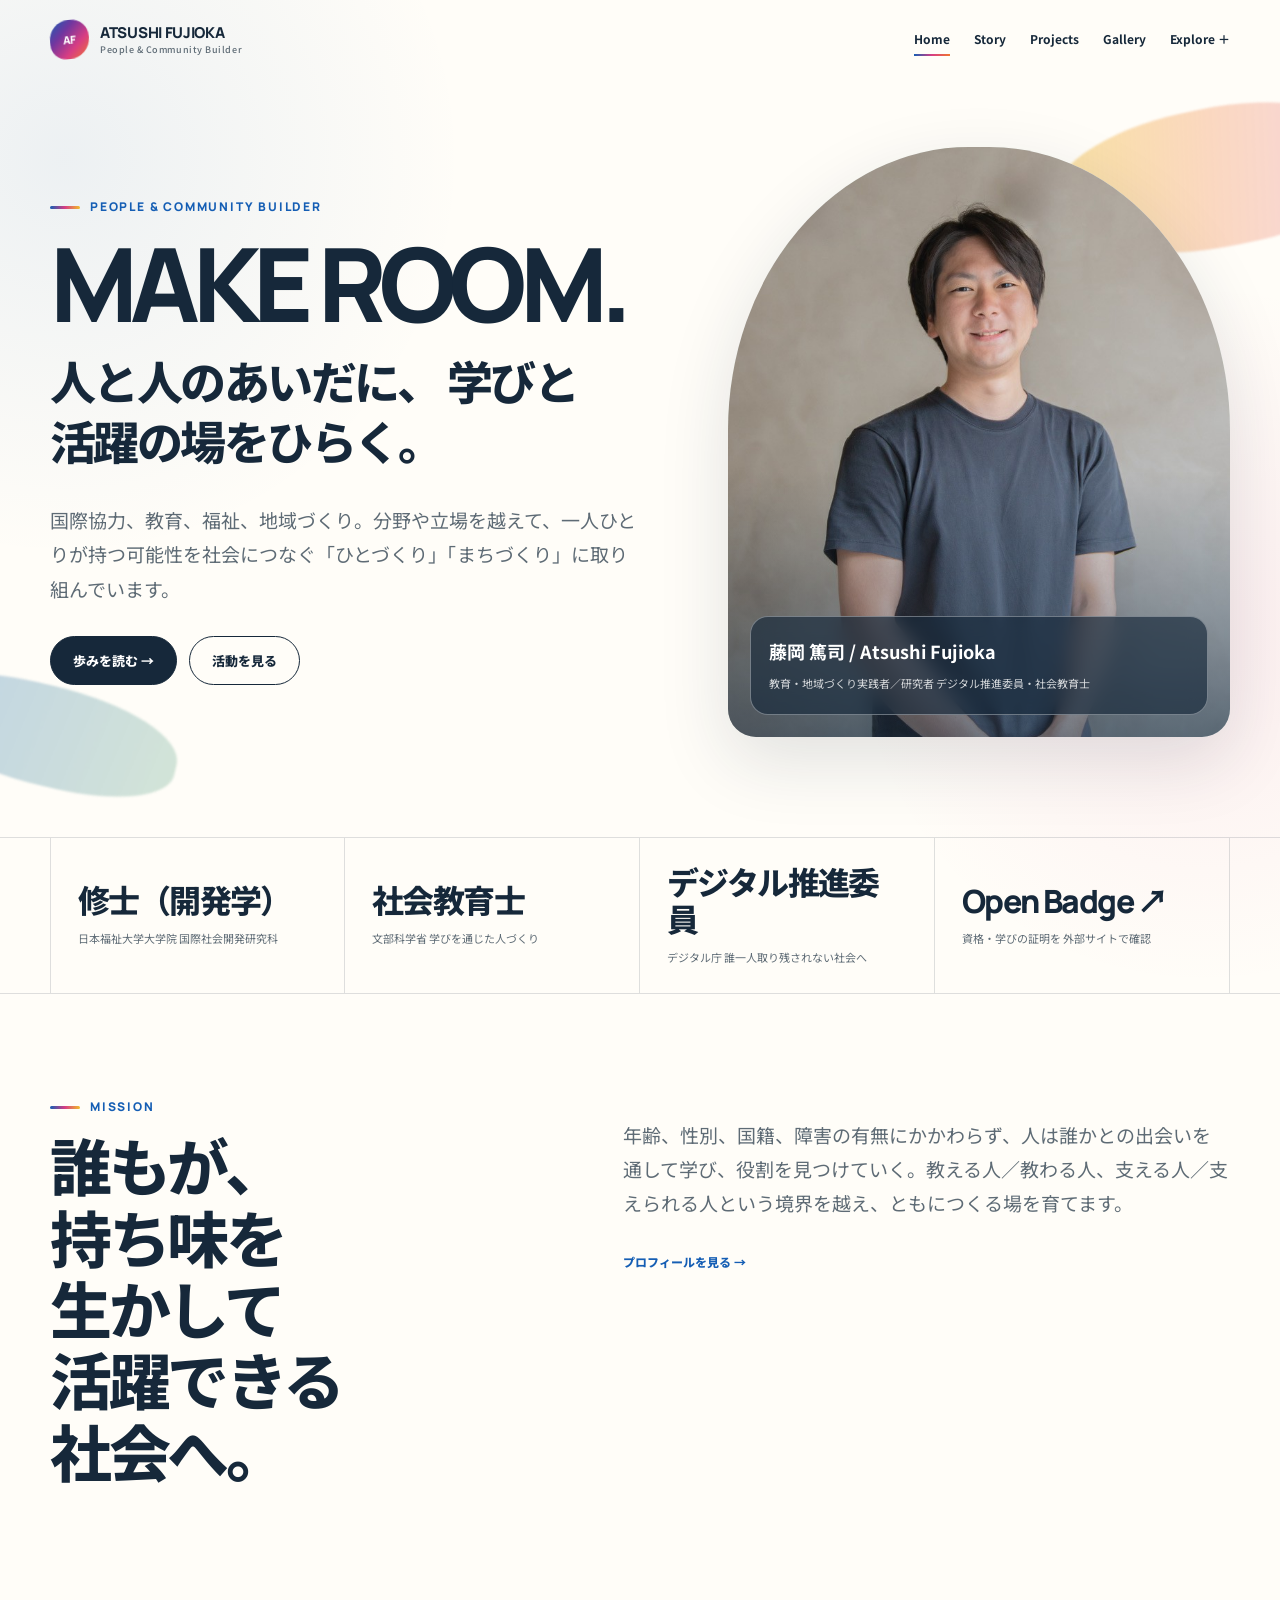
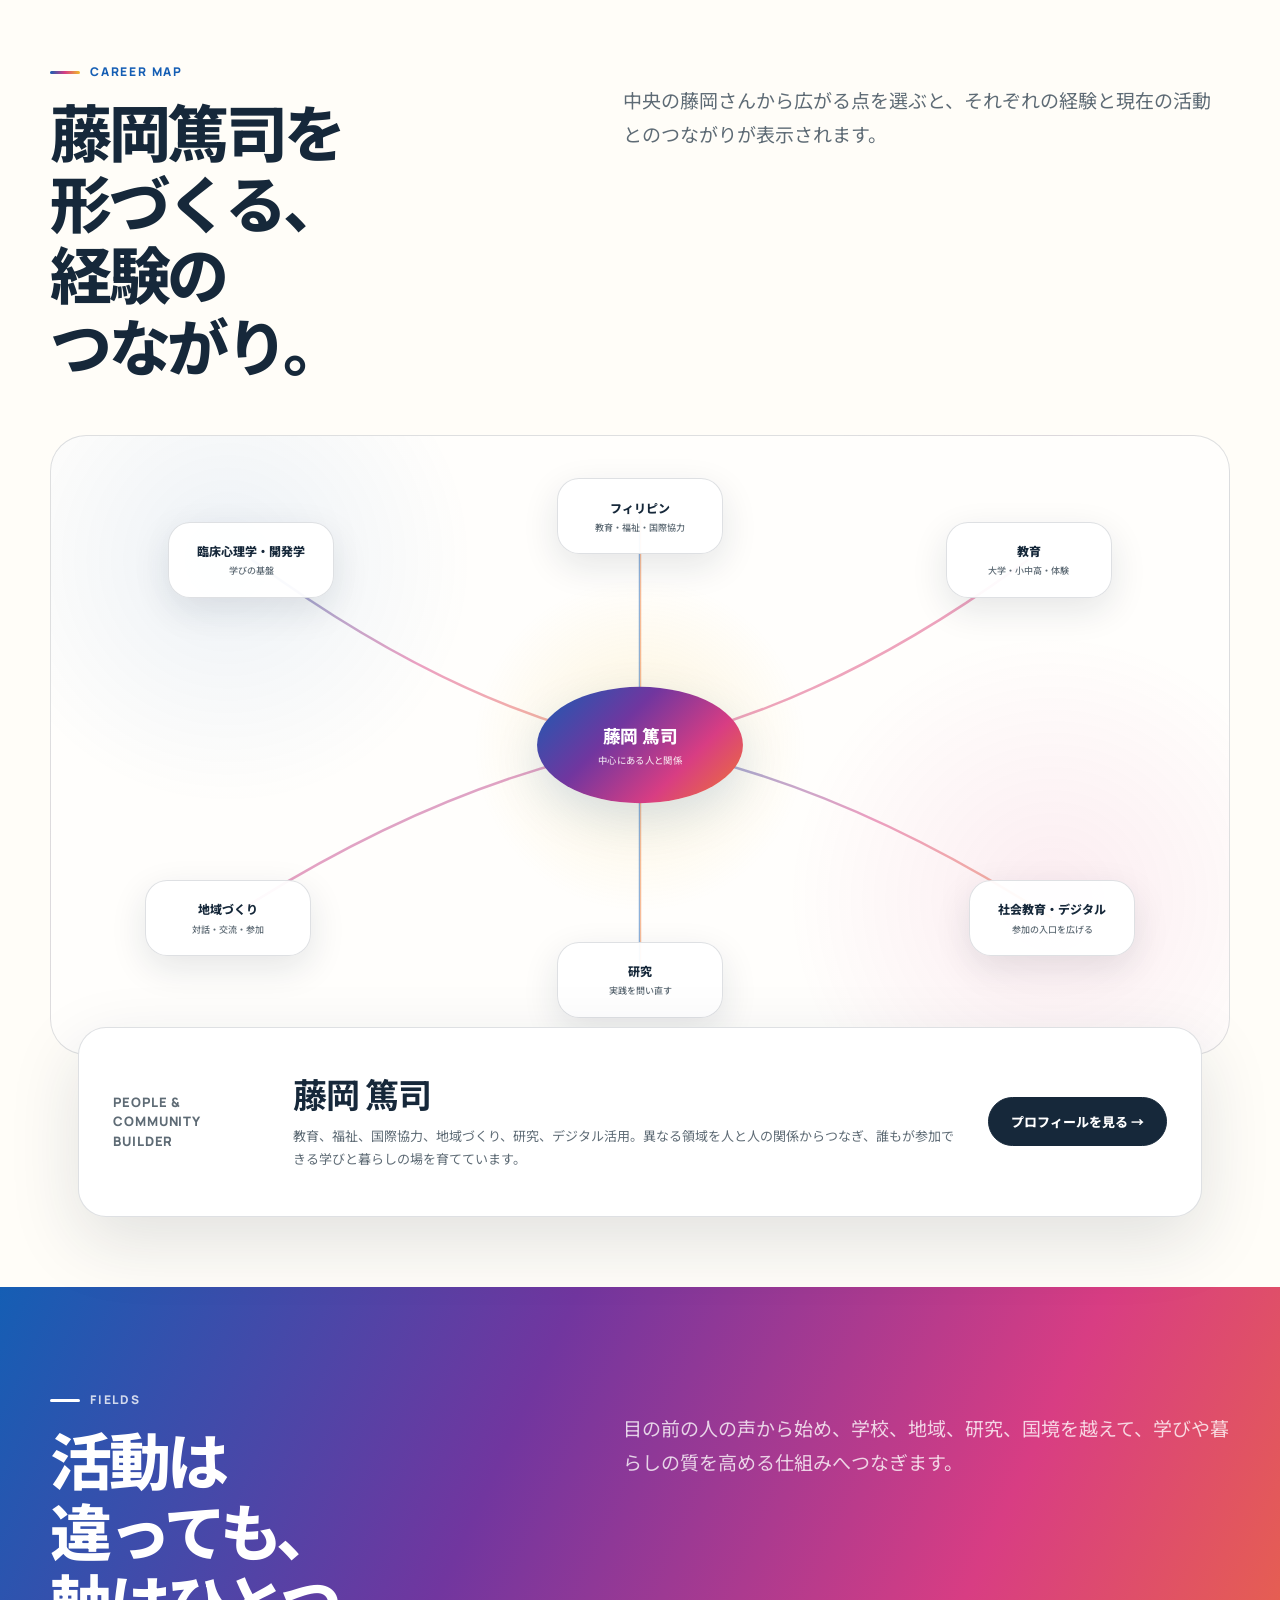
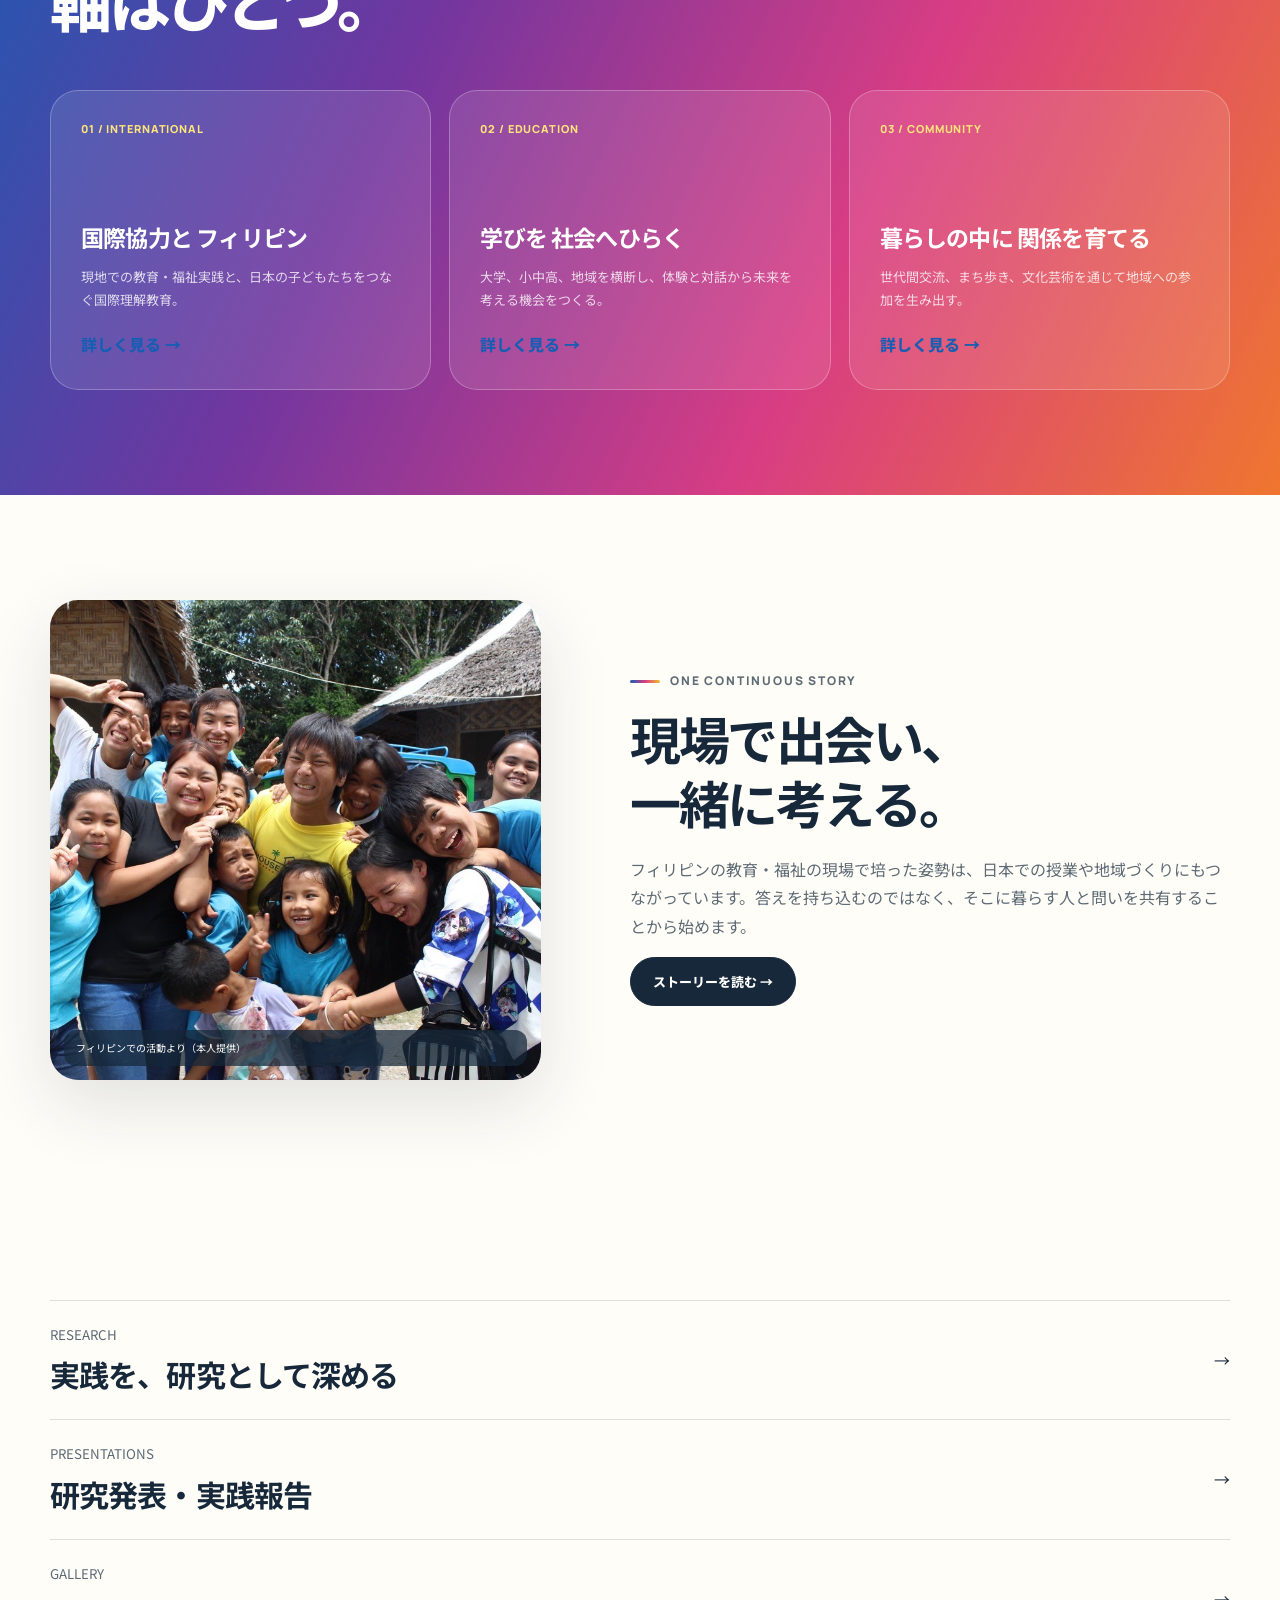
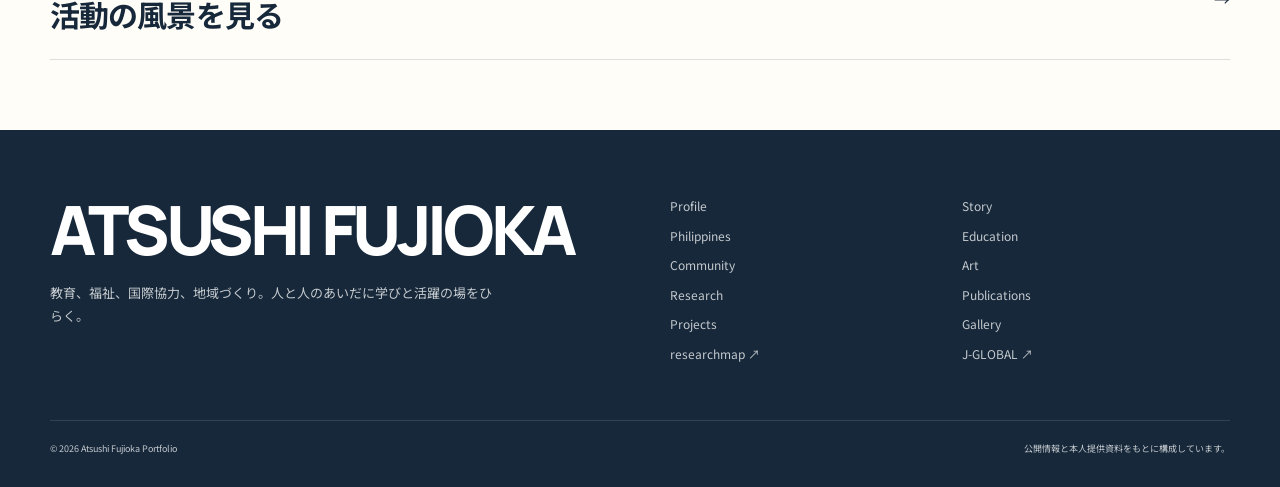
<file: index.html>
<!doctype html>
<html lang="ja">
<head>
  <meta charset="utf-8"><meta name="viewport" content="width=device-width,initial-scale=1">
  <meta name="description" content="藤岡篤司の公式ポートフォリオ。国際協力、教育、福祉、地域づくりを横断し、誰もが活躍できる学びと暮らしを育てる実践を紹介します。">
  <meta property="og:title" content="藤岡篤司 | ひとづくり・まちづくり"><meta property="og:description" content="人と人のあいだに、学びと活躍の場をひらく。"><meta property="og:type" content="website"><meta property="og:image" content="assets/images/profile-full.jpg">
  <title>藤岡篤司 | ひとづくり・まちづくり</title>
  <link rel="preconnect" href="https://fonts.googleapis.com"><link rel="preconnect" href="https://fonts.gstatic.com" crossorigin>
  <link href="https://fonts.googleapis.com/css2?family=Manrope:wght@500;700;800&family=Noto+Sans+JP:wght@400;500;700;900&display=swap" rel="stylesheet">
  <link rel="stylesheet" href="styles.css"><script src="script.js" defer></script>
</head>
<body>
  <div data-site-header></div>
  <main id="main">
    <section class="hero"><div class="container hero-grid">
      <div class="hero-copy reveal">
        <p class="eyebrow">People & Community Builder</p>
        <h1 class="display">MAKE ROOM.<span class="jp">人と人のあいだに、 学びと活躍の場をひらく。</span></h1>
        <p class="lead">国際協力、教育、福祉、地域づくり。分野や立場を越えて、一人ひとりが持つ可能性を社会につなぐ「ひとづくり」「まちづくり」に取り組んでいます。</p>
        <div class="hero-actions"><a class="button" href="story.html">歩みを読む →</a><a class="button button-light" href="projects.html">活動を見る</a></div>
      </div>
      <figure class="portrait reveal"><img src="assets/images/profile-full.jpg" alt="穏やかな表情で立つ藤岡篤司" width="682" height="1024"><figcaption><strong>藤岡 篤司 / Atsushi Fujioka</strong><span>教育・地域づくり実践者／研究者 デジタル推進委員・社会教育士</span></figcaption></figure>
    </div></section>
    <section class="proof-strip"><div class="container proof-grid">
      <div class="proof-item"><span class="proof-value">修士（開発学）</span><span class="proof-label">日本福祉大学大学院 国際社会開発研究科</span></div>
      <div class="proof-item"><span class="proof-value">社会教育士</span><span class="proof-label">文部科学省 学びを通じた人づくり</span></div>
      <div class="proof-item"><span class="proof-value">デジタル推進委員</span><span class="proof-label">デジタル庁 誰一人取り残されない社会へ</span></div>
      <a class="proof-item" href="https://www.openbadge-global.com/api/v1.0/openBadge/v2/Wallet/Public/GetAssertionShare/eGNsNVZVbk5oZUk2REtxVVVteVFwZz09" target="_blank" rel="noopener"><span class="proof-value">Open Badge ↗</span><span class="proof-label">資格・学びの証明を 外部サイトで確認</span></a>
    </div></section>
    <section class="section"><div class="container split">
      <div class="reveal"><p class="eyebrow">Mission</p><h2 class="section-title">誰もが、持ち味を生かして活躍できる社会へ。</h2></div>
      <div class="reveal"><p class="lead">年齢、性別、国籍、障害の有無にかかわらず、人は誰かとの出会いを通して学び、役割を見つけていく。教える人／教わる人、支える人／支えられる人という境界を越え、ともにつくる場を育てます。</p><a class="source-link" href="profile.html">プロフィールを見る →</a></div>
    </div></section>
    <section class="section-tight"><div class="container">
      <div class="split reveal"><div><p class="eyebrow">Career Map</p><h2 class="section-title">藤岡篤司を形づくる、経験のつながり。</h2></div><p class="lead">中央の藤岡さんから広がる点を選ぶと、それぞれの経験と現在の活動とのつながりが表示されます。</p></div>
      <div class="career-map reveal" data-career-map>
        <div class="career-map-stage">
          <svg class="career-map-lines" aria-hidden="true">
            <defs><linearGradient id="career-line-gradient" x1="0" y1="0" x2="1" y2="1"><stop offset="0" stop-color="#155eb4"/><stop offset=".5" stop-color="#d83d83"/><stop offset="1" stop-color="#ef762f"/></linearGradient></defs>
          </svg>
          <button class="map-node map-node-center" id="map-center" type="button" style="--x:50%;--y:50%" data-map-node data-label="藤岡 篤司" data-meta="PEOPLE & COMMUNITY BUILDER" data-detail="教育、福祉、国際協力、地域づくり、研究、デジタル活用。異なる領域を人と人の関係からつなぎ、誰もが参加できる学びと暮らしの場を育てています。" data-href="profile.html" data-link="プロフィールを見る" aria-pressed="true">藤岡 篤司<small>中心にある人と関係</small></button>
          <button class="map-node" type="button" style="--x:17%;--y:20%" data-map-node data-label="学びの基盤" data-meta="2009—2022 / PSYCHOLOGY & DEVELOPMENT" data-detail="臨床心理学を学び、フィリピンでの実践を経て、大学院で修士（開発学）を取得。人の内面と社会・地域の両方を捉える視点を培いました。" data-href="profile.html" data-link="学歴・経歴を見る">臨床心理学・開発学<small>学びの基盤</small></button>
          <button class="map-node" type="button" style="--x:50%;--y:13%" data-map-node data-label="フィリピン" data-meta="2015頃— / INTERNATIONAL COOPERATION" data-detail="House of Joyやサンロケ小学校を中心に、子ども、家族、学校と関係を築きました。未来教室や日本との学校交流へ経験をつないでいます。" data-href="philippines.html" data-link="フィリピンでの活動">フィリピン<small>教育・福祉・国際協力</small></button>
          <button class="map-node" type="button" style="--x:83%;--y:20%" data-map-node data-label="教育" data-meta="2019— / UNIVERSITY & SCHOOL" data-detail="大学講師、国際理解教育、キャリア対話、農林業体験、部活動指導。学校の内外にある人や地域を学びの資源としてつないでいます。" data-href="education.html" data-link="教育実践を見る">教育<small>大学・小中高・体験</small></button>
          <button class="map-node" type="button" style="--x:15%;--y:78%" data-map-node data-label="地域づくり" data-meta="2022— / COMMUNITY DEVELOPMENT" data-detail="SUNトーク、ツワトーク、にちはらクエストなどを通じ、世代や立場を越えた対話と地域参加のきっかけをつくっています。" data-href="community.html" data-link="地域づくりを見る">地域づくり<small>対話・交流・参加</small></button>
          <button class="map-node" type="button" style="--x:50%;--y:88%" data-map-node data-label="研究" data-meta="2019— / PRACTICE & RESEARCH" data-detail="フィリピンの学習困難児支援、ICT、人生体験型学習、アートとまちづくりを研究。現場と研究を往復し、実践知を共有しています。" data-href="research.html" data-link="研究領域を見る">研究<small>実践を問い直す</small></button>
          <button class="map-node" type="button" style="--x:85%;--y:78%" data-map-node data-label="社会教育・デジタル" data-meta="CURRENT / INCLUSIVE PARTICIPATION" data-detail="社会教育士、デジタル推進委員として、学びとデジタル活用の両面から、誰一人取り残されない参加の場づくりに取り組んでいます。" data-href="profile.html" data-link="肩書と現在の活動">社会教育・デジタル<small>参加の入口を広げる</small></button>
        </div>
        <div class="career-map-detail" aria-live="polite">
          <p class="career-map-detail-meta" data-map-meta>PEOPLE & COMMUNITY BUILDER</p>
          <div><h3 data-map-title>藤岡 篤司</h3><p data-map-detail>教育、福祉、国際協力、地域づくり、研究、デジタル活用。異なる領域を人と人の関係からつなぎ、誰もが参加できる学びと暮らしの場を育てています。</p></div>
          <a class="button" data-map-link href="profile.html">プロフィールを見る →</a>
        </div>
      </div>
    </div></section>
    <section class="section color-band"><div class="container">
      <div class="split"><div class="reveal"><p class="eyebrow">Fields</p><h2 class="section-title">活動は違っても、軸はひとつ。</h2></div><p class="lead reveal">目の前の人の声から始め、学校、地域、研究、国境を越えて、学びや暮らしの質を高める仕組みへつなぎます。</p></div>
      <div class="cards">
        <a class="card reveal" href="philippines.html"><span class="card-tag">01 / INTERNATIONAL</span><h3>国際協力と フィリピン</h3><p>現地での教育・福祉実践と、日本の子どもたちをつなぐ国際理解教育。</p><span class="arrow">詳しく見る →</span></a>
        <a class="card reveal" href="education.html"><span class="card-tag">02 / EDUCATION</span><h3>学びを 社会へひらく</h3><p>大学、小中高、地域を横断し、体験と対話から未来を考える機会をつくる。</p><span class="arrow">詳しく見る →</span></a>
        <a class="card reveal" href="community.html"><span class="card-tag">03 / COMMUNITY</span><h3>暮らしの中に 関係を育てる</h3><p>世代間交流、まち歩き、文化芸術を通じて地域への参加を生み出す。</p><span class="arrow">詳しく見る →</span></a>
      </div>
    </div></section>
    <section class="section"><div class="container feature">
      <figure class="feature-media reveal"><img src="assets/images/house-of-joy.jpg" alt="フィリピンの子どもたちやスタッフと笑顔で集まる藤岡篤司" width="1024" height="767" loading="lazy"><figcaption>フィリピンでの活動より（本人提供）</figcaption></figure>
      <div class="feature-copy reveal"><p class="eyebrow">One continuous story</p><h2>現場で出会い、 一緒に考える。</h2><p>フィリピンの教育・福祉の現場で培った姿勢は、日本での授業や地域づくりにもつながっています。答えを持ち込むのではなく、そこに暮らす人と問いを共有することから始めます。</p><a class="button" href="story.html">ストーリーを読む →</a></div>
    </div></section>
    <section class="section-tight"><div class="container link-list">
      <a href="research.html"><span><small>RESEARCH</small><strong>実践を、研究として深める</strong></span><span>→</span></a>
      <a href="publications.html"><span><small>PRESENTATIONS</small><strong>研究発表・実践報告</strong></span><span>→</span></a>
      <a href="gallery.html"><span><small>GALLERY</small><strong>活動の風景を見る</strong></span><span>→</span></a>
    </div></section>
  </main>
  <div data-site-footer></div>
</body>
</html>
</file>
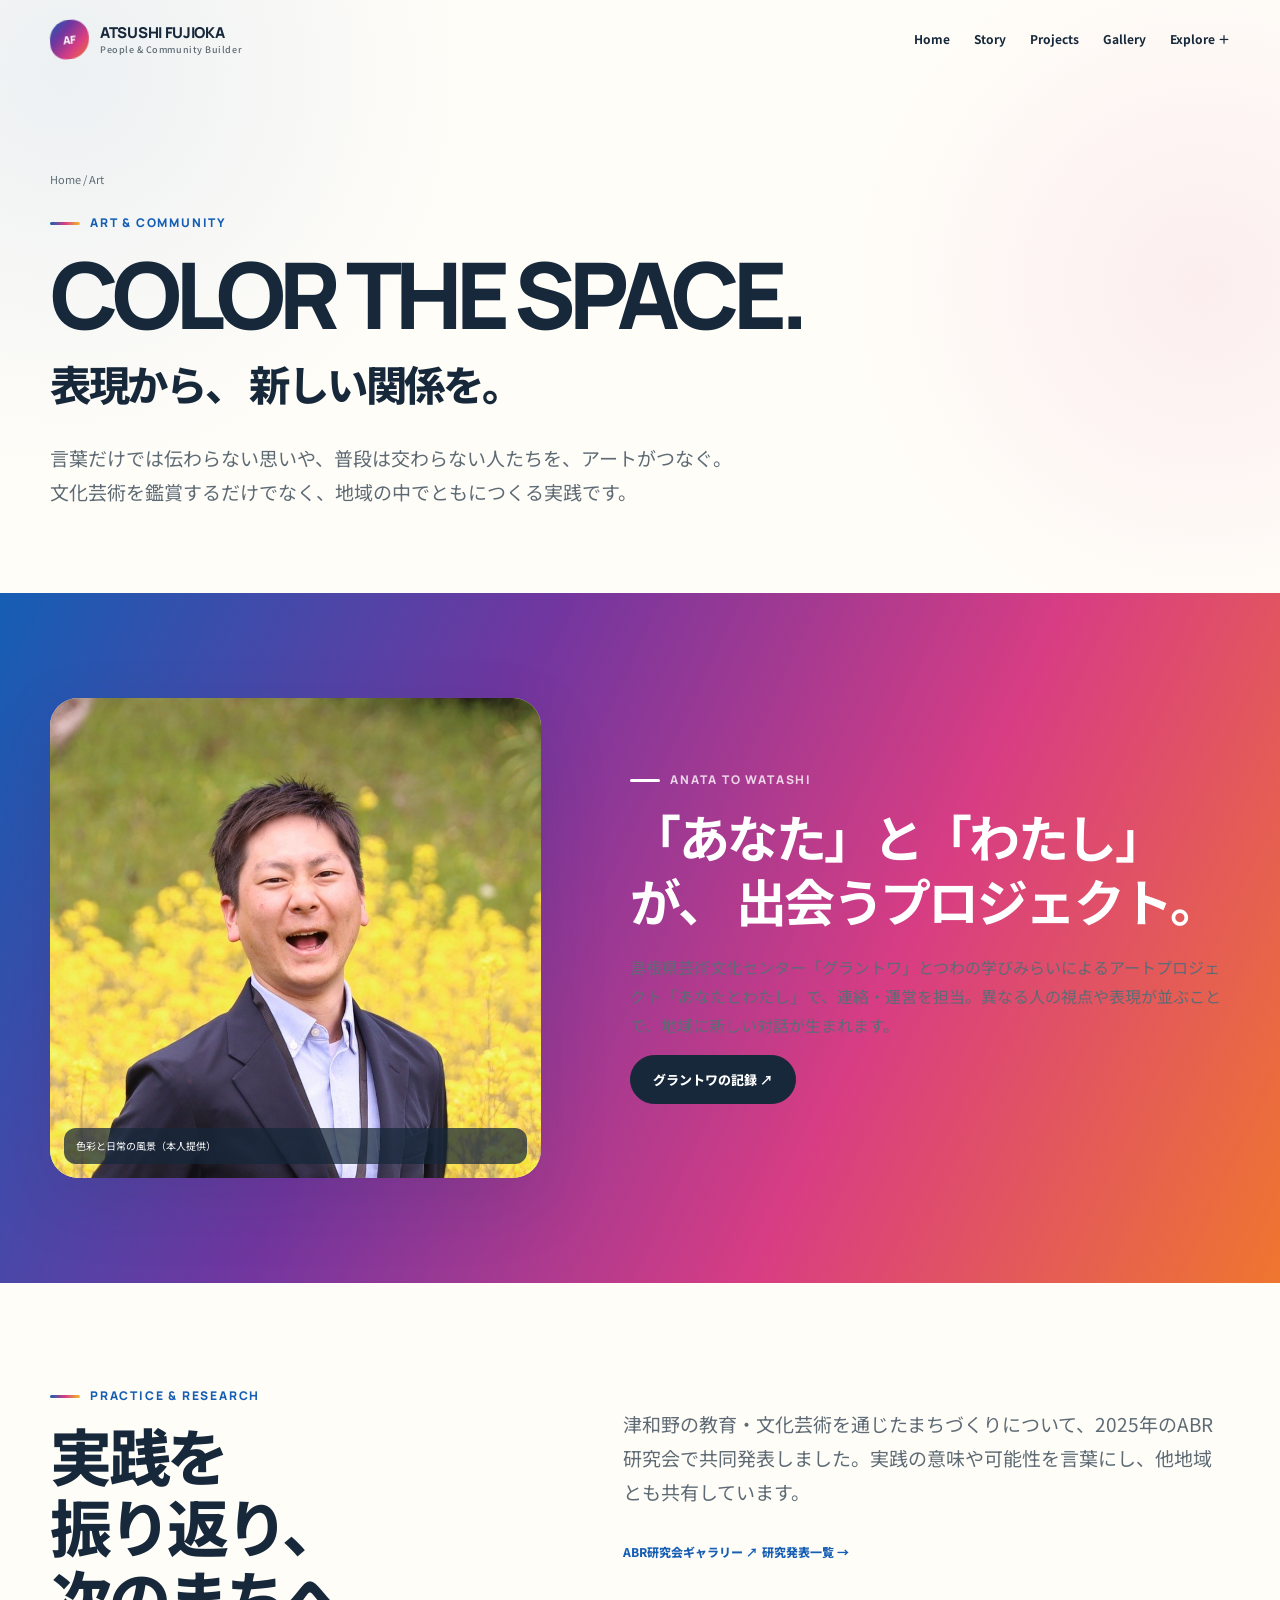
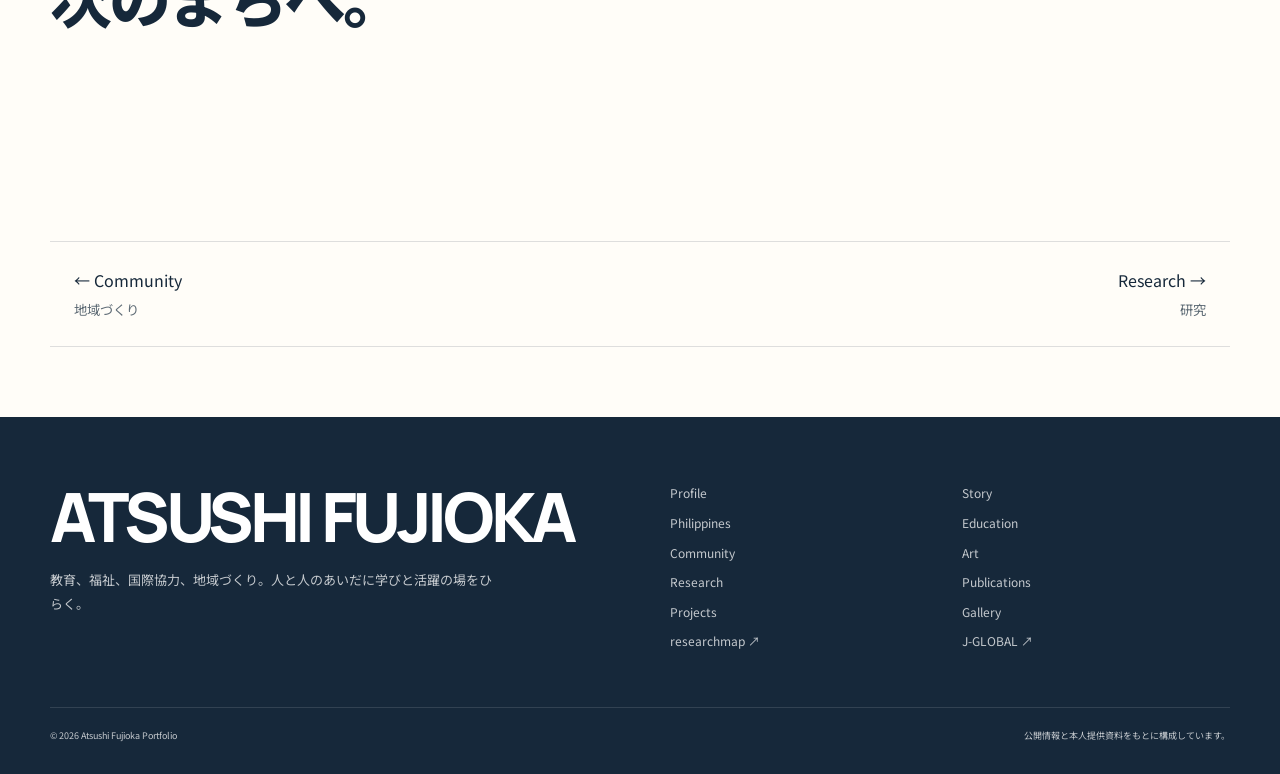
<file: art.html>
<!doctype html><html lang="ja"><head>
  <meta charset="utf-8"><meta name="viewport" content="width=device-width,initial-scale=1"><meta name="description" content="藤岡篤司の文化芸術を通じた教育・まちづくり。津和野のアートプロジェクト「あなたとわたし」。">
  <meta property="og:title" content="Art & Community | 藤岡篤司"><meta property="og:image" content="assets/images/profile-field.jpg"><title>Art & Community | 藤岡篤司</title>
  <link rel="preconnect" href="https://fonts.googleapis.com"><link rel="preconnect" href="https://fonts.gstatic.com" crossorigin><link href="https://fonts.googleapis.com/css2?family=Manrope:wght@500;700;800&family=Noto+Sans+JP:wght@400;500;700;900&display=swap" rel="stylesheet"><link rel="stylesheet" href="styles.css"><script src="script.js" defer></script>
</head><body><div data-site-header></div><main id="main">
  <section class="page-hero"><div class="container reveal"><p class="breadcrumb"><a href="index.html">Home</a> / Art</p><p class="eyebrow">Art & Community</p><h1 class="display">COLOR THE SPACE.<span class="jp">表現から、 新しい関係を。</span></h1><p class="lead">言葉だけでは伝わらない思いや、普段は交わらない人たちを、アートがつなぐ。文化芸術を鑑賞するだけでなく、地域の中でともにつくる実践です。</p></div></section>
  <section class="section color-band"><div class="container feature">
    <figure class="feature-media reveal"><img src="assets/images/profile-field.jpg" alt="色鮮やかな菜の花畑で笑う藤岡篤司" width="1024" height="682"><figcaption>色彩と日常の風景（本人提供）</figcaption></figure>
    <div class="feature-copy reveal"><p class="eyebrow">Anata to Watashi</p><h2>「あなた」と「わたし」が、 出会うプロジェクト。</h2><p>島根県芸術文化センター「グラントワ」とつわの学びみらいによるアートプロジェクト「あなたとわたし」で、連絡・運営を担当。異なる人の視点や表現が並ぶことで、地域に新しい対話が生まれます。</p><a class="button" href="https://www.grandtoit.jp/theater/event/5788/" target="_blank" rel="noopener">グラントワの記録 ↗</a></div>
  </div></section>
  <section class="section"><div class="container"><div class="split"><div class="reveal"><p class="eyebrow">Practice & Research</p><h2 class="section-title">実践を振り返り、次のまちへ。</h2></div><div class="reveal"><p class="lead">津和野の教育・文化芸術を通じたまちづくりについて、2025年のABR研究会で共同発表しました。実践の意味や可能性を言葉にし、他地域とも共有しています。</p><a class="source-link" href="http://m-kishi.com/abr-japan/ja/gallery2025.php" target="_blank" rel="noopener">ABR研究会ギャラリー ↗</a> <a class="source-link" href="publications.html">研究発表一覧 →</a></div></div></section>
  <section class="section-tight"><div class="container page-nav"><a href="community.html">← Community <small>地域づくり</small></a><a href="research.html">Research → <small>研究</small></a></div></section>
</main><div data-site-footer></div></body></html>
</file>
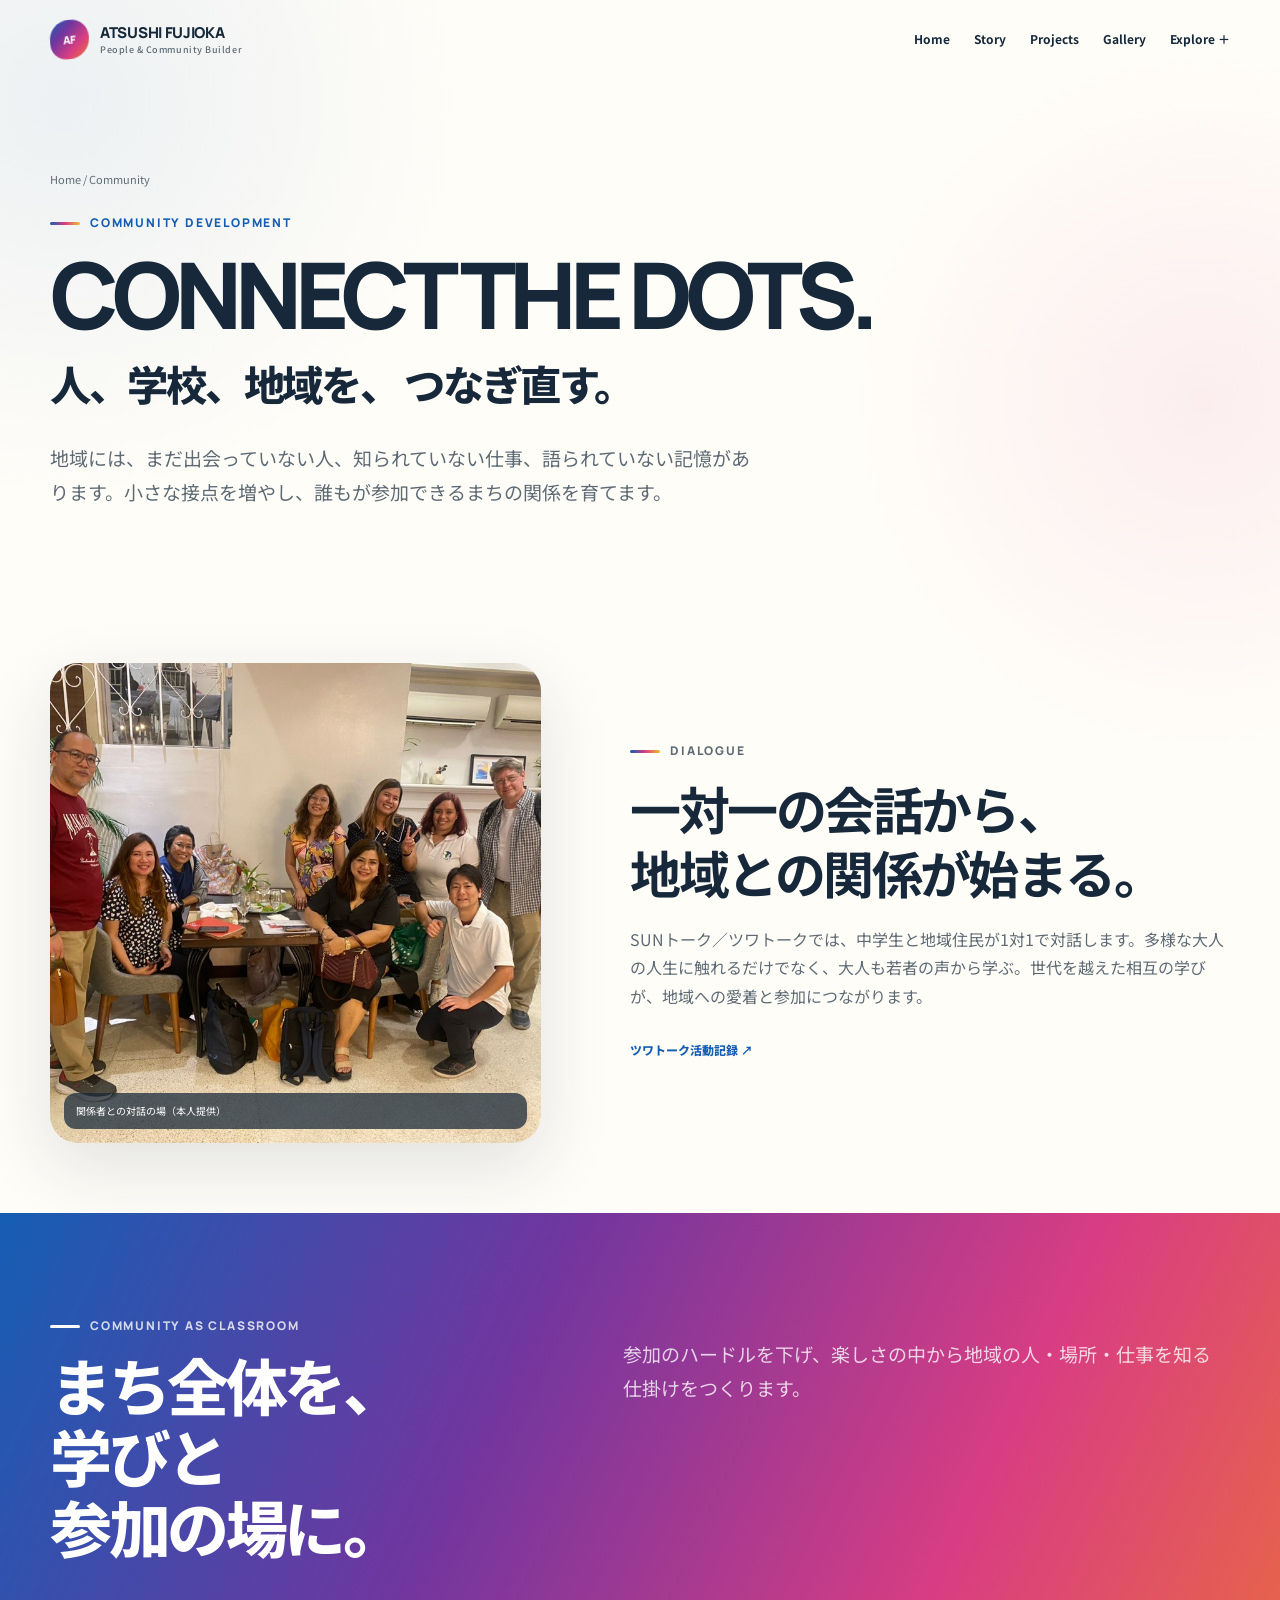
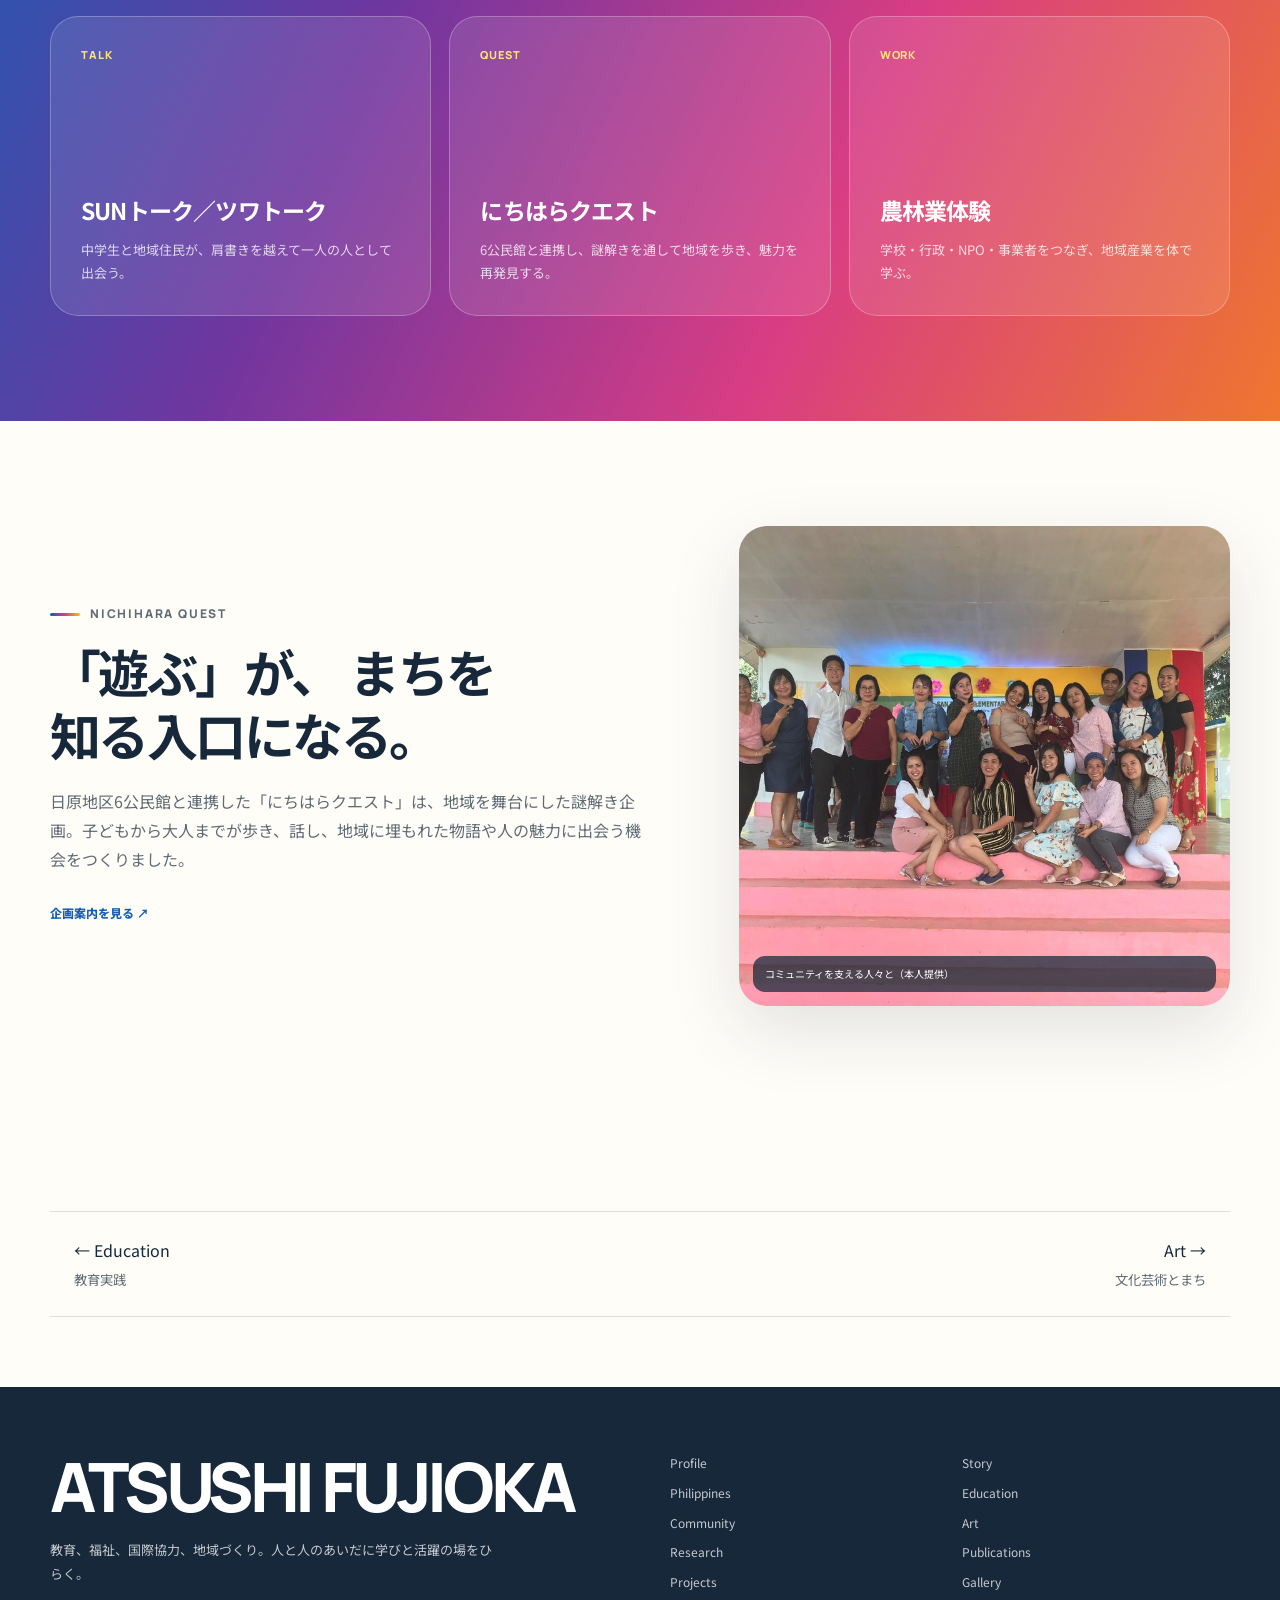
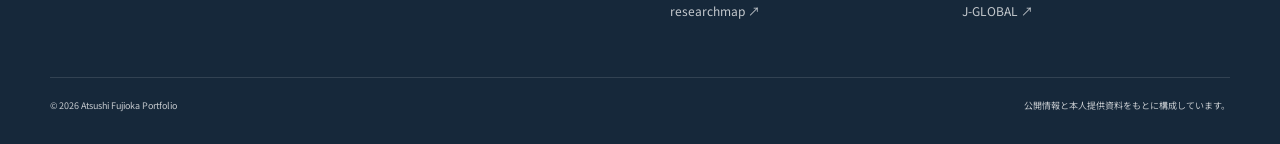
<file: community.html>
<!doctype html><html lang="ja"><head>
  <meta charset="utf-8"><meta name="viewport" content="width=device-width,initial-scale=1"><meta name="description" content="藤岡篤司の地域づくり。津和野での世代間対話、にちはらクエスト、学校と地域をつなぐ実践。">
  <meta property="og:title" content="Community | 藤岡篤司"><meta property="og:image" content="assets/images/community-meeting.jpg"><title>Community | 藤岡篤司</title>
  <link rel="preconnect" href="https://fonts.googleapis.com"><link rel="preconnect" href="https://fonts.gstatic.com" crossorigin><link href="https://fonts.googleapis.com/css2?family=Manrope:wght@500;700;800&family=Noto+Sans+JP:wght@400;500;700;900&display=swap" rel="stylesheet"><link rel="stylesheet" href="styles.css"><script src="script.js" defer></script>
</head><body><div data-site-header></div><main id="main">
  <section class="page-hero"><div class="container reveal"><p class="breadcrumb"><a href="index.html">Home</a> / Community</p><p class="eyebrow">Community Development</p><h1 class="display">CONNECT THE DOTS.<span class="jp">人、学校、地域を、 つなぎ直す。</span></h1><p class="lead">地域には、まだ出会っていない人、知られていない仕事、語られていない記憶があります。小さな接点を増やし、誰もが参加できるまちの関係を育てます。</p></div></section>
  <section class="section-tight"><div class="container feature">
    <figure class="feature-media reveal"><img src="assets/images/community-meeting.jpg" alt="海外の教育関係者らとテーブルを囲む藤岡篤司" width="1024" height="768"><figcaption>関係者との対話の場（本人提供）</figcaption></figure>
    <div class="feature-copy reveal"><p class="eyebrow">Dialogue</p><h2>一対一の会話から、 地域との関係が始まる。</h2><p>SUNトーク／ツワトークでは、中学生と地域住民が1対1で対話します。多様な大人の人生に触れるだけでなく、大人も若者の声から学ぶ。世代を越えた相互の学びが、地域への愛着と参加につながります。</p><a class="source-link" href="https://tsuwano-mm.org/shochu/cn208/" target="_blank" rel="noopener">ツワトーク活動記録 ↗</a></div>
  </div></section>
  <section class="section color-band"><div class="container"><div class="split"><div><p class="eyebrow">Community as classroom</p><h2 class="section-title">まち全体を、学びと参加の場に。</h2></div><p class="lead">参加のハードルを下げ、楽しさの中から地域の人・場所・仕事を知る仕掛けをつくります。</p></div><div class="cards">
    <article class="card"><span class="card-tag">TALK</span><h3>SUNトーク／ツワトーク</h3><p>中学生と地域住民が、肩書きを越えて一人の人として出会う。</p></article>
    <article class="card"><span class="card-tag">QUEST</span><h3>にちはらクエスト</h3><p>6公民館と連携し、謎解きを通して地域を歩き、魅力を再発見する。</p></article>
    <article class="card"><span class="card-tag">WORK</span><h3>農林業体験</h3><p>学校・行政・NPO・事業者をつなぎ、地域産業を体で学ぶ。</p></article>
  </div></div></section>
  <section class="section"><div class="container feature reverse">
    <div class="feature-copy reveal"><p class="eyebrow">Nichihara Quest</p><h2>「遊ぶ」が、 まちを知る入口になる。</h2><p>日原地区6公民館と連携した「にちはらクエスト」は、地域を舞台にした謎解き企画。子どもから大人までが歩き、話し、地域に埋もれた物語や人の魅力に出会う機会をつくりました。</p><a class="source-link" href="https://tsuwano-mm.org/news/machi125/" target="_blank" rel="noopener">企画案内を見る ↗</a></div>
    <figure class="feature-media reveal"><img src="assets/images/teachers-community.jpg" alt="フィリピンの学校教職員と並ぶ藤岡篤司" width="1024" height="768" loading="lazy"><figcaption>コミュニティを支える人々と（本人提供）</figcaption></figure>
  </div></section>
  <section class="section-tight"><div class="container page-nav"><a href="education.html">← Education <small>教育実践</small></a><a href="art.html">Art → <small>文化芸術とまち</small></a></div></section>
</main><div data-site-footer></div></body></html>
</file>
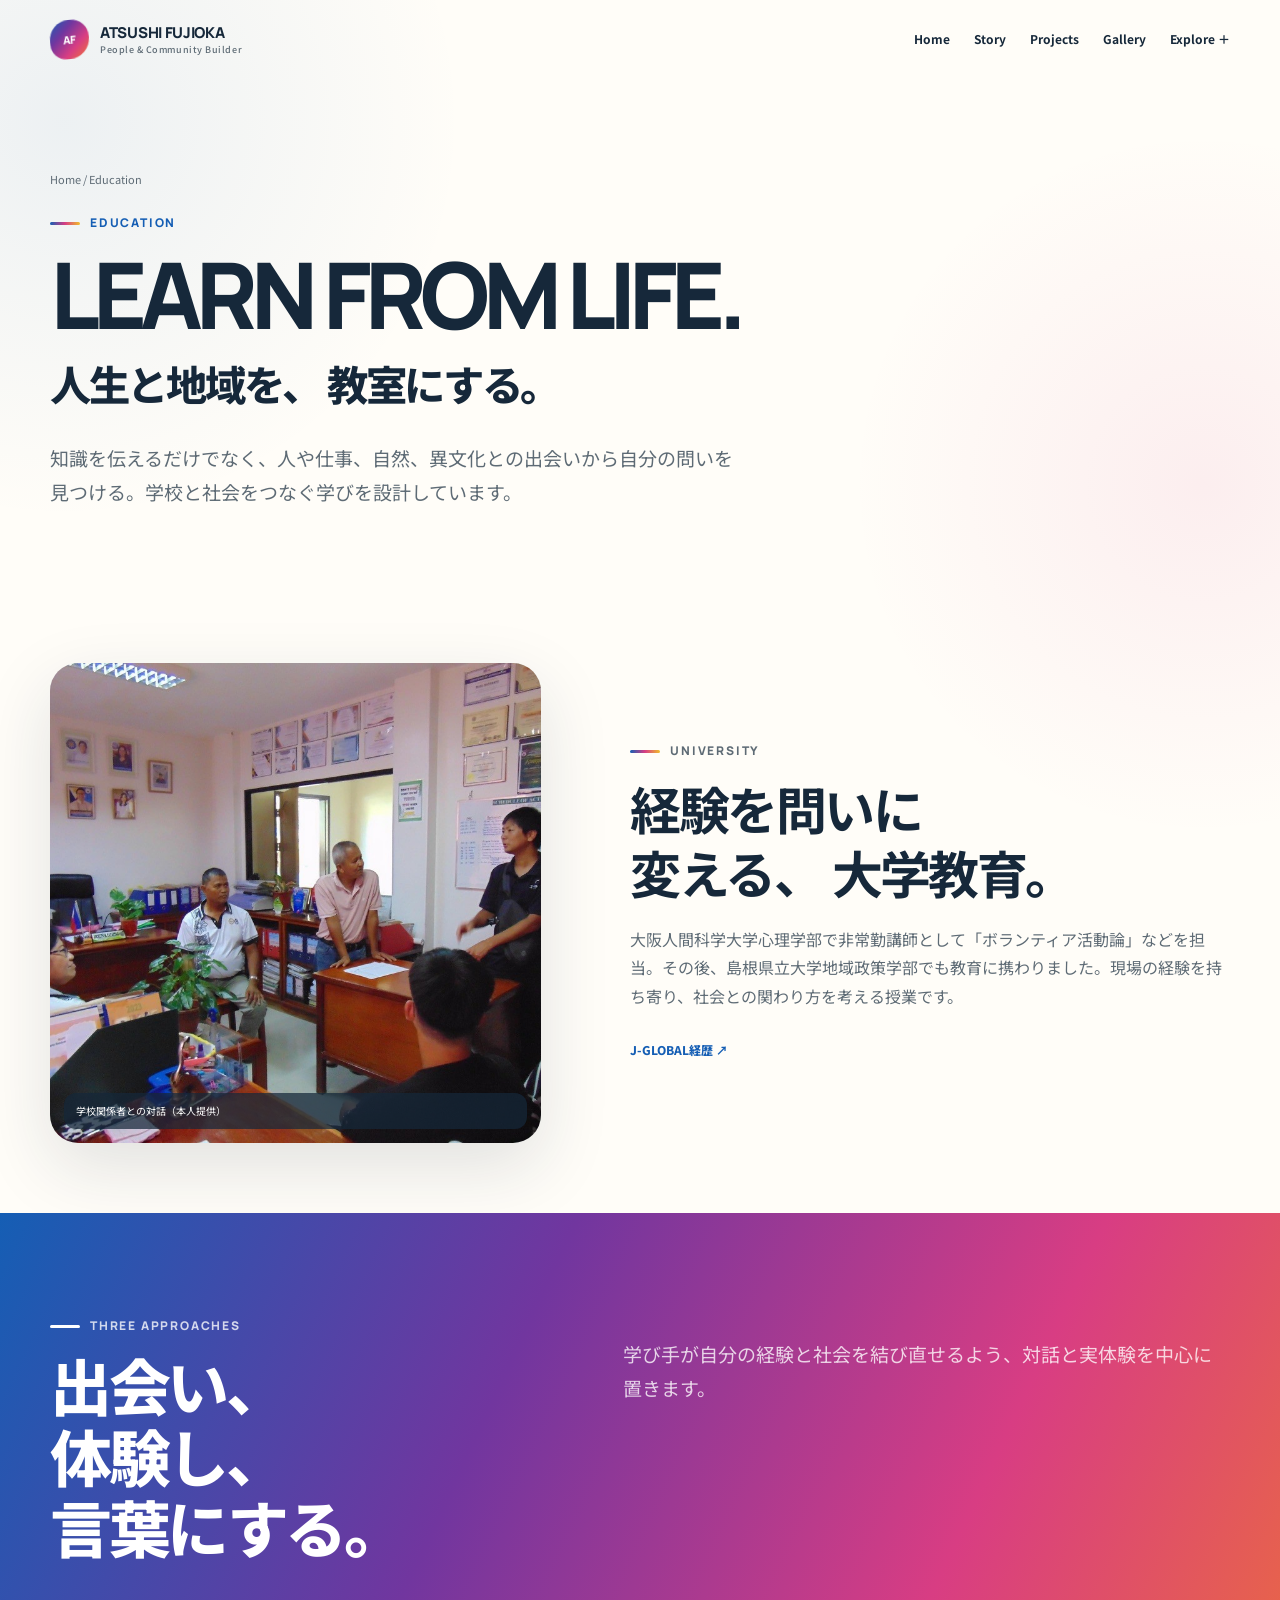
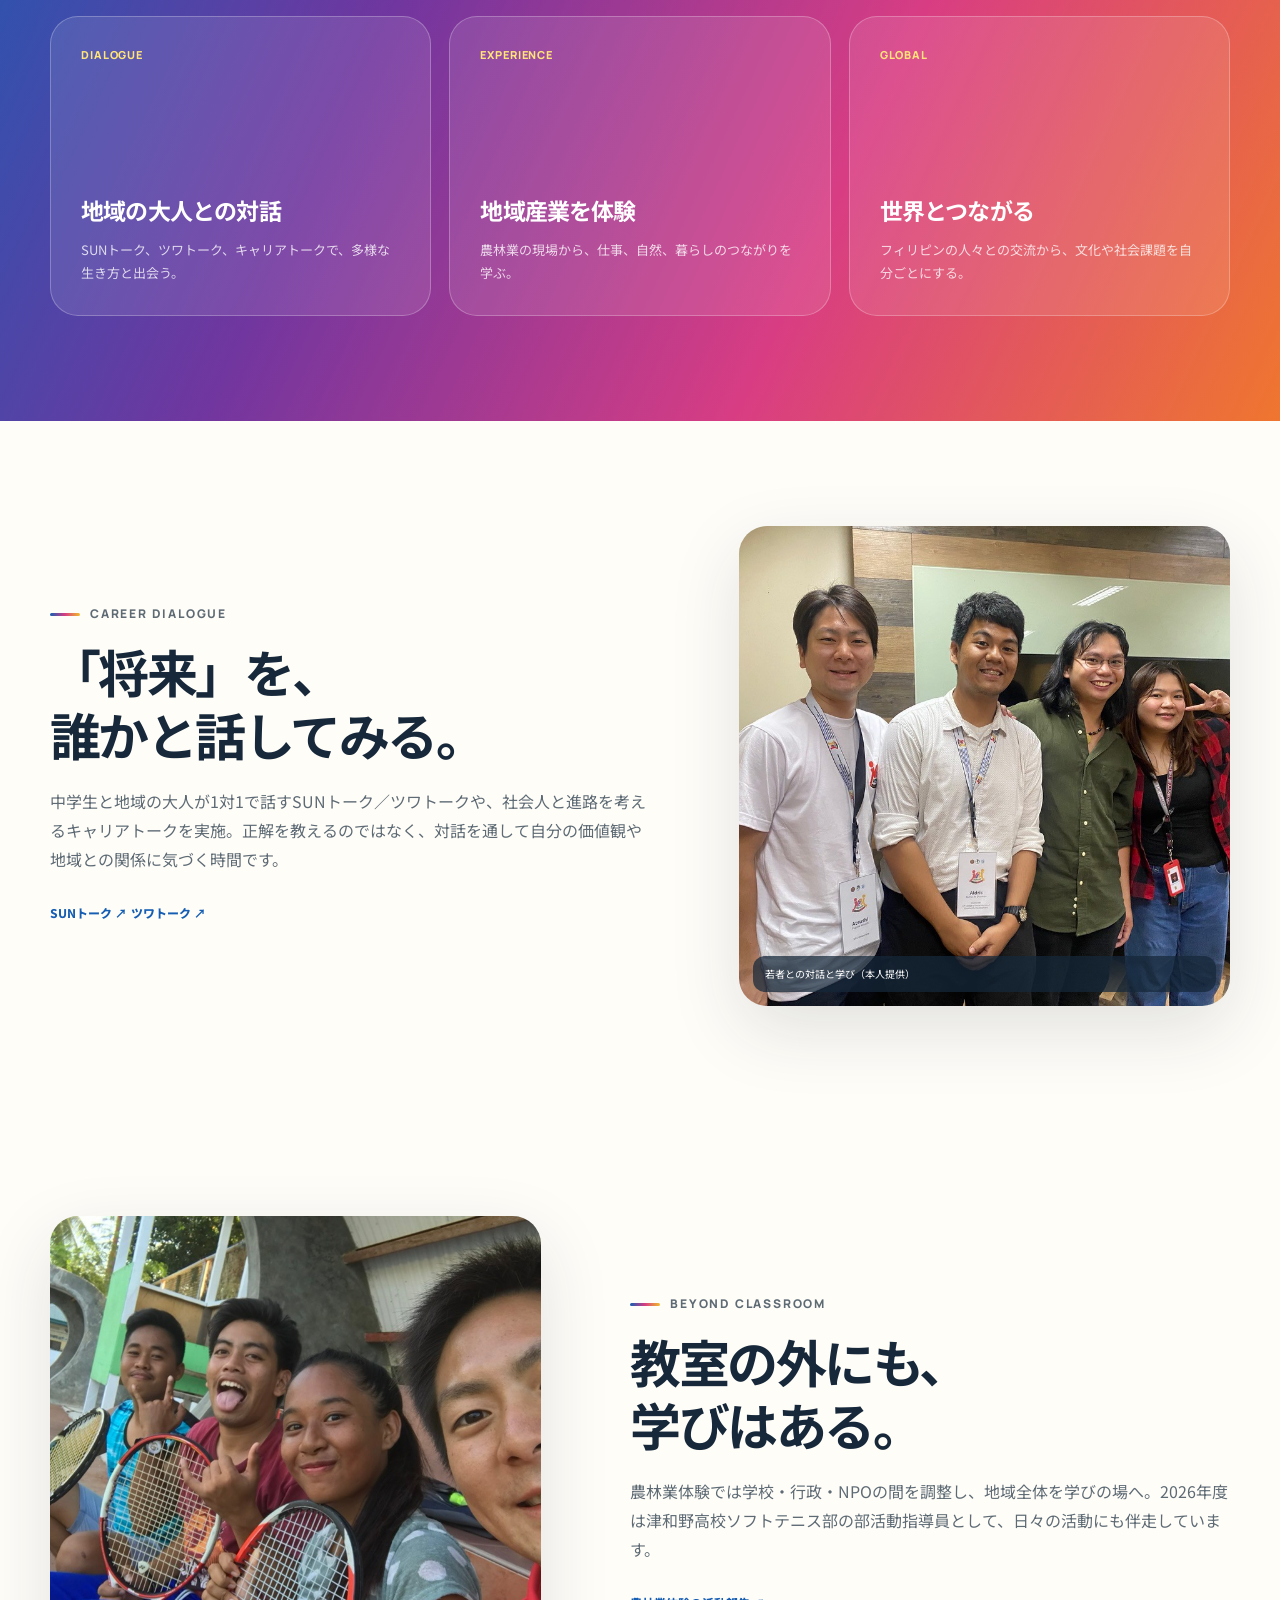
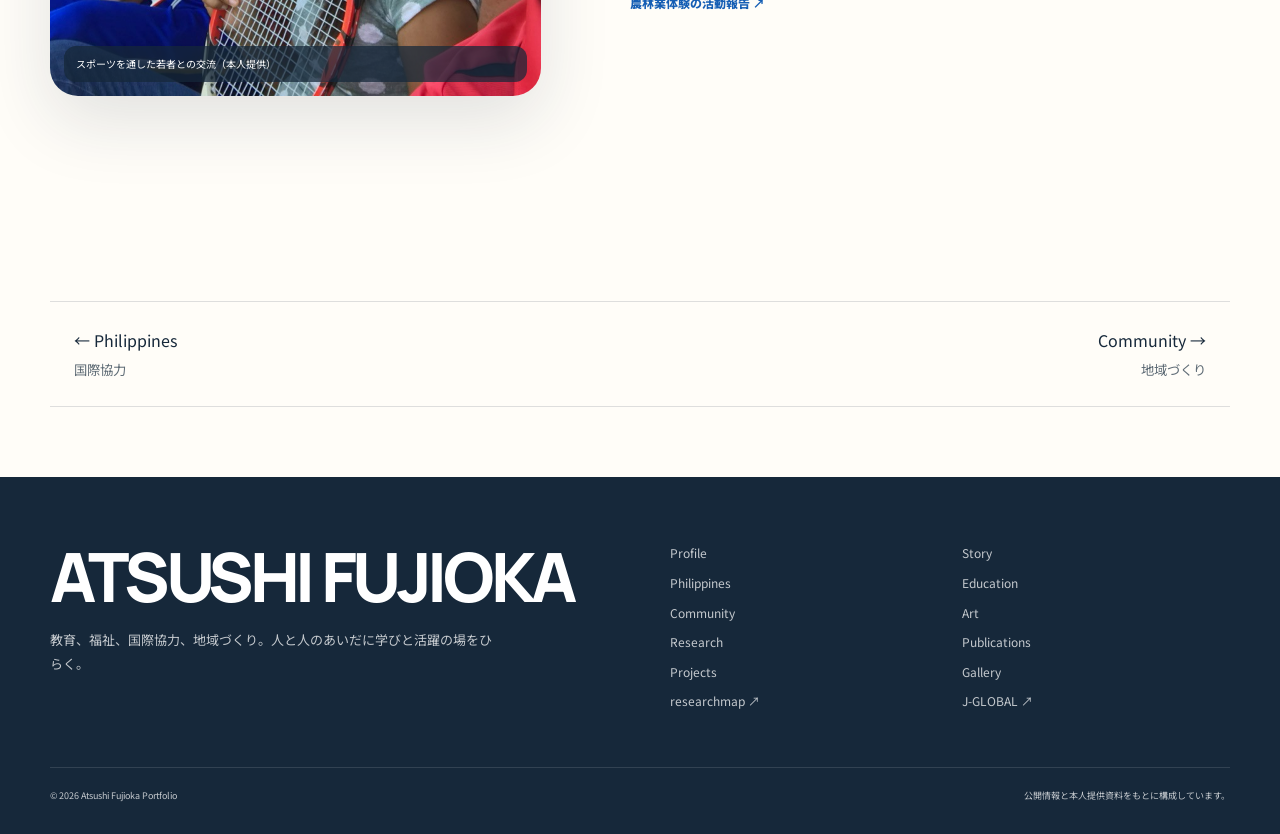
<file: education.html>
<!doctype html><html lang="ja"><head>
  <meta charset="utf-8"><meta name="viewport" content="width=device-width,initial-scale=1"><meta name="description" content="藤岡篤司の教育実践。大学講師、国際理解教育、キャリア対話、農林業体験、部活動指導。">
  <meta property="og:title" content="Education | 藤岡篤司"><meta property="og:image" content="assets/images/school-dialogue.jpg"><title>Education | 藤岡篤司</title>
  <link rel="preconnect" href="https://fonts.googleapis.com"><link rel="preconnect" href="https://fonts.gstatic.com" crossorigin><link href="https://fonts.googleapis.com/css2?family=Manrope:wght@500;700;800&family=Noto+Sans+JP:wght@400;500;700;900&display=swap" rel="stylesheet"><link rel="stylesheet" href="styles.css"><script src="script.js" defer></script>
</head><body><div data-site-header></div><main id="main">
  <section class="page-hero"><div class="container reveal"><p class="breadcrumb"><a href="index.html">Home</a> / Education</p><p class="eyebrow">Education</p><h1 class="display">LEARN FROM LIFE.<span class="jp">人生と地域を、 教室にする。</span></h1><p class="lead">知識を伝えるだけでなく、人や仕事、自然、異文化との出会いから自分の問いを見つける。学校と社会をつなぐ学びを設計しています。</p></div></section>
  <section class="section-tight"><div class="container feature">
    <figure class="feature-media reveal"><img src="assets/images/school-dialogue.jpg" alt="フィリピンの学校職員を前に話す藤岡篤司" width="1024" height="768"><figcaption>学校関係者との対話（本人提供）</figcaption></figure>
    <div class="feature-copy reveal"><p class="eyebrow">University</p><h2>経験を問いに変える、 大学教育。</h2><p>大阪人間科学大学心理学部で非常勤講師として「ボランティア活動論」などを担当。その後、島根県立大学地域政策学部でも教育に携わりました。現場の経験を持ち寄り、社会との関わり方を考える授業です。</p><a class="source-link" href="https://jglobal.jst.go.jp/detail?JGLOBAL_ID=202401006218208820" target="_blank" rel="noopener">J-GLOBAL経歴 ↗</a></div>
  </div></section>
  <section class="section color-band"><div class="container"><div class="split"><div><p class="eyebrow">Three approaches</p><h2 class="section-title">出会い、体験し、言葉にする。</h2></div><p class="lead">学び手が自分の経験と社会を結び直せるよう、対話と実体験を中心に置きます。</p></div><div class="cards">
    <article class="card"><span class="card-tag">DIALOGUE</span><h3>地域の大人との対話</h3><p>SUNトーク、ツワトーク、キャリアトークで、多様な生き方と出会う。</p></article>
    <article class="card"><span class="card-tag">EXPERIENCE</span><h3>地域産業を体験</h3><p>農林業の現場から、仕事、自然、暮らしのつながりを学ぶ。</p></article>
    <article class="card"><span class="card-tag">GLOBAL</span><h3>世界とつながる</h3><p>フィリピンの人々との交流から、文化や社会課題を自分ごとにする。</p></article>
  </div></div></section>
  <section class="section"><div class="container feature reverse">
    <div class="feature-copy reveal"><p class="eyebrow">Career Dialogue</p><h2>「将来」を、 誰かと話してみる。</h2><p>中学生と地域の大人が1対1で話すSUNトーク／ツワトークや、社会人と進路を考えるキャリアトークを実施。正解を教えるのではなく、対話を通して自分の価値観や地域との関係に気づく時間です。</p><a class="source-link" href="https://tsuwano-mm.org/shochu/cn160/" target="_blank" rel="noopener">SUNトーク ↗</a> <a class="source-link" href="https://tsuwano-mm.org/shochu/cn208/" target="_blank" rel="noopener">ツワトーク ↗</a></div>
    <figure class="feature-media reveal"><img src="assets/images/youth-conference.jpg" alt="若者と国際的な交流イベントに参加する藤岡篤司" width="1024" height="768" loading="lazy"><figcaption>若者との対話と学び（本人提供）</figcaption></figure>
  </div></section>
  <section class="section"><div class="container feature">
    <figure class="feature-media reveal"><img src="assets/images/soft-tennis.jpg" alt="ラケットを持つ若者たちとコートで笑う藤岡篤司" width="1024" height="768" loading="lazy"><figcaption>スポーツを通した若者との交流（本人提供）</figcaption></figure>
    <div class="feature-copy reveal"><p class="eyebrow">Beyond Classroom</p><h2>教室の外にも、 学びはある。</h2><p>農林業体験では学校・行政・NPOの間を調整し、地域全体を学びの場へ。2026年度は津和野高校ソフトテニス部の部活動指導員として、日々の活動にも伴走しています。</p><a class="source-link" href="https://miratane.org/%E6%B4%BB%E5%8B%95%E5%A0%B1%E5%91%8A%E6%B4%A5%E5%92%8C%E9%87%8E%E4%B8%AD%E5%AD%A6%E6%A0%A12%E5%B9%B4%E7%94%9F%E3%81%AE%E8%BE%B2%E6%9E%97%E6%A5%AD%E4%BD%93%E9%A8%932%E6%97%A5%E9%96%93%E3%82%92/" target="_blank" rel="noopener">農林業体験の活動報告 ↗</a></div>
  </div></section>
  <section class="section-tight"><div class="container page-nav"><a href="philippines.html">← Philippines <small>国際協力</small></a><a href="community.html">Community → <small>地域づくり</small></a></div></section>
</main><div data-site-footer></div></body></html>
</file>
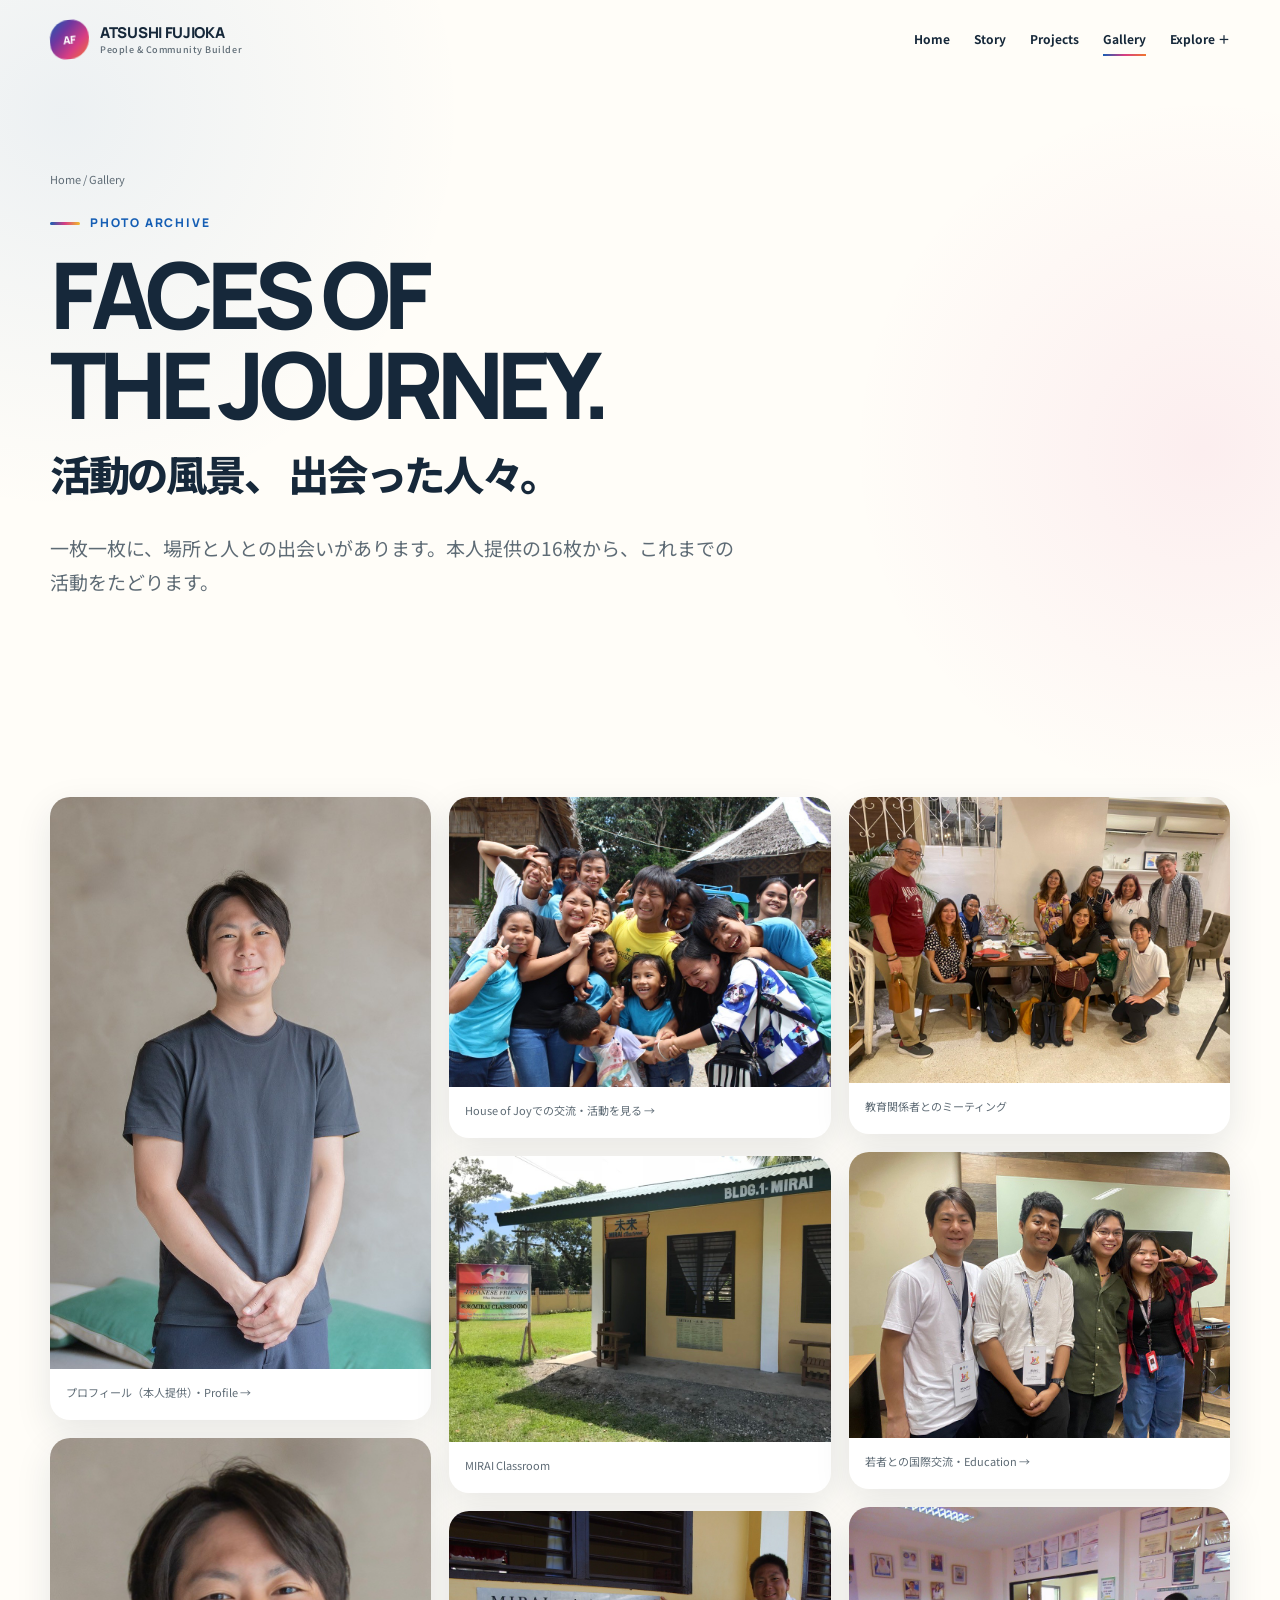
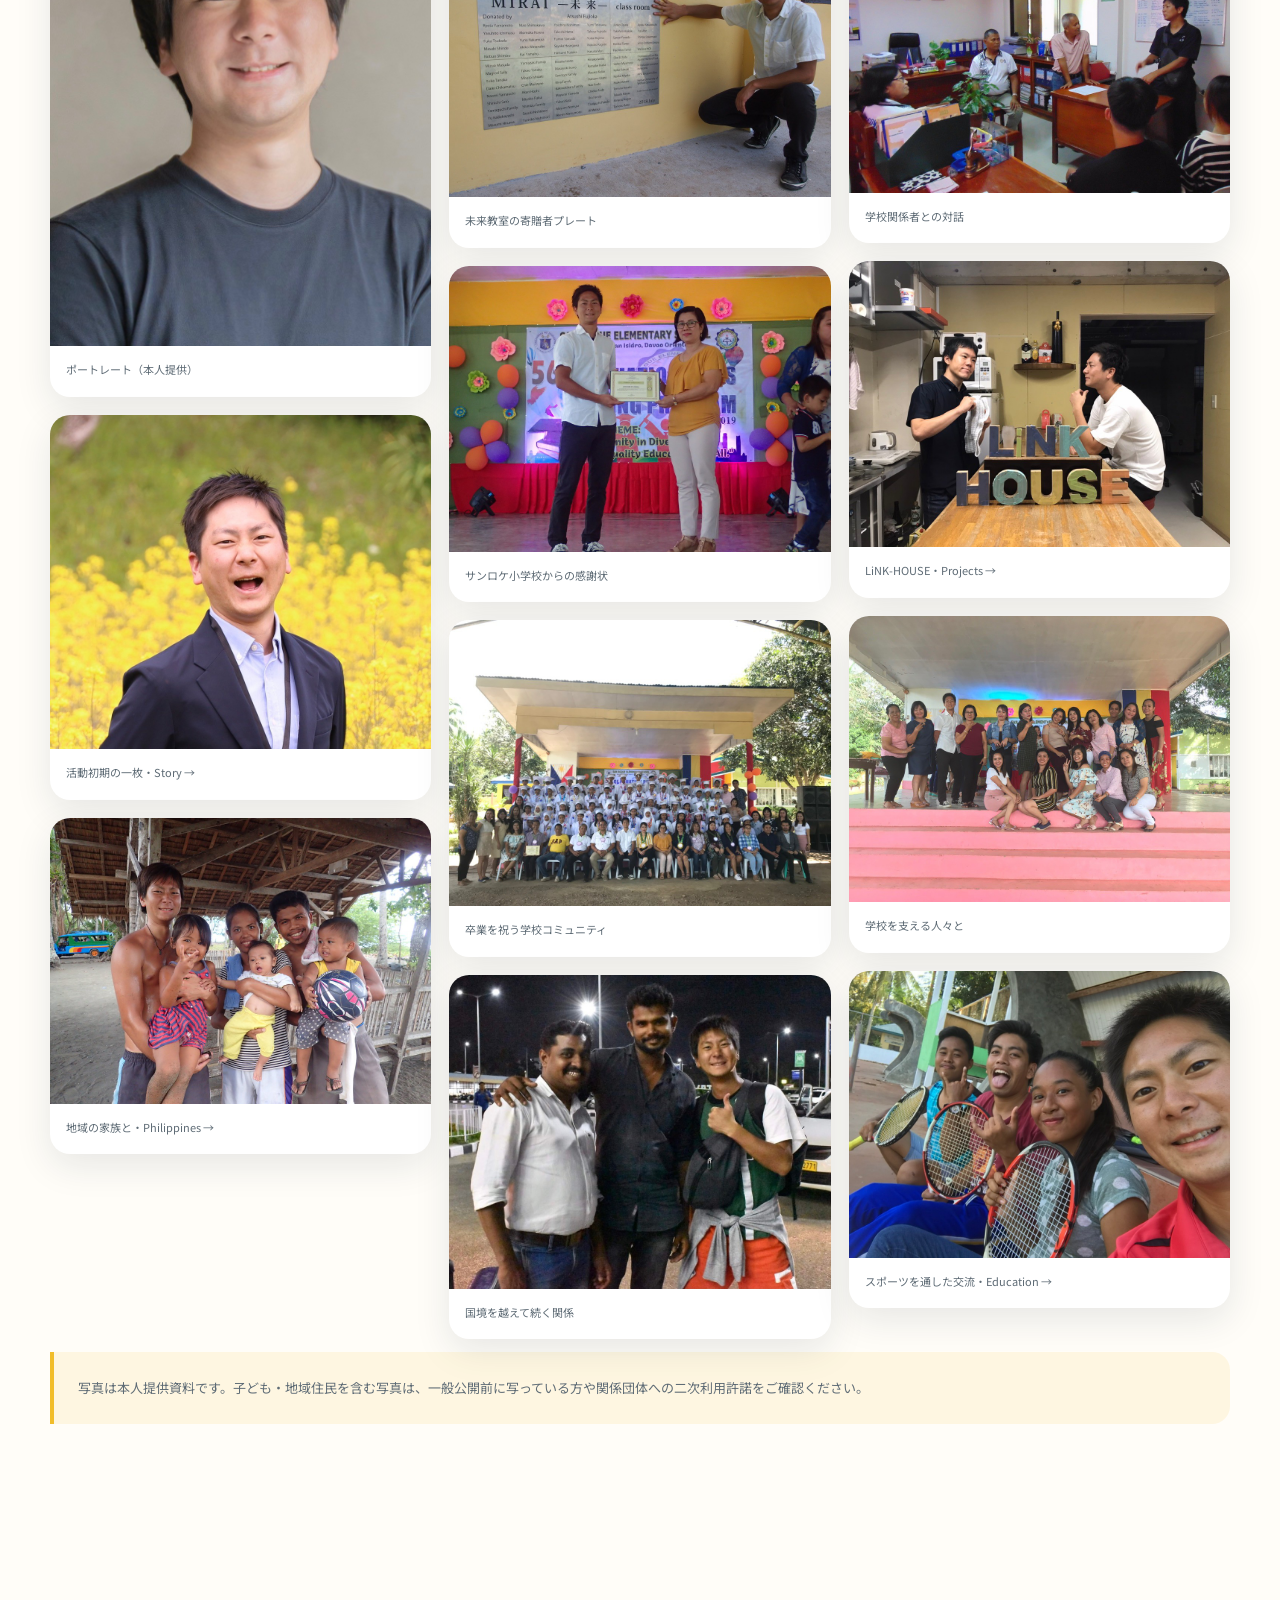
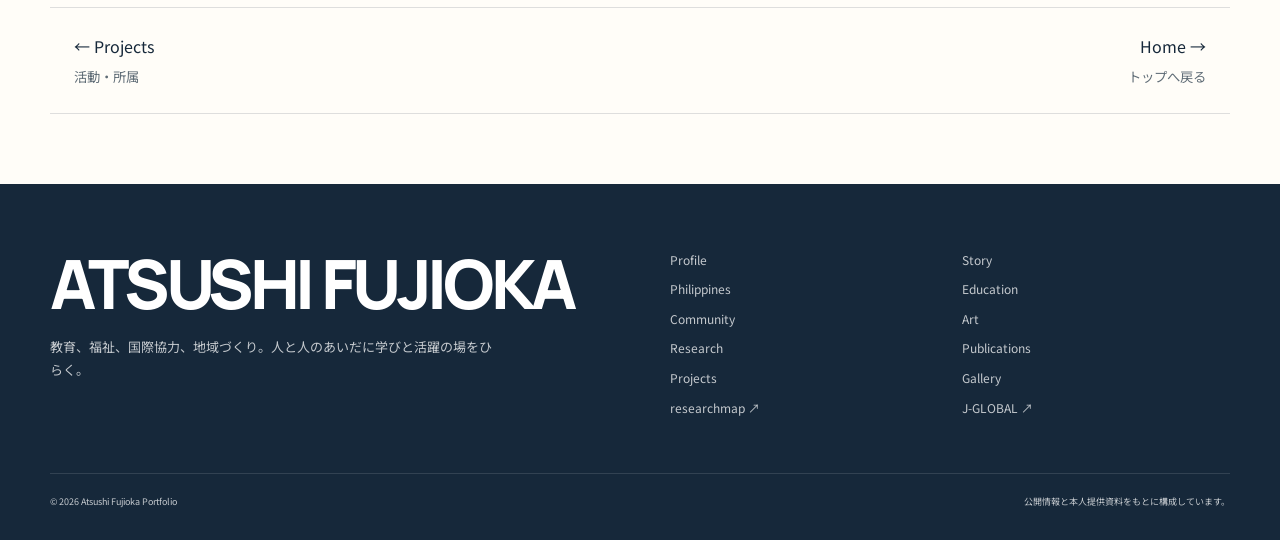
<file: gallery.html>
<!doctype html><html lang="ja"><head>
  <meta charset="utf-8"><meta name="viewport" content="width=device-width,initial-scale=1"><meta name="description" content="藤岡篤司の活動写真。フィリピンでの教育・福祉、未来教室、学校交流、若者や地域との活動。">
  <meta property="og:title" content="Gallery | 藤岡篤司"><meta property="og:image" content="assets/images/house-of-joy.jpg"><title>Gallery | 藤岡篤司</title>
  <link rel="preconnect" href="https://fonts.googleapis.com"><link rel="preconnect" href="https://fonts.gstatic.com" crossorigin><link href="https://fonts.googleapis.com/css2?family=Manrope:wght@500;700;800&family=Noto+Sans+JP:wght@400;500;700;900&display=swap" rel="stylesheet"><link rel="stylesheet" href="styles.css"><script src="script.js" defer></script>
</head><body><div data-site-header></div><main id="main">
  <section class="page-hero"><div class="container reveal"><p class="breadcrumb"><a href="index.html">Home</a> / Gallery</p><p class="eyebrow">Photo Archive</p><h1 class="display">FACES OF THE JOURNEY.<span class="jp">活動の風景、 出会った人々。</span></h1><p class="lead">一枚一枚に、場所と人との出会いがあります。本人提供の16枚から、これまでの活動をたどります。</p></div></section>
  <section class="section-tight"><div class="container"><div class="gallery">
    <figure><a href="assets/images/profile-full.jpg" target="_blank"><img src="assets/images/profile-full.jpg" alt="全身で写る藤岡篤司のプロフィール写真" width="682" height="1024"></a><figcaption>プロフィール（本人提供）・<a href="profile.html">Profile →</a></figcaption></figure>
    <figure><a href="assets/images/profile-close.jpg" target="_blank"><img src="assets/images/profile-close.jpg" alt="藤岡篤司の顔写真" width="682" height="1024" loading="lazy"></a><figcaption>ポートレート（本人提供）</figcaption></figure>
    <figure><a href="assets/images/profile-field.jpg" target="_blank"><img src="assets/images/profile-field.jpg" alt="菜の花畑で笑う若き日の藤岡篤司" width="1024" height="682" loading="lazy"></a><figcaption>活動初期の一枚・<a href="story.html">Story →</a></figcaption></figure>
    <figure><a href="assets/images/philippines-family.jpg" target="_blank"><img src="assets/images/philippines-family.jpg" alt="フィリピンの家族と藤岡篤司" width="1024" height="768" loading="lazy"></a><figcaption>地域の家族と・<a href="philippines.html">Philippines →</a></figcaption></figure>
    <figure><a href="assets/images/house-of-joy.jpg" target="_blank"><img src="assets/images/house-of-joy.jpg" alt="House of Joyの子どもたちやスタッフと藤岡篤司" width="1024" height="767" loading="lazy"></a><figcaption>House of Joyでの交流・<a href="philippines.html">活動を見る →</a></figcaption></figure>
    <figure><a href="assets/images/mirai-classroom-building.jpg" target="_blank"><img src="assets/images/mirai-classroom-building.jpg" alt="サンロケ小学校の未来教室" width="1024" height="768" loading="lazy"></a><figcaption>MIRAI Classroom</figcaption></figure>
    <figure><a href="assets/images/mirai-classroom-plaque.jpg" target="_blank"><img src="assets/images/mirai-classroom-plaque.jpg" alt="未来教室のプレートを示す藤岡篤司" width="1024" height="768" loading="lazy"></a><figcaption>未来教室の寄贈者プレート</figcaption></figure>
    <figure><a href="assets/images/school-recognition.jpg" target="_blank"><img src="assets/images/school-recognition.jpg" alt="学校で感謝状を受け取る藤岡篤司" width="1024" height="768" loading="lazy"></a><figcaption>サンロケ小学校からの感謝状</figcaption></figure>
    <figure><a href="assets/images/school-graduation.jpg" target="_blank"><img src="assets/images/school-graduation.jpg" alt="卒業生と教職員の集合写真" width="1024" height="768" loading="lazy"></a><figcaption>卒業を祝う学校コミュニティ</figcaption></figure>
    <figure><a href="assets/images/international-friends.jpg" target="_blank"><img src="assets/images/international-friends.jpg" alt="海外の友人二人と並ぶ藤岡篤司" width="1024" height="768" loading="lazy"></a><figcaption>国境を越えて続く関係</figcaption></figure>
    <figure><a href="assets/images/community-meeting.jpg" target="_blank"><img src="assets/images/community-meeting.jpg" alt="教育関係者とテーブルを囲む藤岡篤司" width="1024" height="768" loading="lazy"></a><figcaption>教育関係者とのミーティング</figcaption></figure>
    <figure><a href="assets/images/youth-conference.jpg" target="_blank"><img src="assets/images/youth-conference.jpg" alt="若者と国際交流イベントに参加する藤岡篤司" width="1024" height="768" loading="lazy"></a><figcaption>若者との国際交流・<a href="education.html">Education →</a></figcaption></figure>
    <figure><a href="assets/images/school-dialogue.jpg" target="_blank"><img src="assets/images/school-dialogue.jpg" alt="学校職員を前に説明する藤岡篤司" width="1024" height="768" loading="lazy"></a><figcaption>学校関係者との対話</figcaption></figure>
    <figure><a href="assets/images/link-house.jpg" target="_blank"><img src="assets/images/link-house.jpg" alt="LINK HOUSEで対話する二人" width="1024" height="768" loading="lazy"></a><figcaption>LiNK-HOUSE・<a href="projects.html">Projects →</a></figcaption></figure>
    <figure><a href="assets/images/teachers-community.jpg" target="_blank"><img src="assets/images/teachers-community.jpg" alt="学校教職員と並ぶ藤岡篤司" width="1024" height="768" loading="lazy"></a><figcaption>学校を支える人々と</figcaption></figure>
    <figure><a href="assets/images/soft-tennis.jpg" target="_blank"><img src="assets/images/soft-tennis.jpg" alt="ラケットを持つ若者と藤岡篤司" width="1024" height="768" loading="lazy"></a><figcaption>スポーツを通した交流・<a href="education.html">Education →</a></figcaption></figure>
  </div><p class="notice">写真は本人提供資料です。子ども・地域住民を含む写真は、一般公開前に写っている方や関係団体への二次利用許諾をご確認ください。</p></div></section>
  <section class="section-tight"><div class="container page-nav"><a href="projects.html">← Projects <small>活動・所属</small></a><a href="index.html">Home → <small>トップへ戻る</small></a></div></section>
</main><div data-site-footer></div></body></html>
</file>
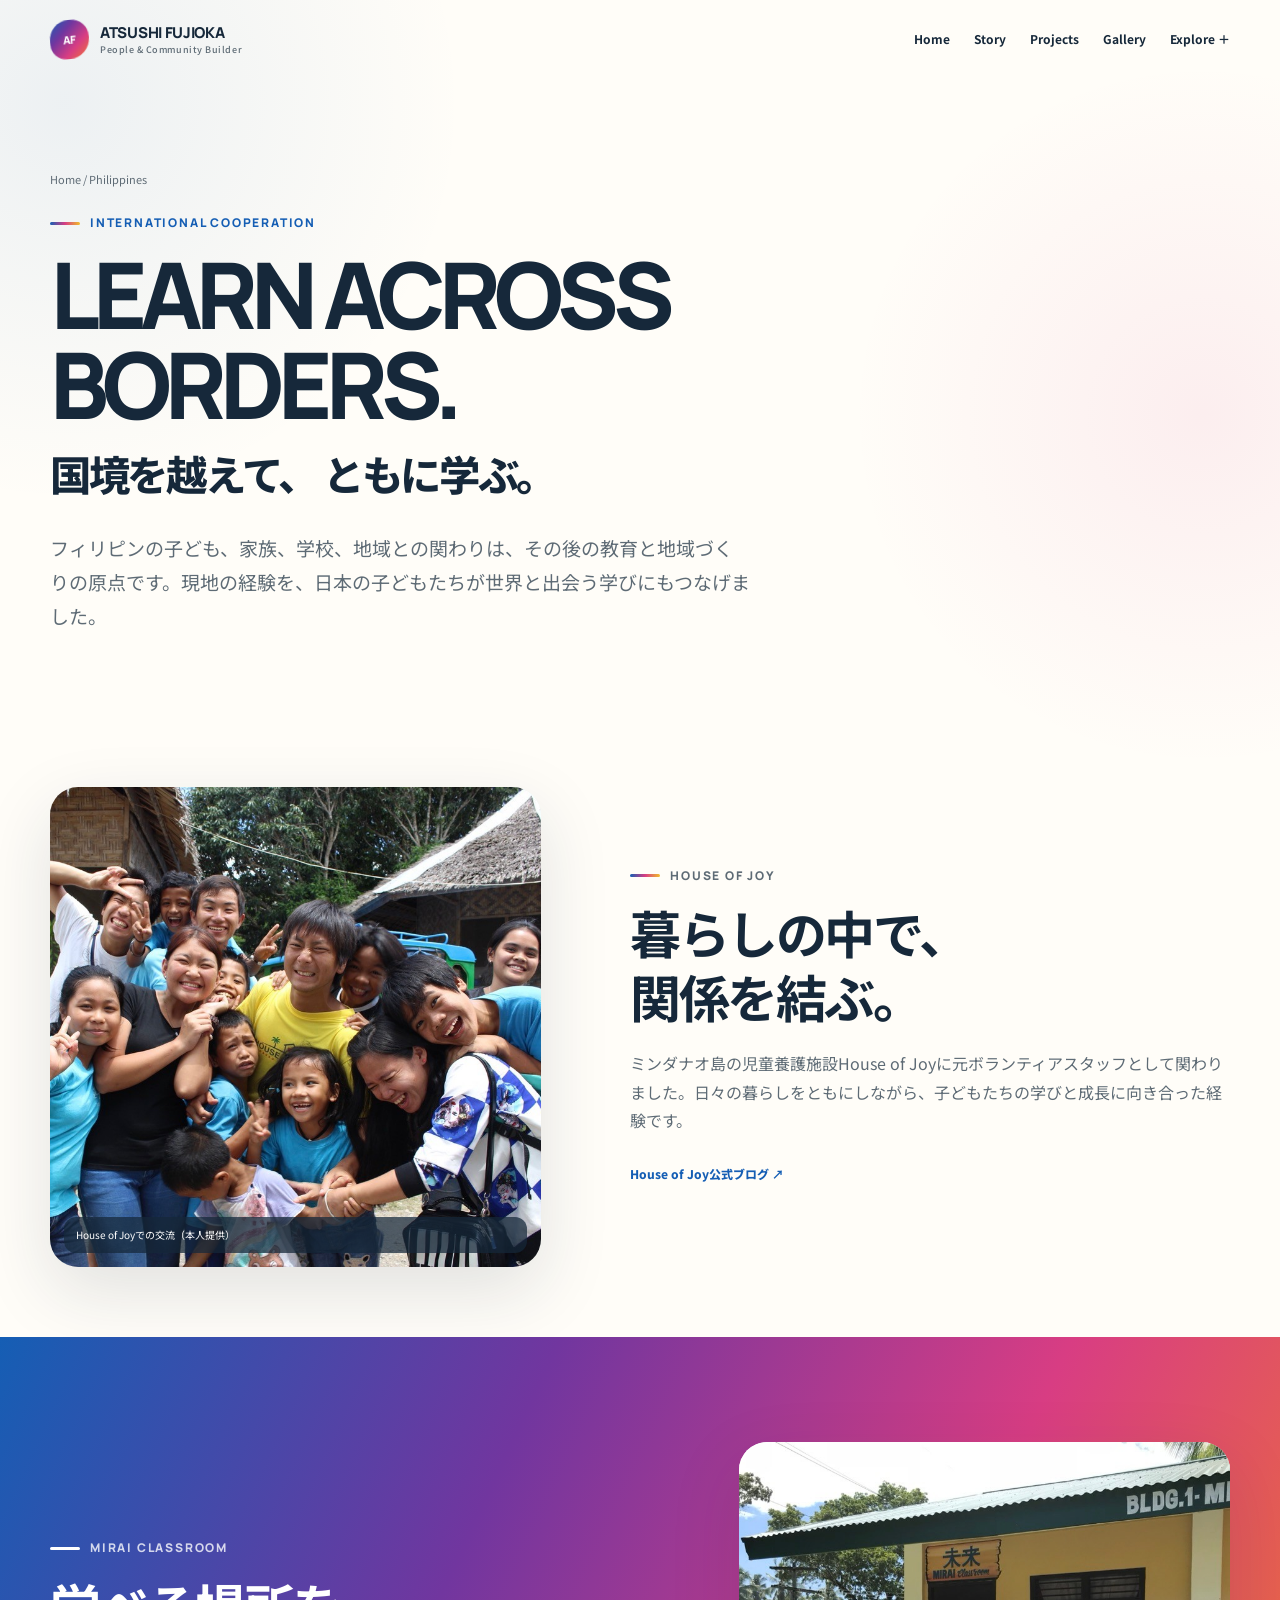
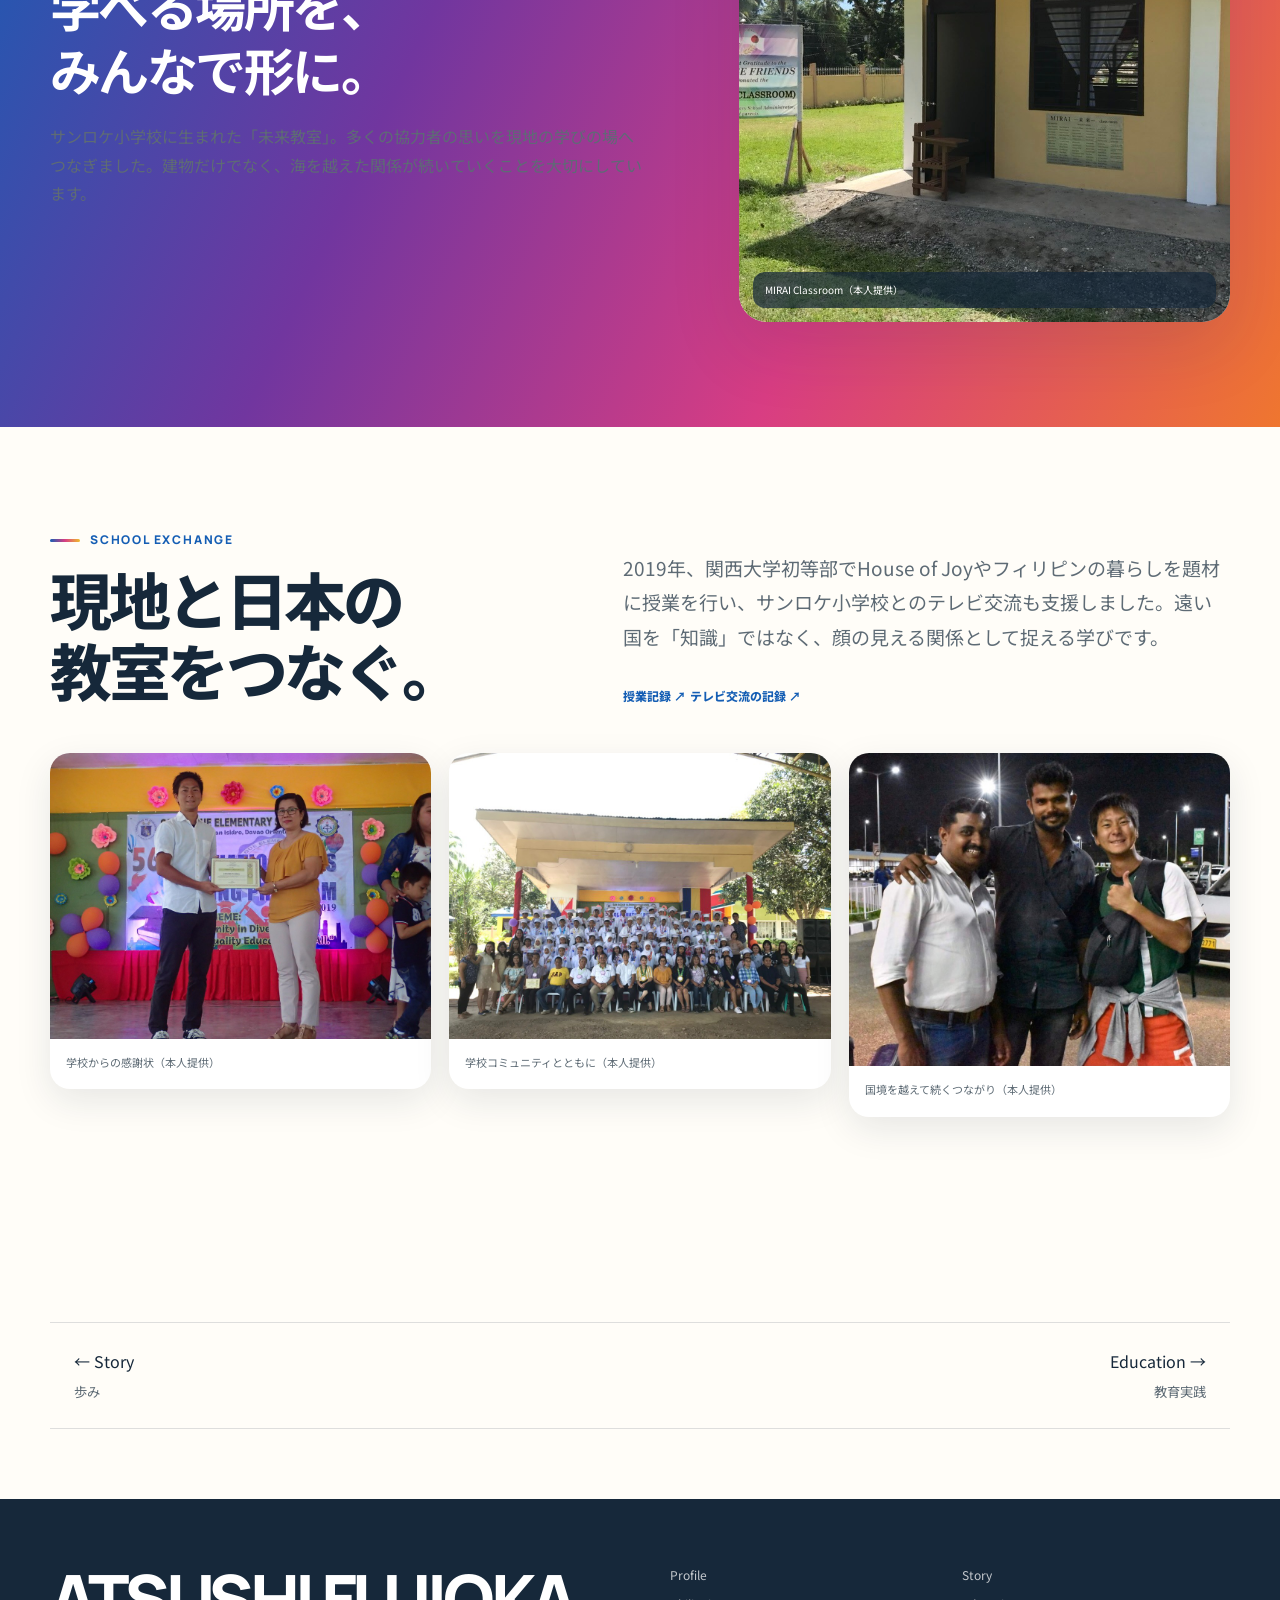
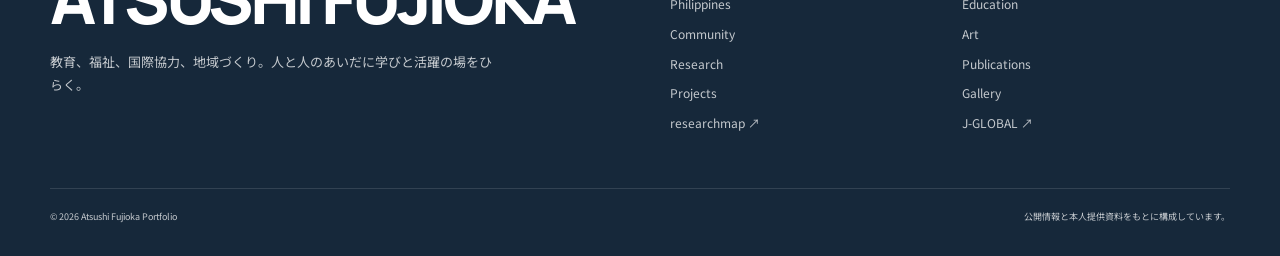
<file: philippines.html>
<!doctype html><html lang="ja"><head>
  <meta charset="utf-8"><meta name="viewport" content="width=device-width,initial-scale=1"><meta name="description" content="藤岡篤司のフィリピンでの教育・福祉実践。House of Joy、未来教室、学校交流、国際理解教育。">
  <meta property="og:title" content="Philippines | 藤岡篤司"><meta property="og:image" content="assets/images/house-of-joy.jpg"><title>Philippines | 藤岡篤司</title>
  <link rel="preconnect" href="https://fonts.googleapis.com"><link rel="preconnect" href="https://fonts.gstatic.com" crossorigin><link href="https://fonts.googleapis.com/css2?family=Manrope:wght@500;700;800&family=Noto+Sans+JP:wght@400;500;700;900&display=swap" rel="stylesheet"><link rel="stylesheet" href="styles.css"><script src="script.js" defer></script>
</head><body><div data-site-header></div><main id="main">
  <section class="page-hero"><div class="container reveal"><p class="breadcrumb"><a href="index.html">Home</a> / Philippines</p><p class="eyebrow">International Cooperation</p><h1 class="display">LEARN ACROSS BORDERS.<span class="jp">国境を越えて、 ともに学ぶ。</span></h1><p class="lead">フィリピンの子ども、家族、学校、地域との関わりは、その後の教育と地域づくりの原点です。現地の経験を、日本の子どもたちが世界と出会う学びにもつなげました。</p></div></section>
  <section class="section-tight"><div class="container feature">
    <figure class="feature-media reveal"><img src="assets/images/house-of-joy.jpg" alt="House of Joyで子どもたちやスタッフと笑顔で集まる藤岡篤司" width="1024" height="767"><figcaption>House of Joyでの交流（本人提供）</figcaption></figure>
    <div class="feature-copy reveal"><p class="eyebrow">House of Joy</p><h2>暮らしの中で、 関係を結ぶ。</h2><p>ミンダナオ島の児童養護施設House of Joyに元ボランティアスタッフとして関わりました。日々の暮らしをともにしながら、子どもたちの学びと成長に向き合った経験です。</p><a class="source-link" href="https://jj.hoj.jp/hoj/2022/24858/" target="_blank" rel="noopener">House of Joy公式ブログ ↗</a></div>
  </div></section>
  <section class="section color-band"><div class="container feature reverse">
    <div class="feature-copy reveal"><p class="eyebrow">Mirai Classroom</p><h2>学べる場所を、 みんなで形に。</h2><p>サンロケ小学校に生まれた「未来教室」。多くの協力者の思いを現地の学びの場へつなぎました。建物だけでなく、海を越えた関係が続いていくことを大切にしています。</p></div>
    <figure class="feature-media reveal"><img src="assets/images/mirai-classroom-building.jpg" alt="フィリピンのサンロケ小学校に建てられた未来教室" width="1024" height="768" loading="lazy"><figcaption>MIRAI Classroom（本人提供）</figcaption></figure>
  </div></section>
  <section class="section"><div class="container"><div class="split"><div class="reveal"><p class="eyebrow">School Exchange</p><h2 class="section-title">現地と日本の教室をつなぐ。</h2></div><div class="reveal"><p class="lead">2019年、関西大学初等部でHouse of Joyやフィリピンの暮らしを題材に授業を行い、サンロケ小学校とのテレビ交流も支援しました。遠い国を「知識」ではなく、顔の見える関係として捉える学びです。</p><a class="source-link" href="https://www.kansai-u.ac.jp/elementary/2019/11/11house-of-joy-house-of-joy-house-of-joy.html" target="_blank" rel="noopener">授業記録 ↗</a> <a class="source-link" href="https://www.kansai-u.ac.jp/elementary/2019/12/post-724.html" target="_blank" rel="noopener">テレビ交流の記録 ↗</a></div></div>
    <div class="gallery">
      <figure><img src="assets/images/school-recognition.jpg" alt="サンロケ小学校で感謝状を受け取る藤岡篤司" width="1024" height="768" loading="lazy"><figcaption>学校からの感謝状（本人提供）</figcaption></figure>
      <figure><img src="assets/images/school-graduation.jpg" alt="サンロケ小学校の卒業生と教職員の集合写真" width="1024" height="768" loading="lazy"><figcaption>学校コミュニティとともに（本人提供）</figcaption></figure>
      <figure><img src="assets/images/international-friends.jpg" alt="海外の友人二人と並ぶ藤岡篤司" width="1024" height="768" loading="lazy"><figcaption>国境を越えて続くつながり（本人提供）</figcaption></figure>
    </div>
  </div></section>
  <section class="section-tight"><div class="container page-nav"><a href="story.html">← Story <small>歩み</small></a><a href="education.html">Education → <small>教育実践</small></a></div></section>
</main><div data-site-footer></div></body></html>
</file>
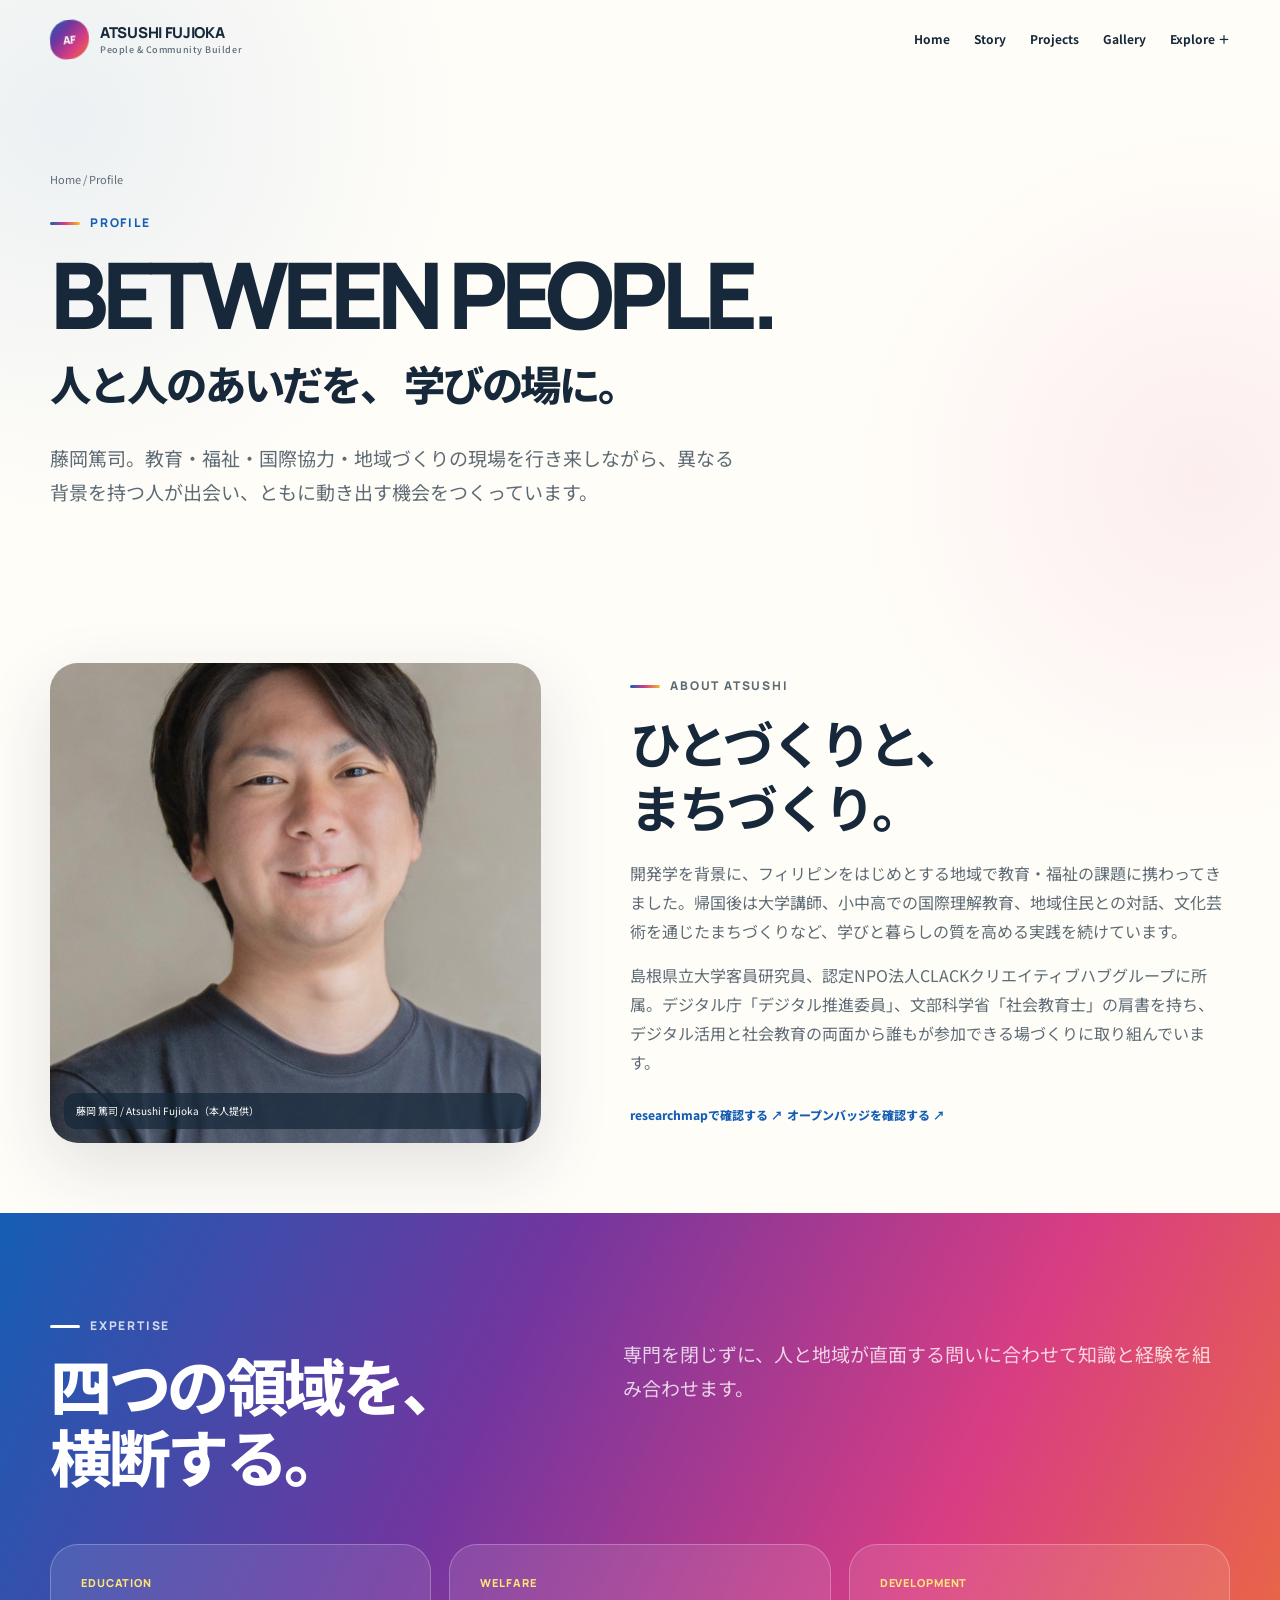
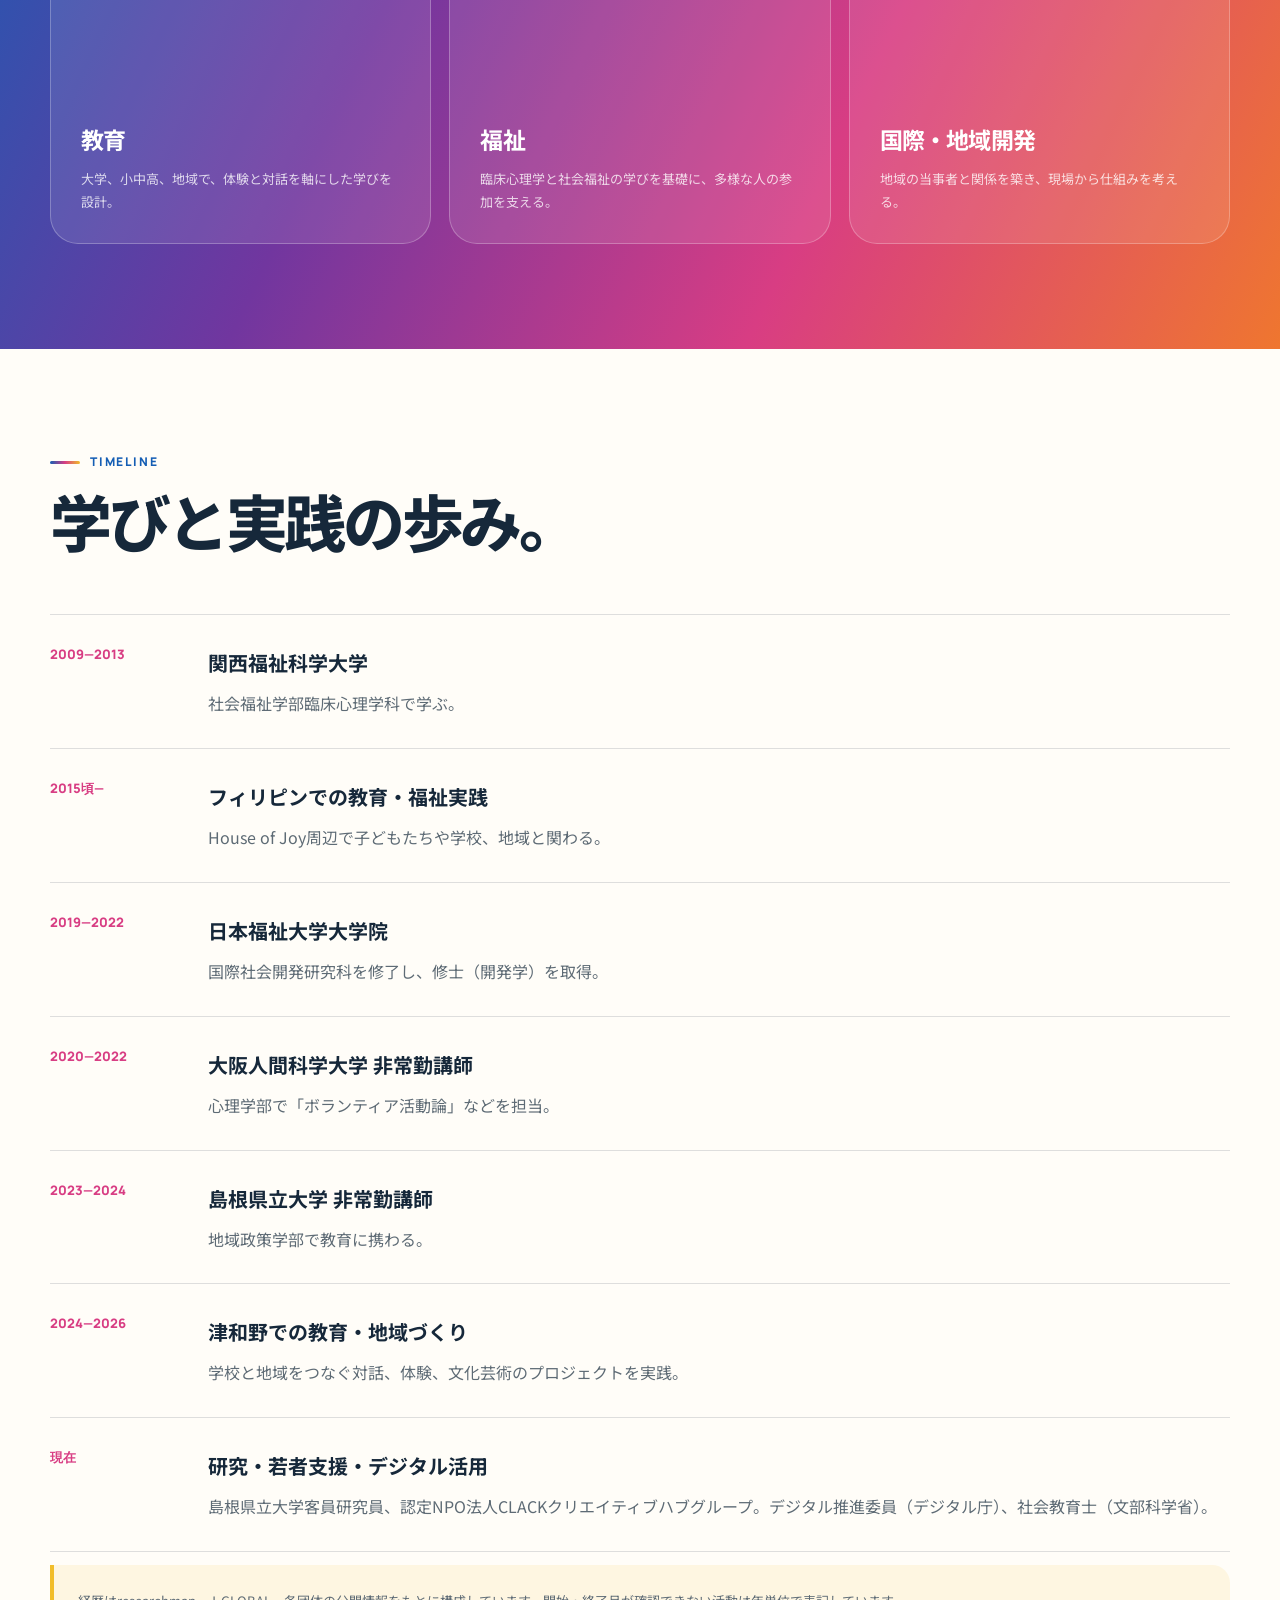
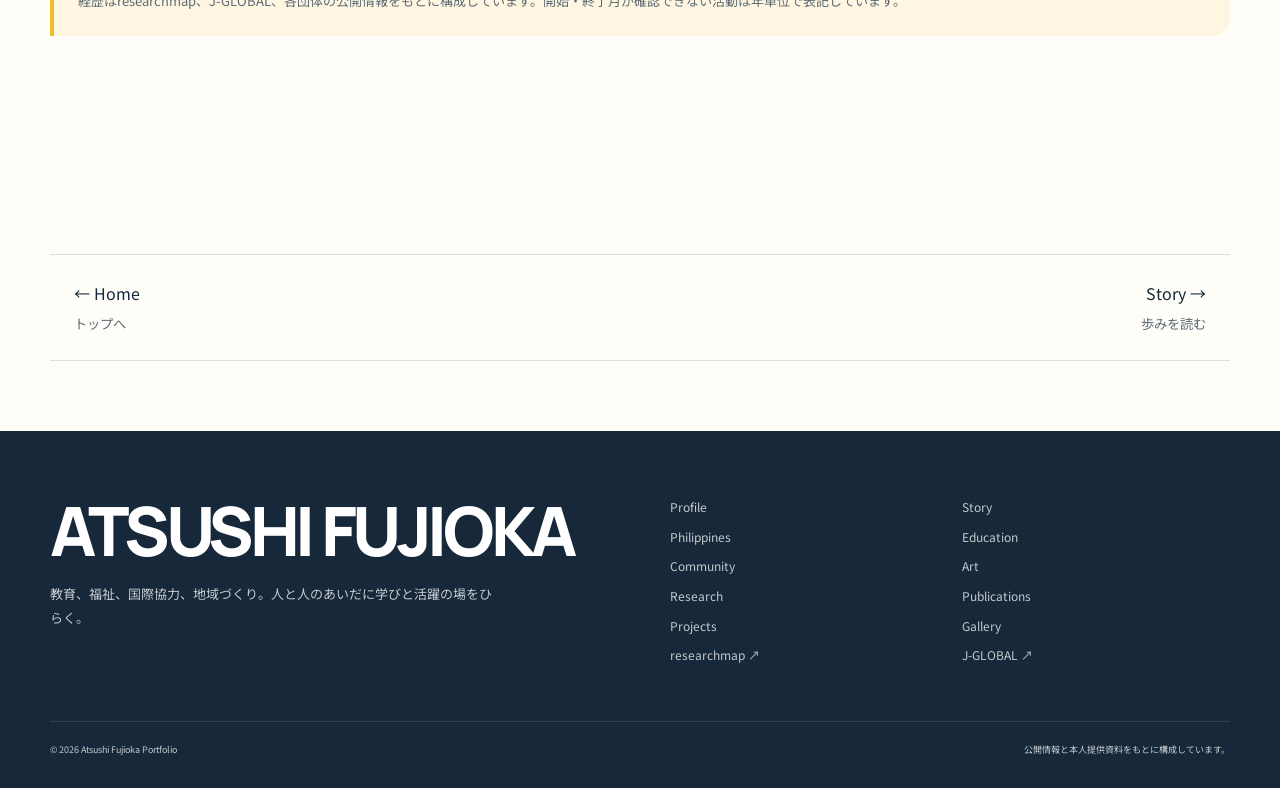
<file: profile.html>
<!doctype html><html lang="ja"><head>
  <meta charset="utf-8"><meta name="viewport" content="width=device-width,initial-scale=1"><meta name="description" content="藤岡篤司のプロフィール、専門領域、学歴・職歴。教育、福祉、国際協力、地域づくりを横断する実践者・研究者。">
  <meta property="og:title" content="Profile | 藤岡篤司"><meta property="og:image" content="assets/images/profile-close.jpg"><title>Profile | 藤岡篤司</title>
  <link rel="preconnect" href="https://fonts.googleapis.com"><link rel="preconnect" href="https://fonts.gstatic.com" crossorigin><link href="https://fonts.googleapis.com/css2?family=Manrope:wght@500;700;800&family=Noto+Sans+JP:wght@400;500;700;900&display=swap" rel="stylesheet"><link rel="stylesheet" href="styles.css"><script src="script.js" defer></script>
</head><body><div data-site-header></div><main id="main">
  <section class="page-hero"><div class="container reveal"><p class="breadcrumb"><a href="index.html">Home</a> / Profile</p><p class="eyebrow">Profile</p><h1 class="display">BETWEEN PEOPLE.<span class="jp">人と人のあいだを、 学びの場に。</span></h1><p class="lead">藤岡篤司。教育・福祉・国際協力・地域づくりの現場を行き来しながら、異なる背景を持つ人が出会い、ともに動き出す機会をつくっています。</p></div></section>
  <section class="section-tight"><div class="container feature">
    <figure class="feature-media reveal"><img src="assets/images/profile-close.jpg" alt="藤岡篤司の顔写真" width="682" height="1024"><figcaption>藤岡 篤司 / Atsushi Fujioka（本人提供）</figcaption></figure>
    <div class="feature-copy reveal"><p class="eyebrow">About Atsushi</p><h2>ひとづくりと、 まちづくり。</h2><p>開発学を背景に、フィリピンをはじめとする地域で教育・福祉の課題に携わってきました。帰国後は大学講師、小中高での国際理解教育、地域住民との対話、文化芸術を通じたまちづくりなど、学びと暮らしの質を高める実践を続けています。</p><p>島根県立大学客員研究員、認定NPO法人CLACKクリエイティブハブグループに所属。デジタル庁「デジタル推進委員」、文部科学省「社会教育士」の肩書を持ち、デジタル活用と社会教育の両面から誰もが参加できる場づくりに取り組んでいます。</p><a class="source-link" href="https://researchmap.jp/fujioka_atsushi" target="_blank" rel="noopener">researchmapで確認する ↗</a> <a class="source-link" href="https://www.openbadge-global.com/api/v1.0/openBadge/v2/Wallet/Public/GetAssertionShare/eGNsNVZVbk5oZUk2REtxVVVteVFwZz09" target="_blank" rel="noopener">オープンバッジを確認する ↗</a></div>
  </div></section>
  <section class="section color-band"><div class="container"><div class="split"><div><p class="eyebrow">Expertise</p><h2 class="section-title">四つの領域を、横断する。</h2></div><p class="lead">専門を閉じずに、人と地域が直面する問いに合わせて知識と経験を組み合わせます。</p></div><div class="cards">
    <article class="card"><span class="card-tag">EDUCATION</span><h3>教育</h3><p>大学、小中高、地域で、体験と対話を軸にした学びを設計。</p></article>
    <article class="card"><span class="card-tag">WELFARE</span><h3>福祉</h3><p>臨床心理学と社会福祉の学びを基礎に、多様な人の参加を支える。</p></article>
    <article class="card"><span class="card-tag">DEVELOPMENT</span><h3>国際・地域開発</h3><p>地域の当事者と関係を築き、現場から仕組みを考える。</p></article>
  </div></div></section>
  <section class="section"><div class="container"><p class="eyebrow">Timeline</p><h2 class="section-title">学びと実践の歩み。</h2><div class="timeline">
    <div class="timeline-row reveal"><span class="timeline-year">2009—2013</span><div><h3>関西福祉科学大学</h3><p>社会福祉学部臨床心理学科で学ぶ。</p></div></div>
    <div class="timeline-row reveal"><span class="timeline-year">2015頃—</span><div><h3>フィリピンでの教育・福祉実践</h3><p>House of Joy周辺で子どもたちや学校、地域と関わる。</p></div></div>
    <div class="timeline-row reveal"><span class="timeline-year">2019—2022</span><div><h3>日本福祉大学大学院</h3><p>国際社会開発研究科を修了し、修士（開発学）を取得。</p></div></div>
    <div class="timeline-row reveal"><span class="timeline-year">2020—2022</span><div><h3>大阪人間科学大学 非常勤講師</h3><p>心理学部で「ボランティア活動論」などを担当。</p></div></div>
    <div class="timeline-row reveal"><span class="timeline-year">2023—2024</span><div><h3>島根県立大学 非常勤講師</h3><p>地域政策学部で教育に携わる。</p></div></div>
    <div class="timeline-row reveal"><span class="timeline-year">2024—2026</span><div><h3>津和野での教育・地域づくり</h3><p>学校と地域をつなぐ対話、体験、文化芸術のプロジェクトを実践。</p></div></div>
    <div class="timeline-row reveal"><span class="timeline-year">現在</span><div><h3>研究・若者支援・デジタル活用</h3><p>島根県立大学客員研究員、認定NPO法人CLACKクリエイティブハブグループ。デジタル推進委員（デジタル庁）、社会教育士（文部科学省）。</p></div></div>
  </div><p class="notice">経歴はresearchmap、J-GLOBAL、各団体の公開情報をもとに構成しています。開始・終了月が確認できない活動は年単位で表記しています。</p></div></section>
  <section class="section-tight"><div class="container page-nav"><a href="index.html">← Home <small>トップへ</small></a><a href="story.html">Story → <small>歩みを読む</small></a></div></section>
</main><div data-site-footer></div></body></html>
</file>
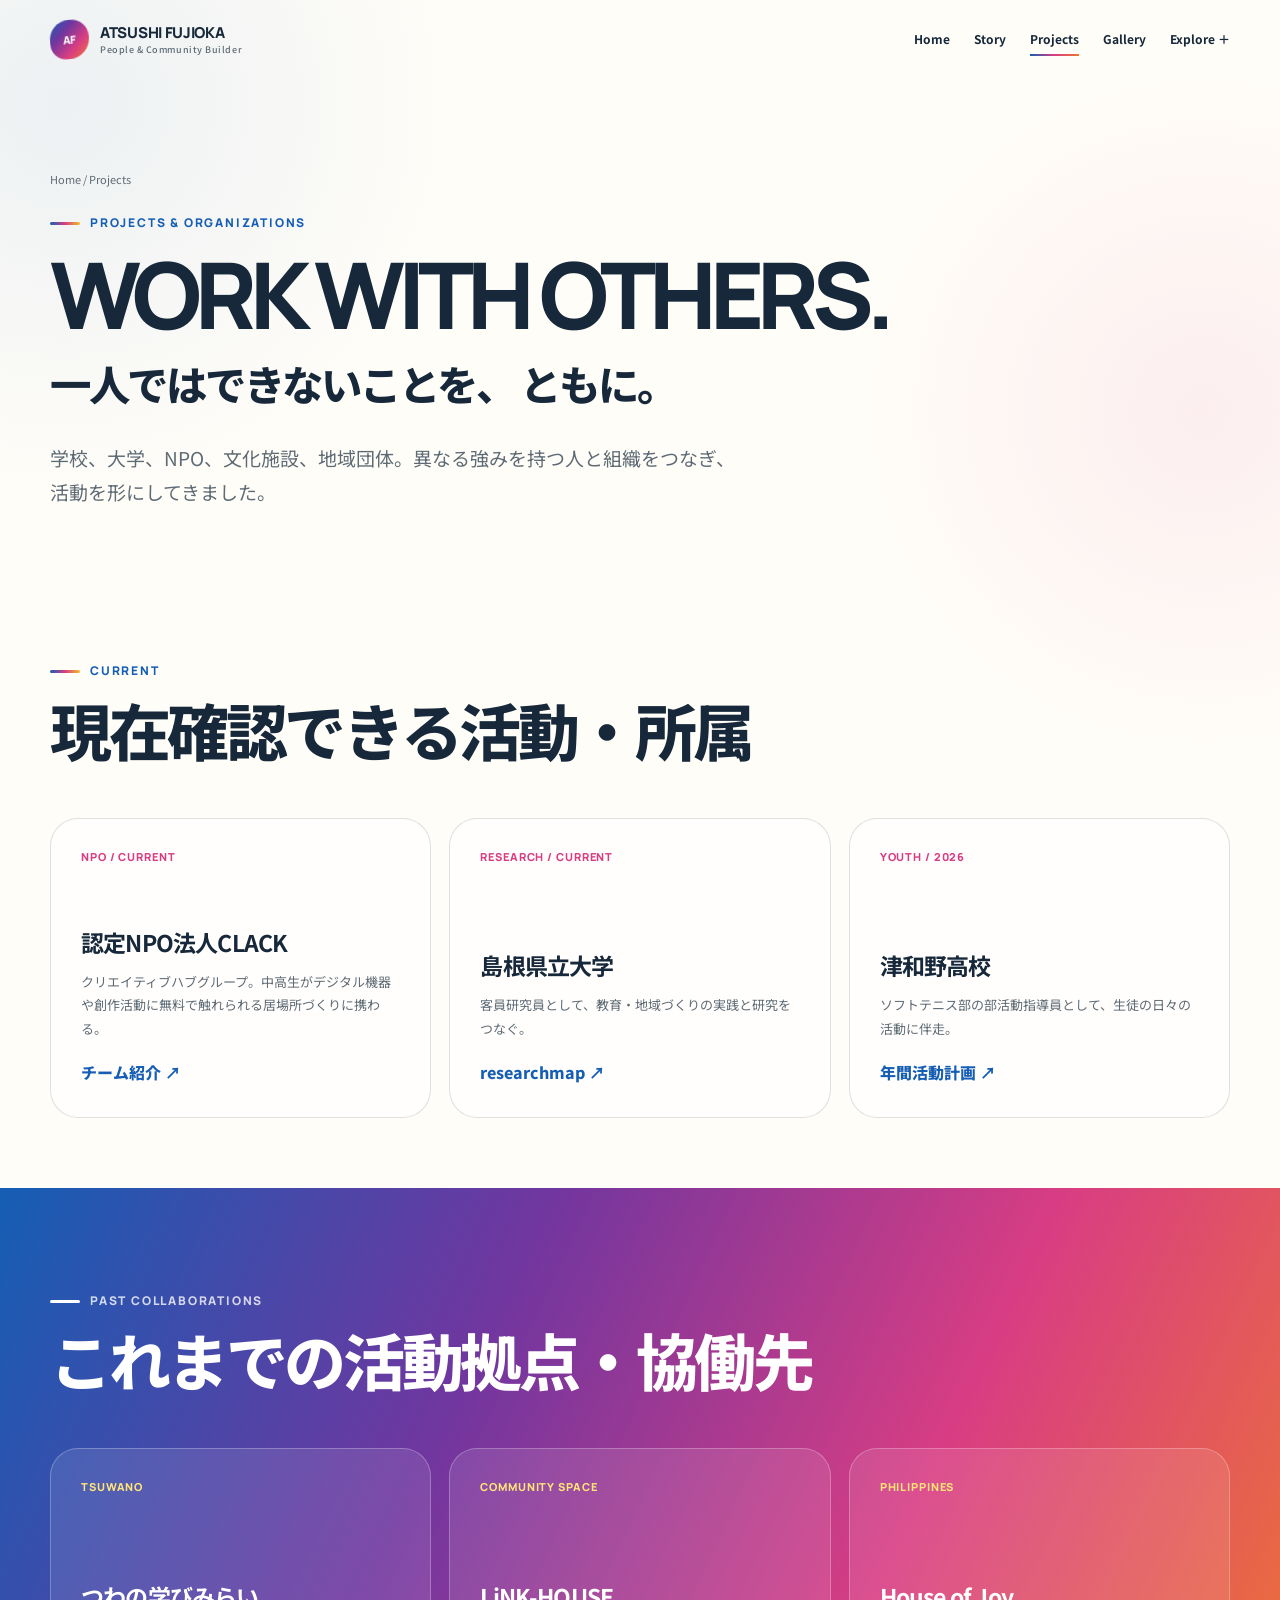
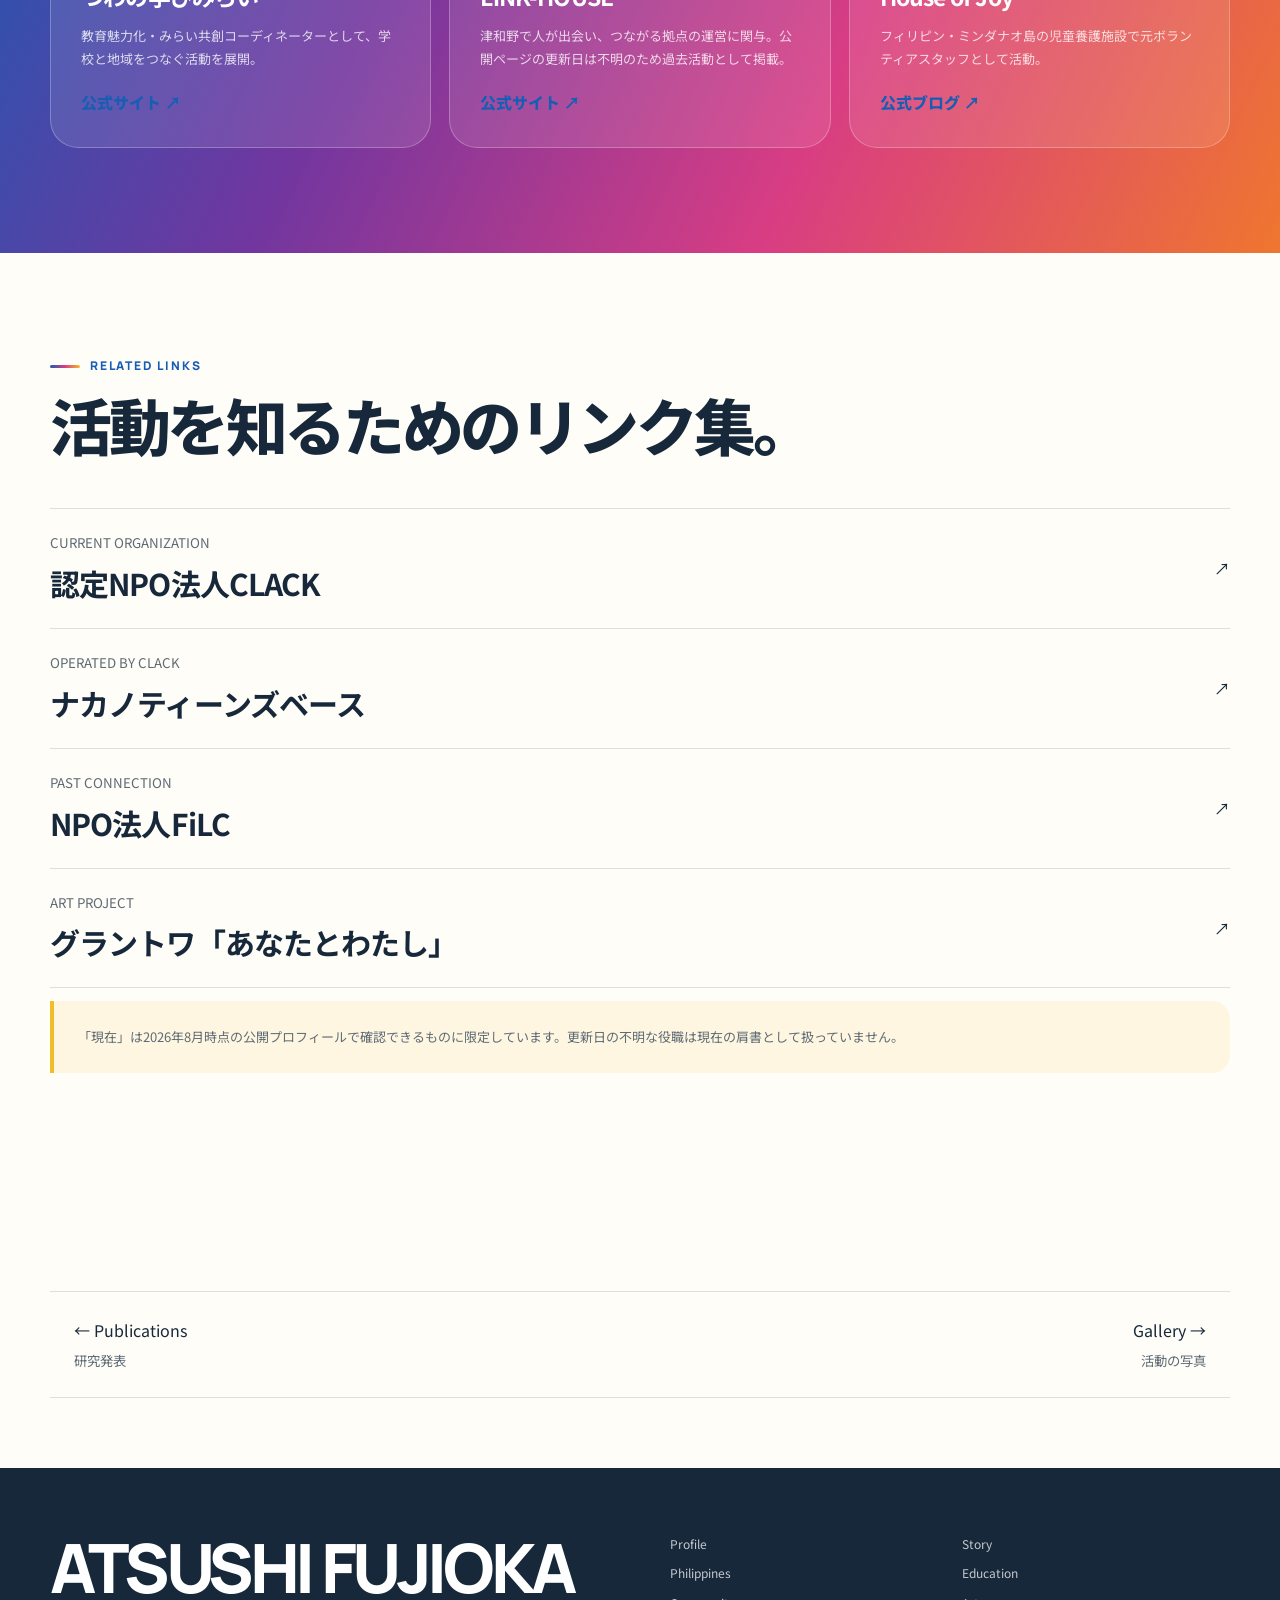
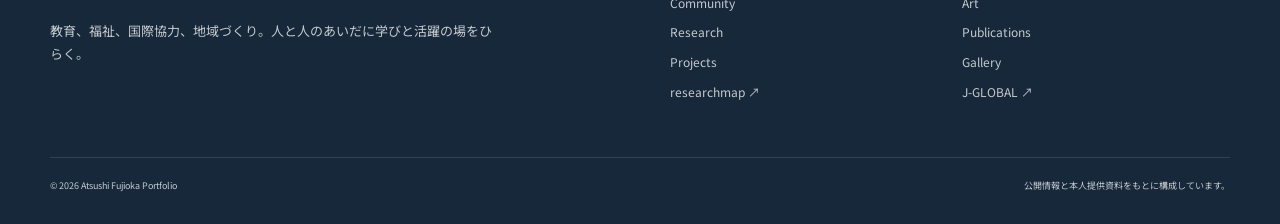
<file: projects.html>
<!doctype html><html lang="ja"><head>
  <meta charset="utf-8"><meta name="viewport" content="width=device-width,initial-scale=1"><meta name="description" content="藤岡篤司が現在・過去に関わった組織とプロジェクト。CLACK、島根県立大学、つわの学びみらい、House of Joyほか。">
  <meta property="og:title" content="Projects | 藤岡篤司"><meta property="og:image" content="assets/images/youth-conference.jpg"><title>Projects | 藤岡篤司</title>
  <link rel="preconnect" href="https://fonts.googleapis.com"><link rel="preconnect" href="https://fonts.gstatic.com" crossorigin><link href="https://fonts.googleapis.com/css2?family=Manrope:wght@500;700;800&family=Noto+Sans+JP:wght@400;500;700;900&display=swap" rel="stylesheet"><link rel="stylesheet" href="styles.css"><script src="script.js" defer></script>
</head><body><div data-site-header></div><main id="main">
  <section class="page-hero"><div class="container reveal"><p class="breadcrumb"><a href="index.html">Home</a> / Projects</p><p class="eyebrow">Projects & Organizations</p><h1 class="display">WORK WITH OTHERS.<span class="jp">一人ではできないことを、 ともに。</span></h1><p class="lead">学校、大学、NPO、文化施設、地域団体。異なる強みを持つ人と組織をつなぎ、活動を形にしてきました。</p></div></section>
  <section class="section-tight"><div class="container"><p class="eyebrow">Current</p><h2 class="section-title">現在確認できる活動・所属</h2><div class="cards">
    <a class="card reveal" href="https://clack.ne.jp/team" target="_blank" rel="noopener"><span class="card-tag">NPO / CURRENT</span><h3>認定NPO法人CLACK</h3><p>クリエイティブハブグループ。中高生がデジタル機器や創作活動に無料で触れられる居場所づくりに携わる。</p><span class="arrow">チーム紹介 ↗</span></a>
    <a class="card reveal" href="https://researchmap.jp/fujioka_atsushi" target="_blank" rel="noopener"><span class="card-tag">RESEARCH / CURRENT</span><h3>島根県立大学</h3><p>客員研究員として、教育・地域づくりの実践と研究をつなぐ。</p><span class="arrow">researchmap ↗</span></a>
    <a class="card reveal" href="https://tsuwano.ed.jp/wp1/wp-content/uploads/2026/04/R8_%E5%B9%B4%E9%96%93%E6%B4%BB%E5%8B%95%E8%A8%88%E7%94%BB_%E3%82%BD%E3%83%95%E3%83%88%E3%83%86%E3%83%8B%E3%82%B9%E9%83%A8.pdf" target="_blank" rel="noopener"><span class="card-tag">YOUTH / 2026</span><h3>津和野高校</h3><p>ソフトテニス部の部活動指導員として、生徒の日々の活動に伴走。</p><span class="arrow">年間活動計画 ↗</span></a>
  </div></div></section>
  <section class="section color-band"><div class="container"><p class="eyebrow">Past collaborations</p><h2 class="section-title">これまでの活動拠点・協働先</h2><div class="cards">
    <a class="card reveal" href="https://tsuwano-mm.org/" target="_blank" rel="noopener"><span class="card-tag">TSUWANO</span><h3>つわの学びみらい</h3><p>教育魅力化・みらい共創コーディネーターとして、学校と地域をつなぐ活動を展開。</p><span class="arrow">公式サイト ↗</span></a>
    <a class="card reveal" href="https://linkhousek.wixsite.com/website" target="_blank" rel="noopener"><span class="card-tag">COMMUNITY SPACE</span><h3>LiNK-HOUSE</h3><p>津和野で人が出会い、つながる拠点の運営に関与。公開ページの更新日は不明のため過去活動として掲載。</p><span class="arrow">公式サイト ↗</span></a>
    <a class="card reveal" href="https://jj.hoj.jp/hoj/2022/24858/" target="_blank" rel="noopener"><span class="card-tag">PHILIPPINES</span><h3>House of Joy</h3><p>フィリピン・ミンダナオ島の児童養護施設で元ボランティアスタッフとして活動。</p><span class="arrow">公式ブログ ↗</span></a>
  </div></div></section>
  <section class="section"><div class="container"><p class="eyebrow">Related links</p><h2 class="section-title">活動を知るためのリンク集。</h2><div class="link-list">
    <a href="https://clack.ne.jp/" target="_blank" rel="noopener"><span><small>CURRENT ORGANIZATION</small><strong>認定NPO法人CLACK</strong></span><span>↗</span></a>
    <a href="https://www.nakano-teensbase.tokyo/" target="_blank" rel="noopener"><span><small>OPERATED BY CLACK</small><strong>ナカノティーンズベース</strong></span><span>↗</span></a>
    <a href="http://npo-filc.org/" target="_blank" rel="noopener"><span><small>PAST CONNECTION</small><strong>NPO法人FiLC</strong></span><span>↗</span></a>
    <a href="https://www.grandtoit.jp/theater/event/5788/" target="_blank" rel="noopener"><span><small>ART PROJECT</small><strong>グラントワ「あなたとわたし」</strong></span><span>↗</span></a>
  </div><p class="notice">「現在」は2026年8月時点の公開プロフィールで確認できるものに限定しています。更新日の不明な役職は現在の肩書として扱っていません。</p></div></section>
  <section class="section-tight"><div class="container page-nav"><a href="publications.html">← Publications <small>研究発表</small></a><a href="gallery.html">Gallery → <small>活動の写真</small></a></div></section>
</main><div data-site-footer></div></body></html>
</file>
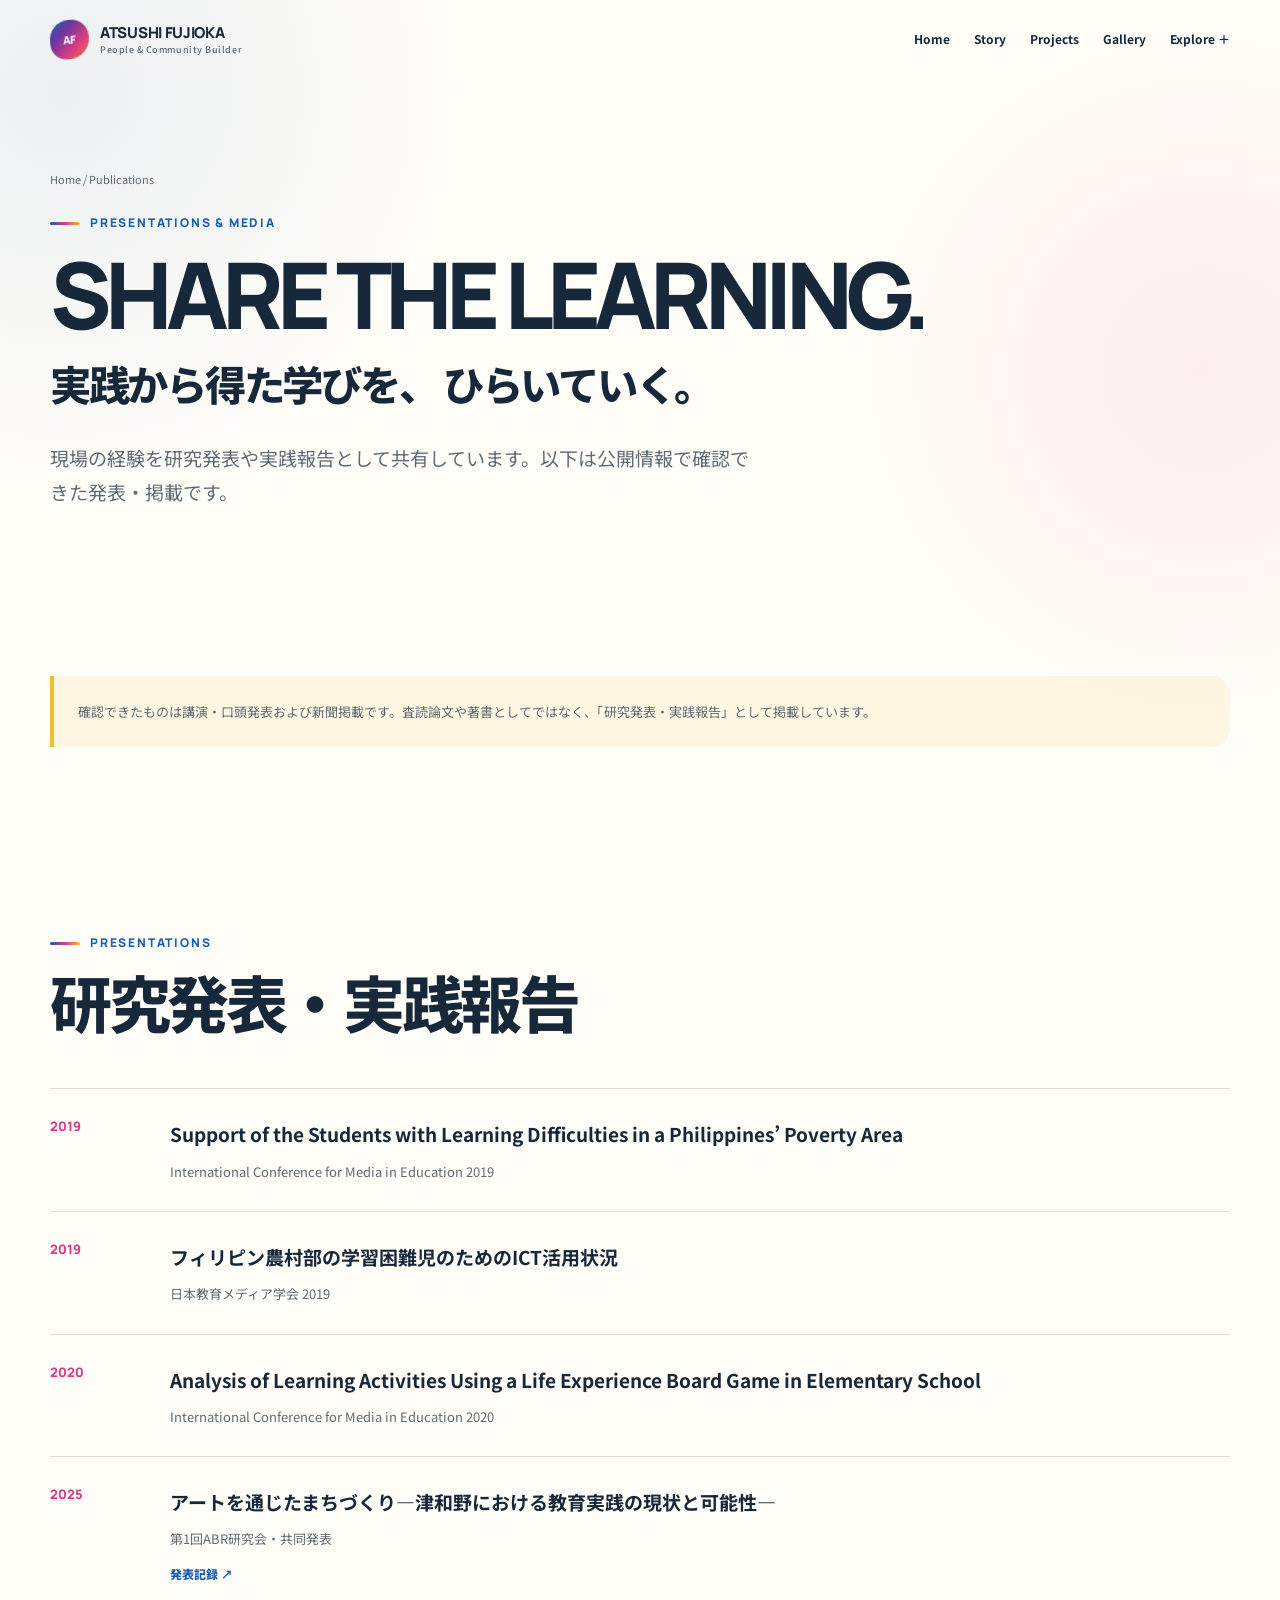
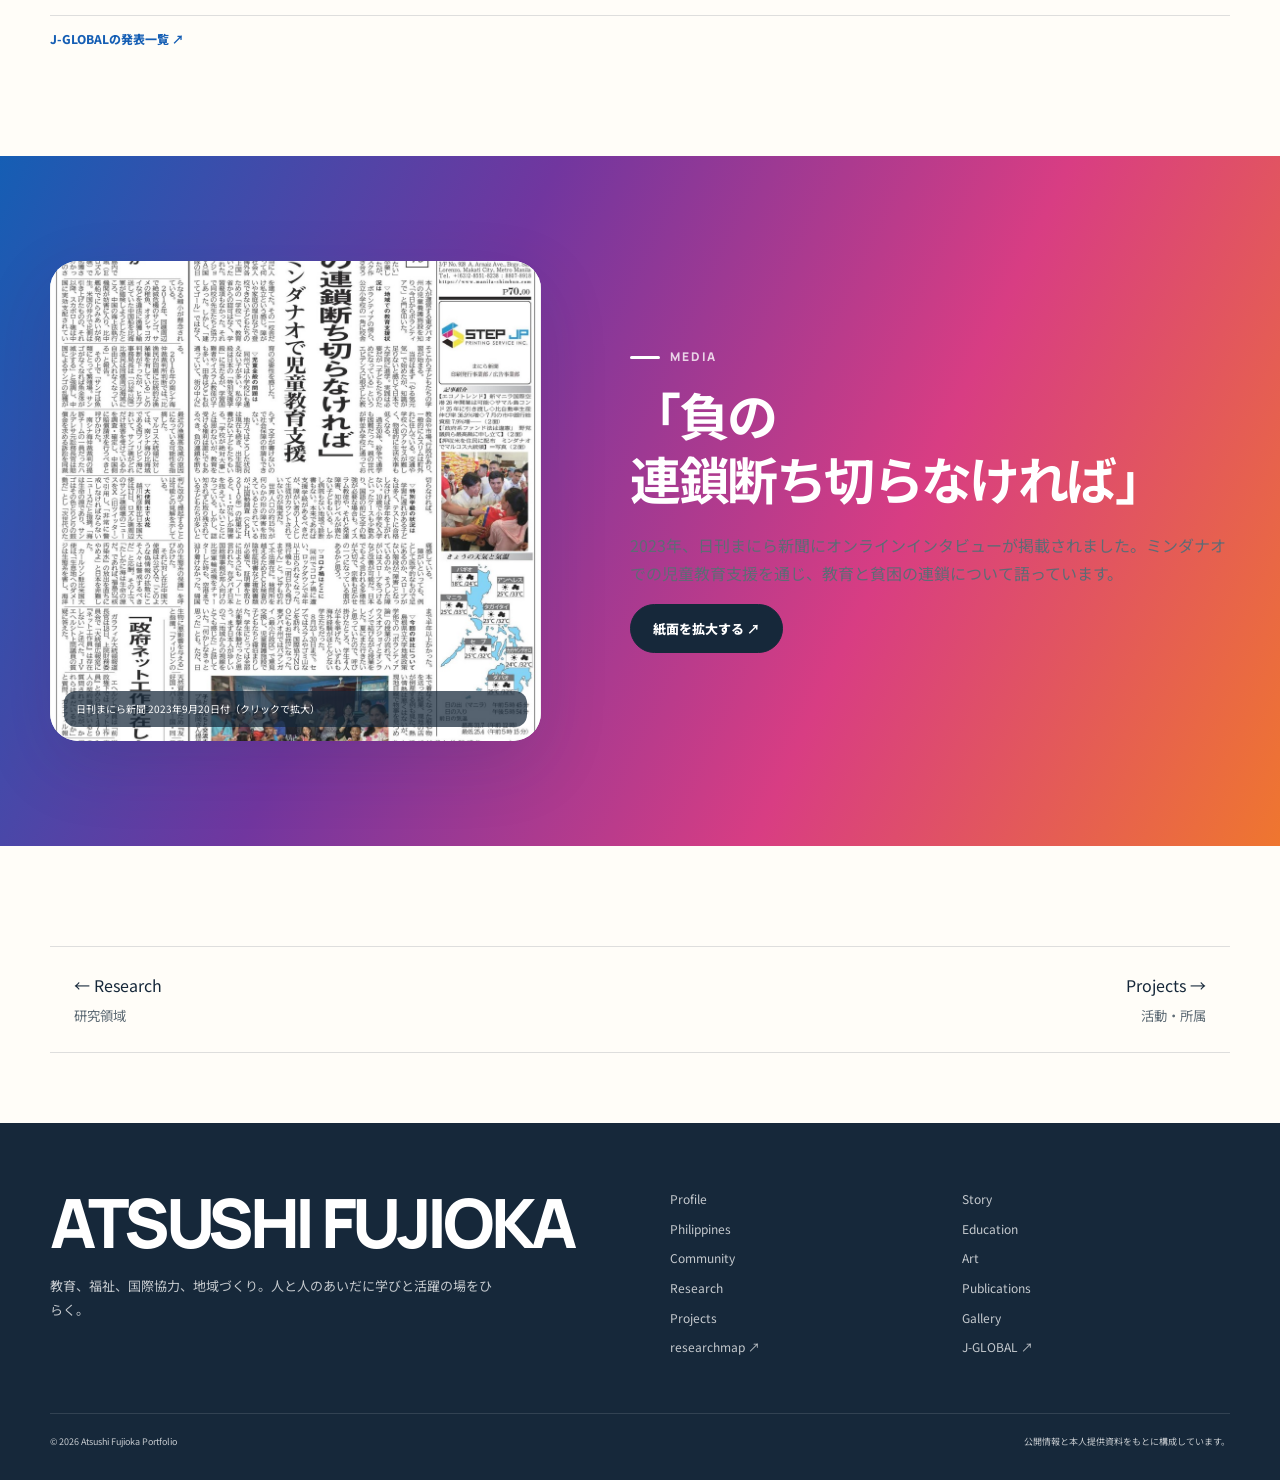
<file: publications.html>
<!doctype html><html lang="ja"><head>
  <meta charset="utf-8"><meta name="viewport" content="width=device-width,initial-scale=1"><meta name="description" content="藤岡篤司の研究発表・実践報告・メディア掲載。教育、ICT、体験型学習、アートとまちづくり。">
  <meta property="og:title" content="Publications & Media | 藤岡篤司"><meta property="og:image" content="assets/images/manila-shimbun.jpg"><title>Publications & Media | 藤岡篤司</title>
  <link rel="preconnect" href="https://fonts.googleapis.com"><link rel="preconnect" href="https://fonts.gstatic.com" crossorigin><link href="https://fonts.googleapis.com/css2?family=Manrope:wght@500;700;800&family=Noto+Sans+JP:wght@400;500;700;900&display=swap" rel="stylesheet"><link rel="stylesheet" href="styles.css"><script src="script.js" defer></script>
</head><body><div data-site-header></div><main id="main">
  <section class="page-hero"><div class="container reveal"><p class="breadcrumb"><a href="index.html">Home</a> / Publications</p><p class="eyebrow">Presentations & Media</p><h1 class="display">SHARE THE LEARNING.<span class="jp">実践から得た学びを、 ひらいていく。</span></h1><p class="lead">現場の経験を研究発表や実践報告として共有しています。以下は公開情報で確認できた発表・掲載です。</p></div></section>
  <section class="section-tight"><div class="container"><p class="notice">確認できたものは講演・口頭発表および新聞掲載です。査読論文や著書としてではなく、「研究発表・実践報告」として掲載しています。</p></div></section>
  <section class="section"><div class="container"><p class="eyebrow">Presentations</p><h2 class="section-title">研究発表・実践報告</h2><div style="margin-top:48px">
    <article class="publication reveal"><time>2019</time><div><h3>Support of the Students with Learning Difficulties in a Philippines’ Poverty Area</h3><p>International Conference for Media in Education 2019</p></div></article>
    <article class="publication reveal"><time>2019</time><div><h3>フィリピン農村部の学習困難児のためのICT活用状況</h3><p>日本教育メディア学会 2019</p></div></article>
    <article class="publication reveal"><time>2020</time><div><h3>Analysis of Learning Activities Using a Life Experience Board Game in Elementary School</h3><p>International Conference for Media in Education 2020</p></div></article>
    <article class="publication reveal"><time>2025</time><div><h3>アートを通じたまちづくり―津和野における教育実践の現状と可能性―</h3><p>第1回ABR研究会・共同発表</p><a class="source-link" href="http://m-kishi.com/abr-japan/ja/gallery2025.php" target="_blank" rel="noopener">発表記録 ↗</a></div></article>
  </div><a class="source-link" href="https://jglobal.jst.go.jp/detail?JGLOBAL_ID=202401006218208820" target="_blank" rel="noopener">J-GLOBALの発表一覧 ↗</a></div></section>
  <section class="section color-band"><div class="container feature">
    <figure class="feature-media reveal"><a href="assets/images/manila-shimbun.jpg" target="_blank"><img src="assets/images/manila-shimbun.jpg" alt="2023年9月20日付まにら新聞の藤岡篤司インタビュー掲載紙面" width="1002" height="1800" loading="lazy"></a><figcaption>日刊まにら新聞 2023年9月20日付（クリックで拡大）</figcaption></figure>
    <div class="feature-copy reveal"><p class="eyebrow">Media</p><h2>「負の連鎖断ち切らなければ」</h2><p>2023年、日刊まにら新聞にオンラインインタビューが掲載されました。ミンダナオでの児童教育支援を通じ、教育と貧困の連鎖について語っています。</p><a class="button" href="assets/images/manila-shimbun.jpg" target="_blank">紙面を拡大する ↗</a></div>
  </div></section>
  <section class="section-tight"><div class="container page-nav"><a href="research.html">← Research <small>研究領域</small></a><a href="projects.html">Projects → <small>活動・所属</small></a></div></section>
</main><div data-site-footer></div></body></html>
</file>
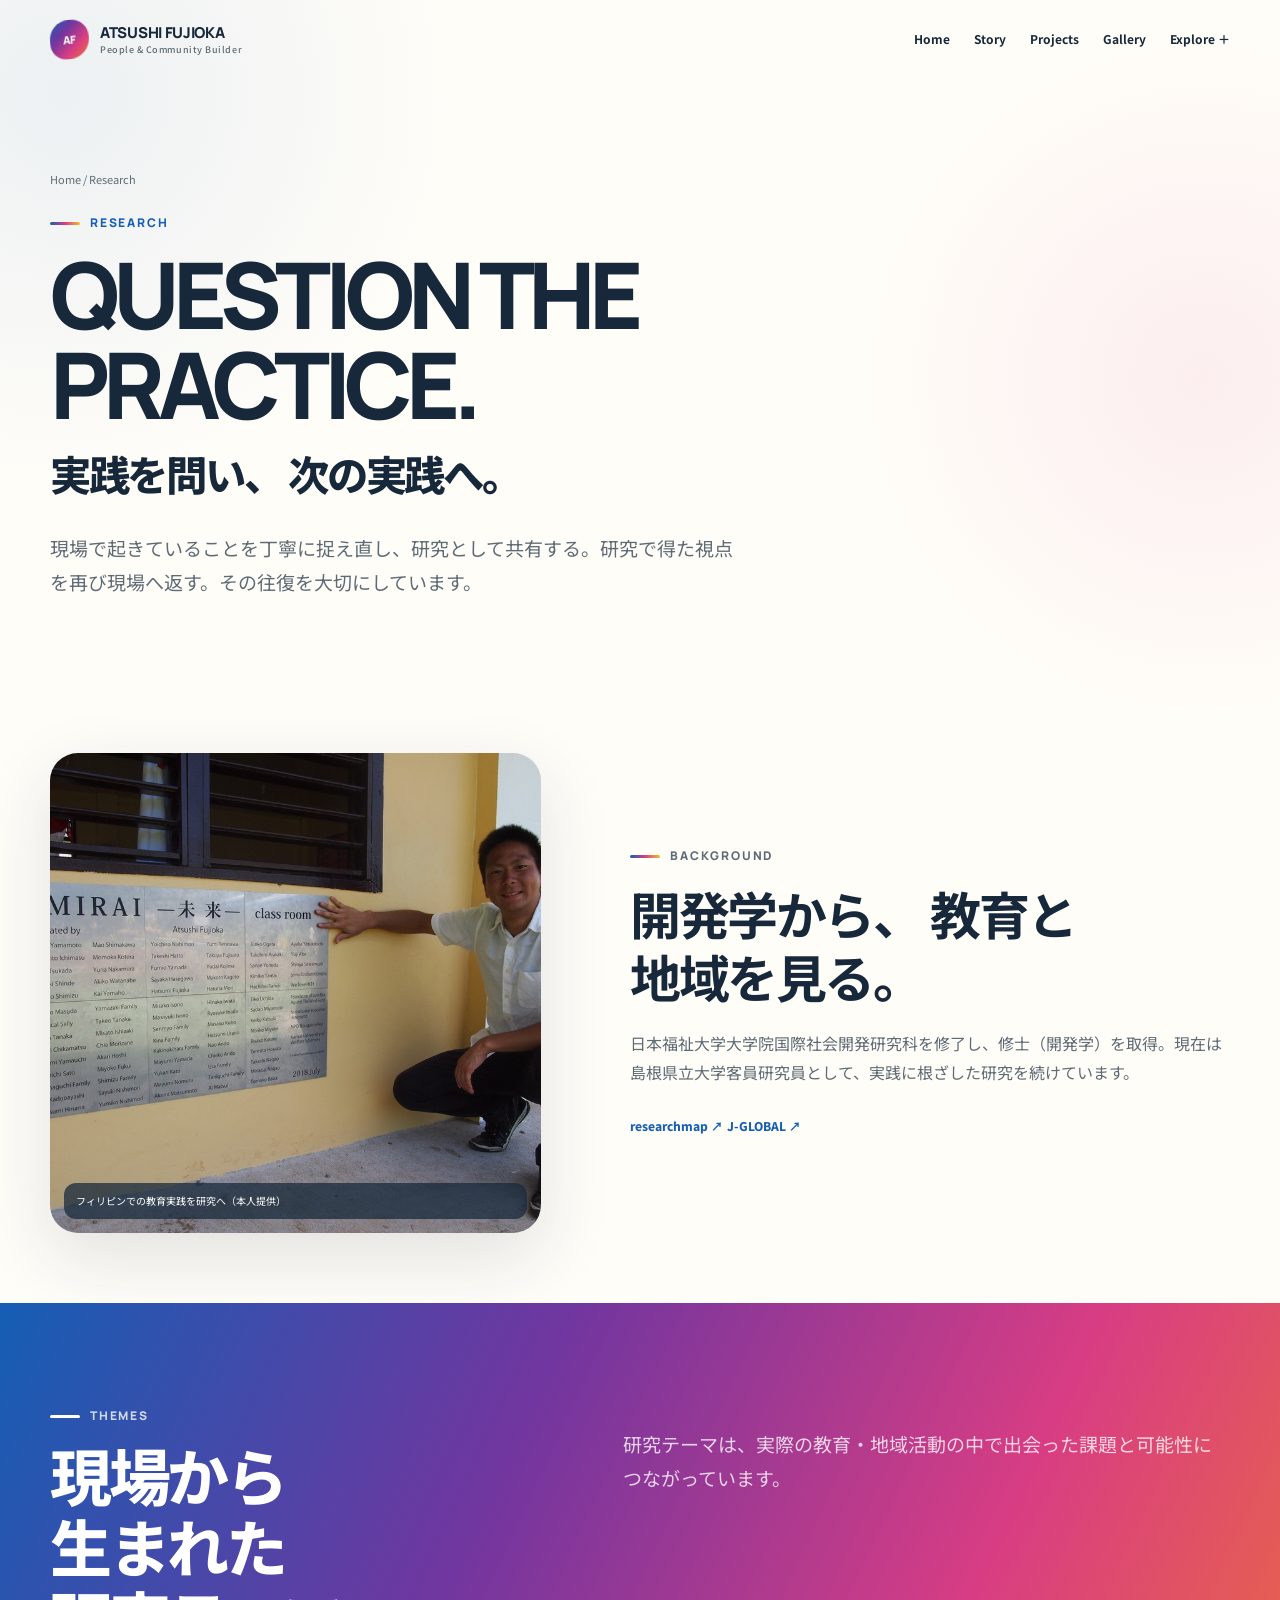
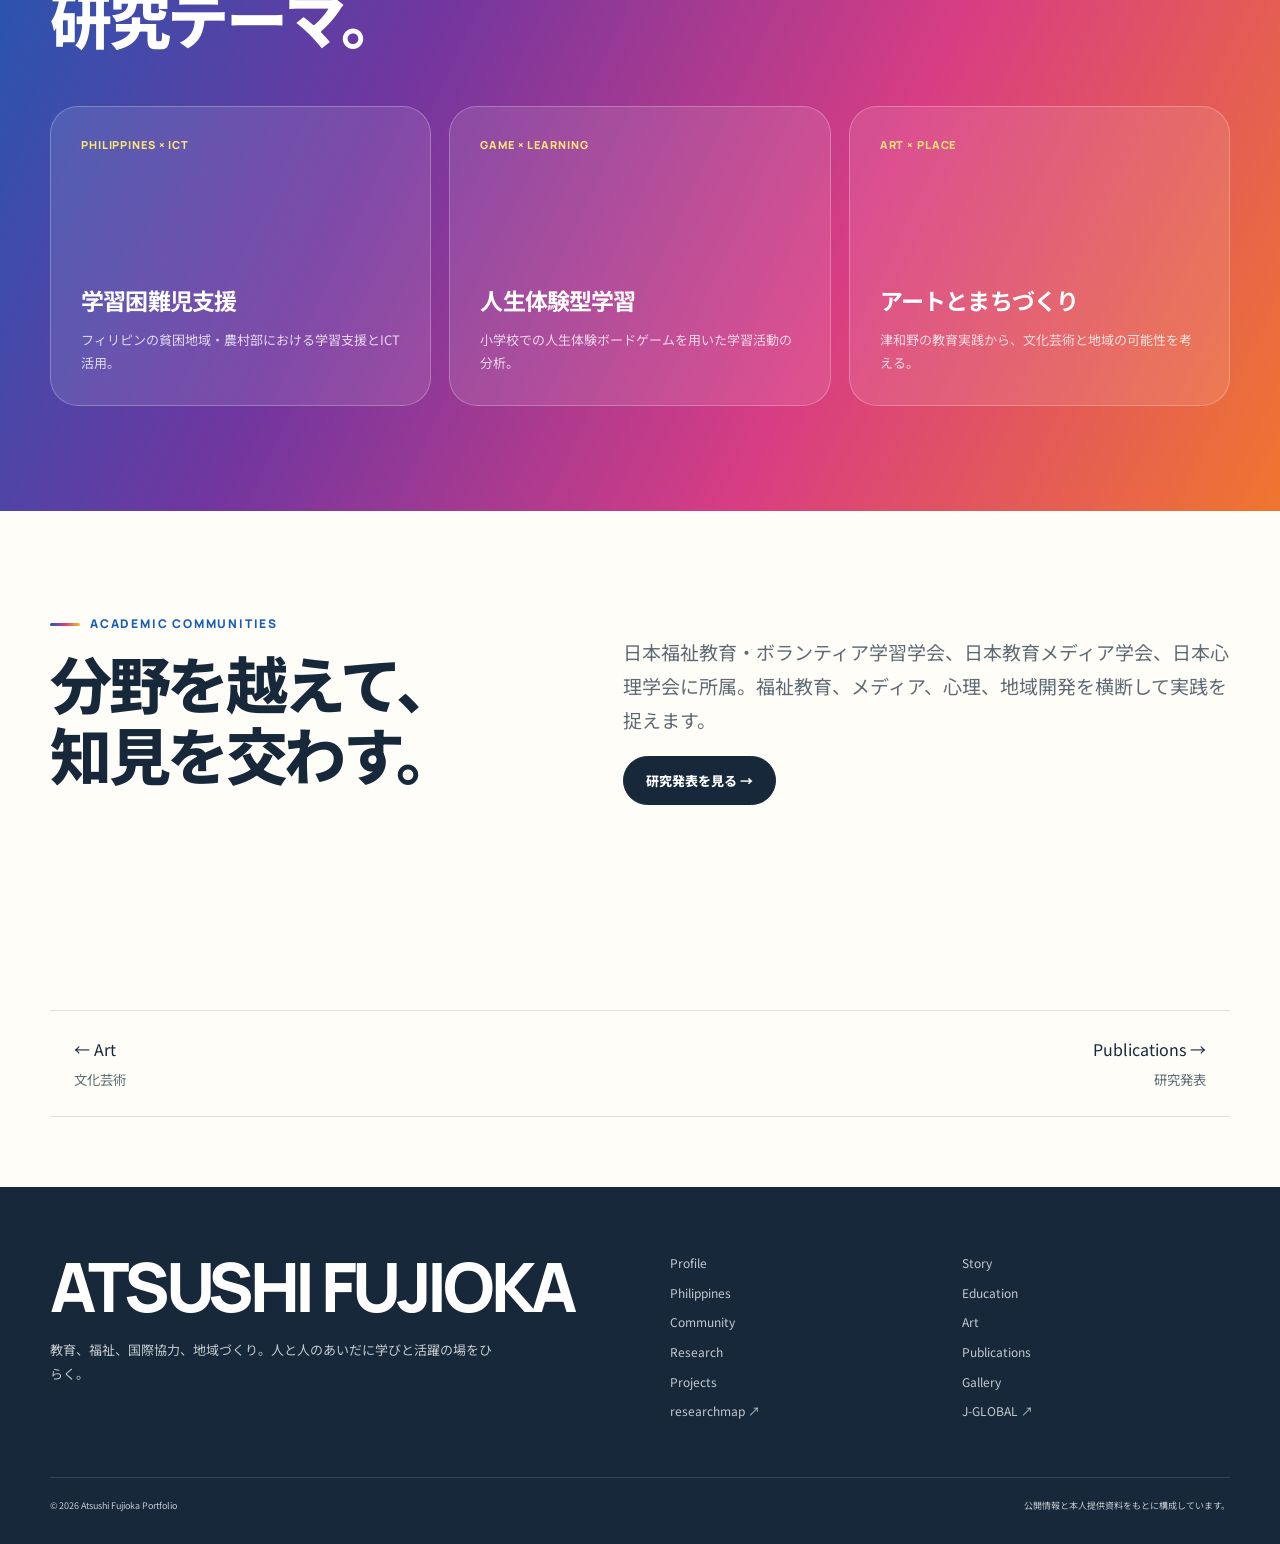
<file: research.html>
<!doctype html><html lang="ja"><head>
  <meta charset="utf-8"><meta name="viewport" content="width=device-width,initial-scale=1"><meta name="description" content="藤岡篤司の研究領域。開発学、フィリピンの学習困難児支援、ICT、体験型学習、アートとまちづくり。">
  <meta property="og:title" content="Research | 藤岡篤司"><meta property="og:image" content="assets/images/mirai-classroom-plaque.jpg"><title>Research | 藤岡篤司</title>
  <link rel="preconnect" href="https://fonts.googleapis.com"><link rel="preconnect" href="https://fonts.gstatic.com" crossorigin><link href="https://fonts.googleapis.com/css2?family=Manrope:wght@500;700;800&family=Noto+Sans+JP:wght@400;500;700;900&display=swap" rel="stylesheet"><link rel="stylesheet" href="styles.css"><script src="script.js" defer></script>
</head><body><div data-site-header></div><main id="main">
  <section class="page-hero"><div class="container reveal"><p class="breadcrumb"><a href="index.html">Home</a> / Research</p><p class="eyebrow">Research</p><h1 class="display">QUESTION THE PRACTICE.<span class="jp">実践を問い、 次の実践へ。</span></h1><p class="lead">現場で起きていることを丁寧に捉え直し、研究として共有する。研究で得た視点を再び現場へ返す。その往復を大切にしています。</p></div></section>
  <section class="section-tight"><div class="container feature">
    <figure class="feature-media reveal"><img src="assets/images/mirai-classroom-plaque.jpg" alt="未来教室のプレートと藤岡篤司" width="1024" height="768"><figcaption>フィリピンでの教育実践を研究へ（本人提供）</figcaption></figure>
    <div class="feature-copy reveal"><p class="eyebrow">Background</p><h2>開発学から、 教育と地域を見る。</h2><p>日本福祉大学大学院国際社会開発研究科を修了し、修士（開発学）を取得。現在は島根県立大学客員研究員として、実践に根ざした研究を続けています。</p><a class="source-link" href="https://researchmap.jp/fujioka_atsushi" target="_blank" rel="noopener">researchmap ↗</a> <a class="source-link" href="https://jglobal.jst.go.jp/detail?JGLOBAL_ID=202401006218208820" target="_blank" rel="noopener">J-GLOBAL ↗</a></div>
  </div></section>
  <section class="section color-band"><div class="container"><div class="split"><div><p class="eyebrow">Themes</p><h2 class="section-title">現場から生まれた研究テーマ。</h2></div><p class="lead">研究テーマは、実際の教育・地域活動の中で出会った課題と可能性につながっています。</p></div><div class="cards">
    <article class="card"><span class="card-tag">PHILIPPINES × ICT</span><h3>学習困難児支援</h3><p>フィリピンの貧困地域・農村部における学習支援とICT活用。</p></article>
    <article class="card"><span class="card-tag">GAME × LEARNING</span><h3>人生体験型学習</h3><p>小学校での人生体験ボードゲームを用いた学習活動の分析。</p></article>
    <article class="card"><span class="card-tag">ART × PLACE</span><h3>アートとまちづくり</h3><p>津和野の教育実践から、文化芸術と地域の可能性を考える。</p></article>
  </div></div></section>
  <section class="section"><div class="container"><div class="split"><div class="reveal"><p class="eyebrow">Academic communities</p><h2 class="section-title">分野を越えて、知見を交わす。</h2></div><div class="reveal"><p class="lead">日本福祉教育・ボランティア学習学会、日本教育メディア学会、日本心理学会に所属。福祉教育、メディア、心理、地域開発を横断して実践を捉えます。</p><a class="button" href="publications.html">研究発表を見る →</a></div></div></section>
  <section class="section-tight"><div class="container page-nav"><a href="art.html">← Art <small>文化芸術</small></a><a href="publications.html">Publications → <small>研究発表</small></a></div></section>
</main><div data-site-footer></div></body></html>
</file>
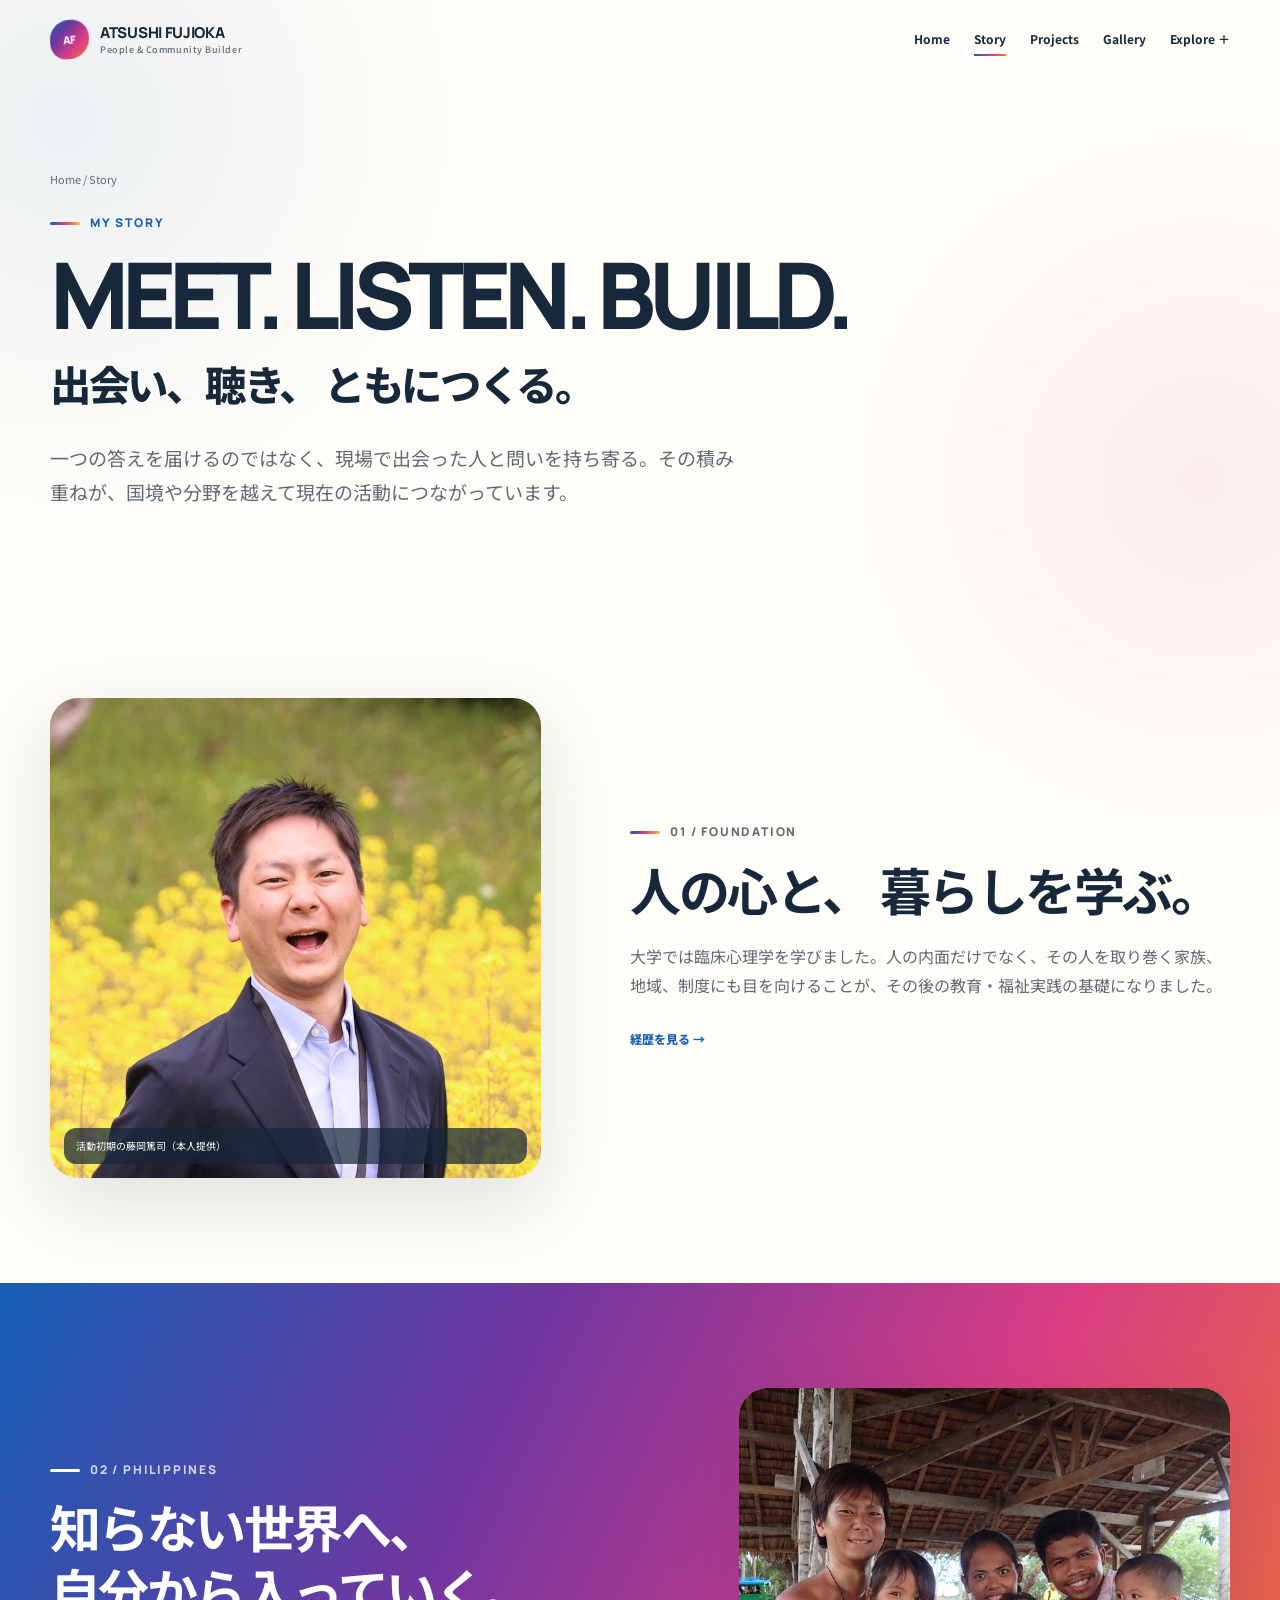
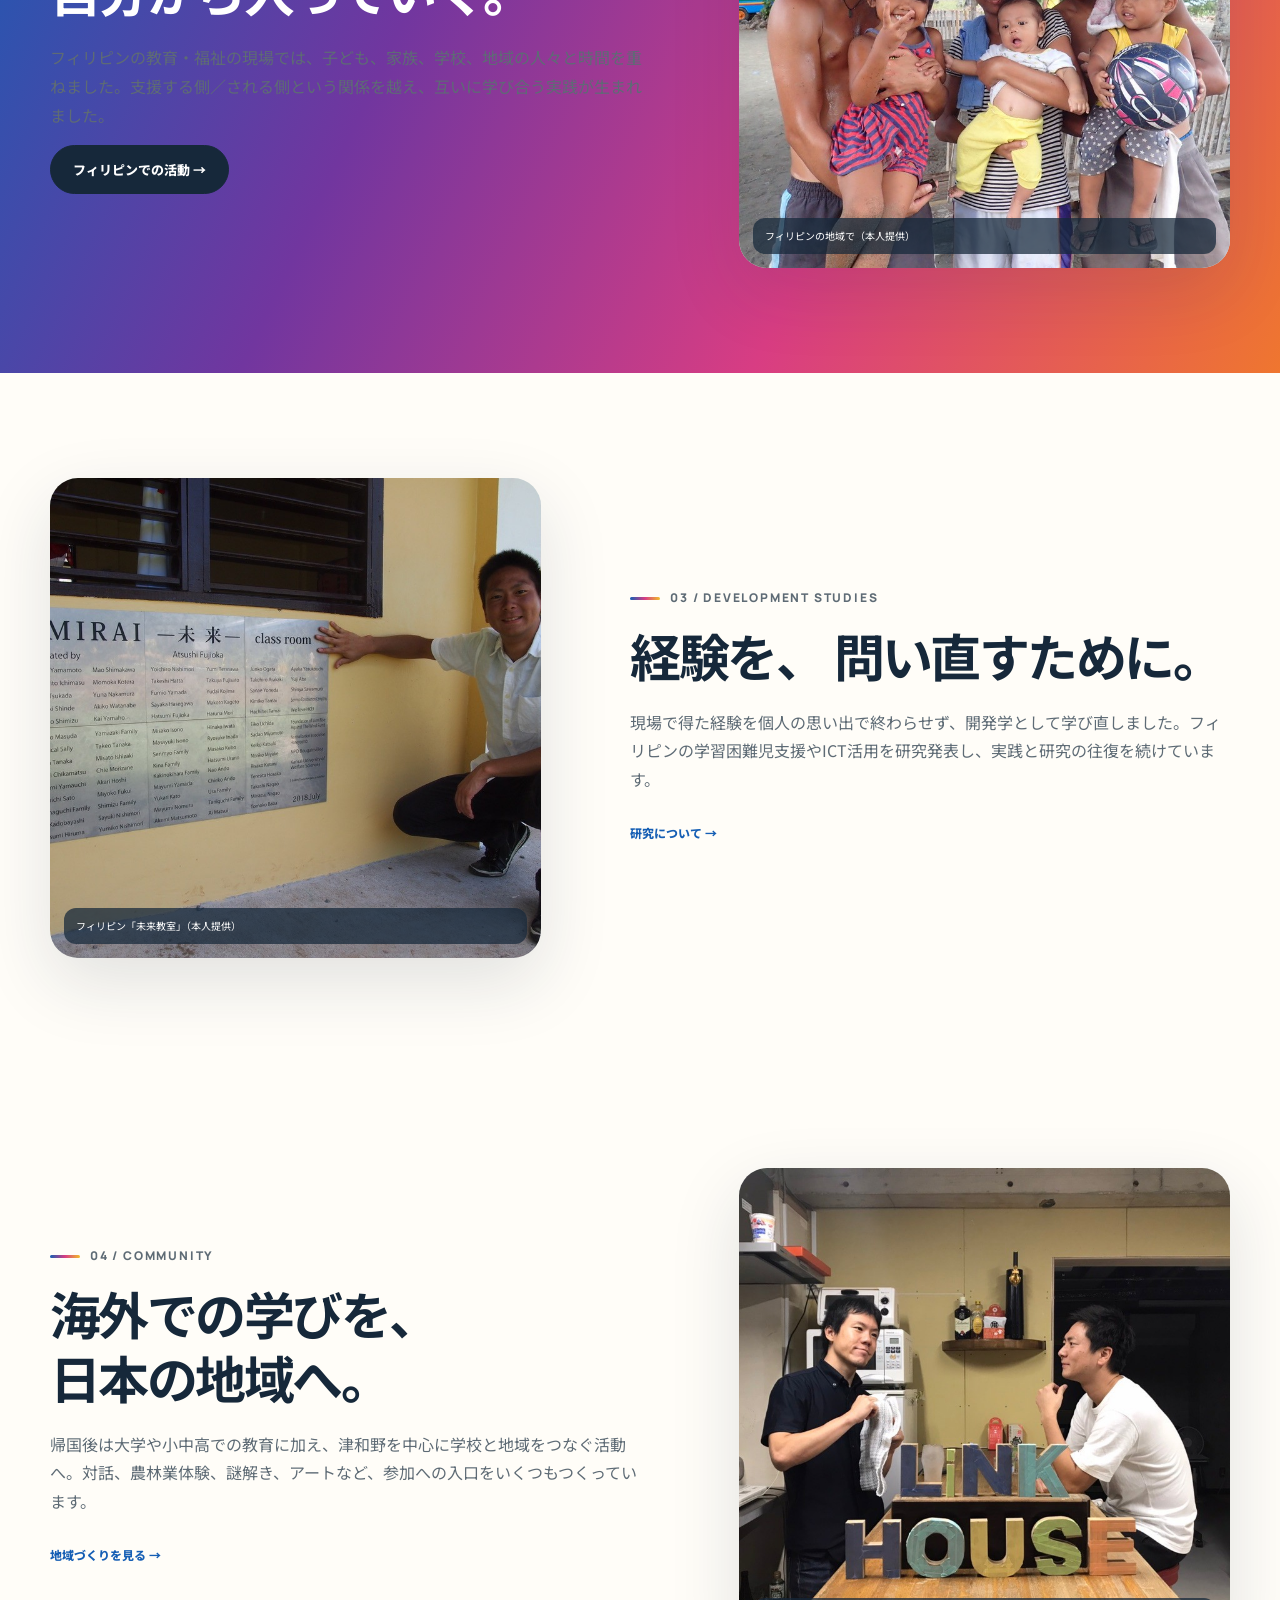
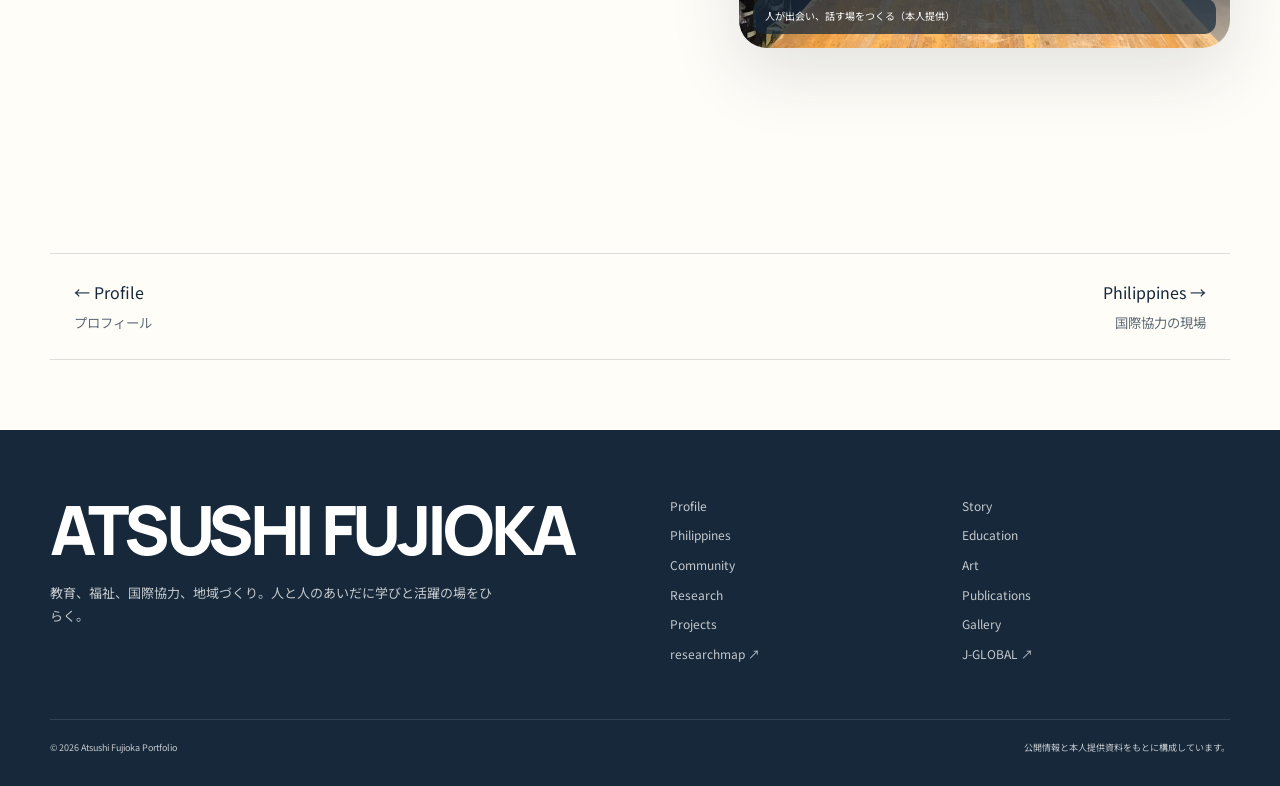
<file: story.html>
<!doctype html><html lang="ja"><head>
  <meta charset="utf-8"><meta name="viewport" content="width=device-width,initial-scale=1"><meta name="description" content="藤岡篤司の歩み。臨床心理学、フィリピンでの教育・福祉、開発学、そして日本での教育・地域づくりへ。">
  <meta property="og:title" content="Story | 藤岡篤司"><meta property="og:image" content="assets/images/philippines-family.jpg"><title>Story | 藤岡篤司</title>
  <link rel="preconnect" href="https://fonts.googleapis.com"><link rel="preconnect" href="https://fonts.gstatic.com" crossorigin><link href="https://fonts.googleapis.com/css2?family=Manrope:wght@500;700;800&family=Noto+Sans+JP:wght@400;500;700;900&display=swap" rel="stylesheet"><link rel="stylesheet" href="styles.css"><script src="script.js" defer></script>
</head><body><div data-site-header></div><main id="main">
  <section class="page-hero"><div class="container reveal"><p class="breadcrumb"><a href="index.html">Home</a> / Story</p><p class="eyebrow">My Story</p><h1 class="display">MEET. LISTEN. BUILD.<span class="jp">出会い、聴き、 ともにつくる。</span></h1><p class="lead">一つの答えを届けるのではなく、現場で出会った人と問いを持ち寄る。その積み重ねが、国境や分野を越えて現在の活動につながっています。</p></div></section>
  <section class="section"><div class="container feature">
    <figure class="feature-media reveal"><img src="assets/images/profile-field.jpg" alt="菜の花畑で笑う若き日の藤岡篤司" width="1024" height="682"><figcaption>活動初期の藤岡篤司（本人提供）</figcaption></figure>
    <div class="feature-copy reveal"><p class="eyebrow">01 / Foundation</p><h2>人の心と、 暮らしを学ぶ。</h2><p>大学では臨床心理学を学びました。人の内面だけでなく、その人を取り巻く家族、地域、制度にも目を向けることが、その後の教育・福祉実践の基礎になりました。</p><a class="source-link" href="profile.html">経歴を見る →</a></div>
  </div></section>
  <section class="section color-band"><div class="container feature reverse">
    <div class="feature-copy reveal"><p class="eyebrow">02 / Philippines</p><h2>知らない世界へ、 自分から入っていく。</h2><p>フィリピンの教育・福祉の現場では、子ども、家族、学校、地域の人々と時間を重ねました。支援する側／される側という関係を越え、互いに学び合う実践が生まれました。</p><a class="button" href="philippines.html">フィリピンでの活動 →</a></div>
    <figure class="feature-media reveal"><img src="assets/images/philippines-family.jpg" alt="フィリピンの家族と一緒に写る藤岡篤司" width="1024" height="768" loading="lazy"><figcaption>フィリピンの地域で（本人提供）</figcaption></figure>
  </div></section>
  <section class="section"><div class="container feature">
    <figure class="feature-media reveal"><img src="assets/images/mirai-classroom-plaque.jpg" alt="未来教室の寄贈者名が刻まれたプレートを示す藤岡篤司" width="1024" height="768" loading="lazy"><figcaption>フィリピン「未来教室」（本人提供）</figcaption></figure>
    <div class="feature-copy reveal"><p class="eyebrow">03 / Development Studies</p><h2>経験を、 問い直すために。</h2><p>現場で得た経験を個人の思い出で終わらせず、開発学として学び直しました。フィリピンの学習困難児支援やICT活用を研究発表し、実践と研究の往復を続けています。</p><a class="source-link" href="research.html">研究について →</a></div>
  </div></section>
  <section class="section"><div class="container feature reverse">
    <div class="feature-copy reveal"><p class="eyebrow">04 / Community</p><h2>海外での学びを、 日本の地域へ。</h2><p>帰国後は大学や小中高での教育に加え、津和野を中心に学校と地域をつなぐ活動へ。対話、農林業体験、謎解き、アートなど、参加への入口をいくつもつくっています。</p><a class="source-link" href="community.html">地域づくりを見る →</a></div>
    <figure class="feature-media reveal"><img src="assets/images/link-house.jpg" alt="LINK HOUSEの文字を前に対話する二人" width="1024" height="768" loading="lazy"><figcaption>人が出会い、話す場をつくる（本人提供）</figcaption></figure>
  </div></section>
  <section class="section-tight"><div class="container page-nav"><a href="profile.html">← Profile <small>プロフィール</small></a><a href="philippines.html">Philippines → <small>国際協力の現場</small></a></div></section>
</main><div data-site-footer></div></body></html>
</file>
<file: styles.css>
:root {
  --ink: #16283a;
  --muted: #5e6b75;
  --paper: #fffdf8;
  --white: #fff;
  --blue: #155eb4;
  --purple: #71369f;
  --pink: #d83d83;
  --orange: #ef762f;
  --yellow: #f1bd2a;
  --green: #368f62;
  --line: rgba(22, 40, 58, .14);
  --shadow: 0 24px 70px rgba(22, 40, 58, .13);
  --radius: 28px;
  --max: 1180px;
}

* { box-sizing: border-box; }
html { scroll-behavior: smooth; }
body {
  margin: 0;
  color: var(--ink);
  background:
    radial-gradient(circle at 5% 3%, rgba(21,94,180,.08), transparent 25rem),
    radial-gradient(circle at 94% 12%, rgba(216,61,131,.08), transparent 22rem),
    var(--paper);
  font-family: "Noto Sans JP", "Hiragino Kaku Gothic ProN", sans-serif;
  line-height: 1.8;
  overflow-wrap: break-word;
  overflow-x: clip;
  -webkit-font-smoothing: antialiased;
}
body.menu-open { overflow: hidden; }
a { color: inherit; text-decoration: none; }
img { display: block; max-width: 100%; }
button { font: inherit; }
.container { width: min(calc(100% - 40px), var(--max)); margin-inline: auto; }
.skip-link { position: fixed; top: 8px; left: 8px; z-index: 300; padding: 10px 16px; color: white; background: var(--ink); transform: translateY(-160%); }
.skip-link:focus { transform: none; }

.site-header { position: sticky; top: 0; z-index: 100; border-bottom: 1px solid transparent; transition: .25s; }
.site-header.scrolled { border-color: var(--line); background: rgba(255,253,248,.92); backdrop-filter: blur(18px); }
.nav { width: min(calc(100% - 40px), var(--max)); min-height: 78px; margin: auto; display: flex; align-items: center; justify-content: space-between; gap: 30px; }
.brand { display: flex; align-items: center; gap: 11px; font: 800 15px/1 "Manrope", sans-serif; letter-spacing: -.02em; }
.brand-mark { width: 39px; height: 39px; border-radius: 50% 44% 52% 40%; display: grid; place-items: center; color: white; background: linear-gradient(135deg,var(--blue),var(--purple),var(--pink),var(--orange)); font-size: 11px; transform: rotate(-5deg); }
.brand small { display: block; margin-top: 5px; color: var(--muted); font: 500 9px/1 "Noto Sans JP", sans-serif; letter-spacing: .06em; }
.nav-links { display: flex; align-items: center; gap: 24px; font-size: 12px; font-weight: 700; }
.nav-links > a, .menu-button { position: relative; border: 0; padding: 8px 0; color: inherit; background: none; cursor: pointer; }
.nav-links > a::after, .menu-button::after { content: ""; position: absolute; right: 100%; bottom: 2px; left: 0; height: 2px; background: linear-gradient(90deg,var(--blue),var(--pink),var(--orange)); transition: .2s; }
.nav-links > a:hover::after, .nav-links > a[aria-current="page"]::after, .menu-button:hover::after { right: 0; }
.menu-wrap { position: relative; }
.menu-button { font-weight: 700; }
.dropdown { position: absolute; top: calc(100% + 12px); right: 0; width: 560px; padding: 24px; border: 1px solid var(--line); border-radius: 24px; display: grid; grid-template-columns: repeat(2,1fr); gap: 5px 18px; background: rgba(255,255,255,.98); box-shadow: var(--shadow); opacity: 0; visibility: hidden; transform: translateY(-8px); transition: .2s; }
.menu-wrap:hover .dropdown, .menu-wrap:focus-within .dropdown { opacity: 1; visibility: visible; transform: none; }
.dropdown a { padding: 12px; border-radius: 12px; }
.dropdown a:hover, .dropdown a[aria-current="page"] { color: var(--blue); background: #f1f6fc; }
.nav-toggle { display: none; border: 0; background: none; padding: 8px; cursor: pointer; }
.nav-toggle span { display: block; width: 25px; height: 2px; margin: 5px; background: var(--ink); }

.hero { position: relative; padding: 68px 0 100px; overflow: hidden; }
.hero::before, .hero::after { content: ""; position: absolute; border-radius: 48% 52% 42% 58%; filter: blur(1px); pointer-events: none; }
.hero::before { top: 4%; right: -90px; width: 320px; height: 140px; background: linear-gradient(100deg,rgba(241,189,42,.42),rgba(239,118,47,.28),rgba(216,61,131,.2)); transform: rotate(-12deg); }
.hero::after { bottom: 7%; left: -100px; width: 280px; height: 100px; background: linear-gradient(100deg,rgba(21,94,180,.28),rgba(54,143,98,.22)); transform: rotate(13deg); }
.hero-grid { display: grid; grid-template-columns: 1.08fr .92fr; gap: clamp(42px,7vw,92px); align-items: center; }
.eyebrow { display: flex; align-items: center; gap: 10px; margin: 0 0 17px; color: var(--blue); font: 800 12px/1.4 "Manrope",sans-serif; letter-spacing: .15em; text-transform: uppercase; }
.eyebrow::before { content: ""; width: 30px; height: 3px; border-radius: 9px; background: linear-gradient(90deg,var(--blue),var(--pink),var(--yellow)); }
.display { margin: 0; max-width: 900px; font: 800 clamp(49px,8vw,105px)/.98 "Manrope","Noto Sans JP",sans-serif; letter-spacing: -.075em; overflow-wrap: anywhere; text-wrap: balance; }
.display .jp { display: block; max-width: 18em; margin-top: 20px; font-size: .45em; line-height: 1.3; letter-spacing: -.055em; overflow-wrap: normal; word-break: auto-phrase; text-wrap: balance; }
.lead { max-width: 700px; color: var(--muted); font-size: clamp(16px,1.7vw,19px); }
.hero-copy .lead { margin: 30px 0; }
.hero-actions { display: flex; flex-wrap: wrap; gap: 12px; }
.button { display: inline-flex; align-items: center; justify-content: center; gap: 9px; min-height: 49px; padding: 0 22px; border: 1px solid var(--ink); border-radius: 999px; color: white; background: var(--ink); font-size: 13px; font-weight: 800; transition: .2s; }
.button:hover { transform: translateY(-2px); box-shadow: 0 12px 30px rgba(22,40,58,.18); }
.button-light { color: var(--ink); background: transparent; }
.portrait { position: relative; min-height: 590px; margin: 0; border-radius: 48% 48% 28px 28px; overflow: hidden; background: #edf5f1; box-shadow: var(--shadow); }
.portrait img { position: absolute; inset: 0; width: 100%; height: 100%; object-fit: cover; object-position: center 25%; }
.portrait::after { content: ""; position: absolute; inset: 0; background: linear-gradient(to top,rgba(22,40,58,.58),transparent 45%); }
.portrait figcaption { position: absolute; right: 22px; bottom: 22px; left: 22px; z-index: 2; padding: 18px; border: 1px solid rgba(255,255,255,.34); border-radius: 18px; color: white; background: rgba(22,40,58,.66); backdrop-filter: blur(10px); }
.portrait figcaption strong { display: block; font-size: 18px; }
.portrait figcaption span { font-size: 11px; opacity: .8; }

.proof-strip { border-block: 1px solid var(--line); }
.proof-grid { display: grid; grid-template-columns: repeat(4,1fr); }
.proof-item { min-height: 145px; padding: 27px; border-right: 1px solid var(--line); display: flex; flex-direction: column; justify-content: center; }
.proof-item:first-child { border-left: 1px solid var(--line); }
.proof-value { font: 800 clamp(21px,2.5vw,34px)/1.15 "Manrope","Noto Sans JP",sans-serif; letter-spacing: -.05em; }
.proof-label { margin-top: 10px; color: var(--muted); font-size: 11px; line-height: 1.55; }

.section { position: relative; padding: 105px 0; }
.section-tight { padding: 70px 0; }
.section-title { margin: 0; max-width: 800px; font: 800 clamp(34px,5vw,62px)/1.15 "Manrope","Noto Sans JP",sans-serif; letter-spacing: -.055em; word-break: auto-phrase; text-wrap: balance; }
.split { display: grid; grid-template-columns: .86fr 1.14fr; gap: 9vw; align-items: start; }
.cards { display: grid; grid-template-columns: repeat(3,1fr); gap: 18px; margin-top: 50px; }
.card { min-height: 300px; padding: 30px; border: 1px solid var(--line); border-radius: var(--radius); display: flex; flex-direction: column; background: rgba(255,255,255,.56); transition: .25s; }
a.card:hover { transform: translateY(-6px); background: white; box-shadow: 0 18px 50px rgba(22,40,58,.1); }
.card-tag { margin-bottom: auto; color: var(--pink); font: 800 11px "Manrope",sans-serif; letter-spacing: .08em; }
.card h3 { margin: 38px 0 12px; font-size: 23px; line-height: 1.35; letter-spacing: -.035em; word-break: auto-phrase; text-wrap: balance; }
.card p { margin: 0; color: var(--muted); font-size: 13px; }
.card .arrow { margin-top: 18px; color: var(--blue); font-weight: 800; }
.color-band { color: white; background: linear-gradient(115deg,var(--blue),var(--purple) 35%,var(--pink) 67%,var(--orange)); }
.color-band .eyebrow, .color-band .lead, .color-band .card p { color: rgba(255,255,255,.78); }
.color-band .eyebrow::before { background: white; }
.color-band .card { border-color: rgba(255,255,255,.25); background: rgba(255,255,255,.1); }
.color-band .card-tag { color: #ffe477; }

.page-hero { padding: 80px 0 65px; overflow: hidden; }
.page-hero .display { font-size: clamp(46px,7.5vw,92px); }
.page-hero .lead { margin-top: 28px; }
.breadcrumb { margin-bottom: 25px; color: var(--muted); font-size: 11px; }
.breadcrumb a:hover { color: var(--blue); }
.feature { display: grid; grid-template-columns: .9fr 1.1fr; gap: 7vw; align-items: center; }
.feature.reverse { grid-template-columns: 1.1fr .9fr; }
.feature-media { position: relative; min-height: 480px; margin: 0; border-radius: 28px; overflow: hidden; background: #eaf1ef; box-shadow: var(--shadow); }
.feature-media img { position: absolute; inset: 0; width: 100%; height: 100%; object-fit: cover; }
.feature-media figcaption { position: absolute; right: 14px; bottom: 14px; left: 14px; padding: 9px 12px; border-radius: 12px; color: white; background: rgba(22,40,58,.72); font-size: 10px; }
.feature-copy h2 { margin: 0 0 20px; font-size: clamp(31px,4vw,51px); line-height: 1.25; letter-spacing: -.05em; word-break: auto-phrase; text-wrap: balance; }
.feature-copy p { color: var(--muted); }
.source-link { display: inline-flex; max-width: 100%; gap: 7px; align-items: center; margin-top: 12px; color: var(--blue); font-size: 12px; font-weight: 800; overflow-wrap: anywhere; }
.source-link:hover { text-decoration: underline; }

.timeline { margin-top: 55px; border-top: 1px solid var(--line); }
.timeline-row { display: grid; grid-template-columns: 120px 1fr; gap: 38px; padding: 30px 0; border-bottom: 1px solid var(--line); }
.timeline-year { color: var(--pink); font: 800 13px "Manrope",sans-serif; }
.timeline-row h3 { margin: 0 0 8px; font-size: 20px; }
.timeline-row p { margin: 0; color: var(--muted); }
.link-list { margin-top: 45px; border-top: 1px solid var(--line); }
.link-list a { min-height: 104px; padding: 18px 0; border-bottom: 1px solid var(--line); display: grid; grid-template-columns: 1fr auto; align-items: center; gap: 20px; transition: .2s; }
.link-list a:hover { padding-inline: 12px; color: var(--blue); }
.link-list strong { display: block; font-size: clamp(19px,2.5vw,30px); letter-spacing: -.03em; }
.link-list small { color: var(--muted); }
.page-nav { display: grid; grid-template-columns: repeat(2,1fr); margin-top: 30px; border-top: 1px solid var(--line); }
.page-nav a { padding: 24px; border-bottom: 1px solid var(--line); }
.page-nav a:last-child { text-align: right; }
.page-nav a:hover { color: var(--blue); }
.page-nav small { display: block; margin-top: 4px; color: var(--muted); }

.gallery { columns: 3 300px; column-gap: 18px; margin-top: 44px; }
.gallery figure { break-inside: avoid; margin: 0 0 18px; border-radius: 20px; overflow: hidden; background: white; box-shadow: 0 12px 36px rgba(22,40,58,.1); }
.gallery img { width: 100%; height: auto; }
.gallery figcaption { padding: 14px 16px 17px; color: var(--muted); font-size: 11px; }
.publication { padding: 28px 0; border-top: 1px solid var(--line); display: grid; grid-template-columns: 90px 1fr; gap: 30px; }
.publication:last-child { border-bottom: 1px solid var(--line); }
.publication time { color: var(--pink); font: 800 13px "Manrope",sans-serif; }
.publication h3 { margin: 0 0 8px; font-size: 19px; }
.publication p { margin: 0; color: var(--muted); font-size: 13px; }
.notice { padding: 24px; border-left: 4px solid var(--yellow); border-radius: 0 18px 18px 0; color: var(--muted); background: rgba(241,189,42,.11); font-size: 13px; }

.career-map { margin-top: 52px; }
.career-map-stage {
  position: relative;
  min-height: 620px;
  border: 1px solid var(--line);
  border-radius: 36px;
  overflow: hidden;
  background:
    radial-gradient(circle at 50% 50%, rgba(241,189,42,.16), transparent 25%),
    radial-gradient(circle at 15% 20%, rgba(21,94,180,.08), transparent 22%),
    radial-gradient(circle at 85% 75%, rgba(216,61,131,.09), transparent 24%),
    rgba(255,255,255,.55);
}
.career-map-lines { position: absolute; inset: 0; width: 100%; height: 100%; pointer-events: none; }
.career-map-lines path { fill: none; stroke: url("#career-line-gradient"); stroke-width: 2.5; stroke-linecap: round; opacity: .48; }
.map-node {
  position: absolute;
  left: var(--x);
  top: var(--y);
  z-index: 2;
  width: clamp(112px,14vw,166px);
  min-height: 76px;
  padding: 13px 16px;
  border: 1px solid var(--line);
  border-radius: 22px;
  color: var(--ink);
  background: rgba(255,255,255,.94);
  box-shadow: 0 12px 36px rgba(22,40,58,.11);
  font-size: 12px;
  font-weight: 800;
  line-height: 1.45;
  text-align: center;
  cursor: pointer;
  transform: translate(-50%,-50%);
  transition: transform .2s, border-color .2s, box-shadow .2s, color .2s;
}
.map-node:hover,.map-node:focus-visible,.map-node[aria-pressed="true"] {
  border-color: var(--pink);
  color: var(--blue);
  box-shadow: 0 16px 44px rgba(21,94,180,.16);
  transform: translate(-50%,-50%) scale(1.04);
}
.map-node small { display: block; margin-top: 5px; color: var(--muted); font-size: 9px; font-weight: 500; }
.map-node-center {
  width: clamp(142px,17vw,198px);
  min-height: 112px;
  border: 0;
  border-radius: 50%;
  color: white;
  background: linear-gradient(135deg,var(--blue),var(--purple) 38%,var(--pink) 70%,var(--orange));
  box-shadow: 0 22px 60px rgba(113,54,159,.25);
  font-size: 17px;
}
.map-node-center small { color: rgba(255,255,255,.78); }
.map-node-center:hover,.map-node-center:focus-visible,.map-node-center[aria-pressed="true"] { color: white; }
.career-map-detail {
  min-height: 190px;
  margin: -28px 28px 0;
  padding: 34px;
  border: 1px solid var(--line);
  border-radius: 28px;
  position: relative;
  z-index: 4;
  display: grid;
  grid-template-columns: 150px 1fr auto;
  gap: 30px;
  align-items: center;
  background: white;
  box-shadow: var(--shadow);
}
.career-map-detail-meta { color: var(--pink); font: 800 12px/1.5 "Manrope","Noto Sans JP",sans-serif; letter-spacing: .07em; }
.career-map-detail h3 { margin: 0 0 8px; font-size: clamp(22px,3vw,34px); line-height: 1.25; letter-spacing: -.04em; text-wrap: balance; }
.career-map-detail p { margin: 0; color: var(--muted); font-size: 13px; }
.career-map-detail .button { white-space: nowrap; }

.site-footer { padding: 65px 0 30px; color: rgba(255,255,255,.75); background: var(--ink); }
.footer-grid { display: grid; grid-template-columns: 1fr 1fr; gap: 60px; }
.footer-name { margin: 0; color: white; font: 800 clamp(36px,6vw,68px)/1 "Manrope",sans-serif; letter-spacing: -.065em; overflow-wrap: anywhere; text-wrap: balance; }
.footer-tagline { max-width: 450px; margin-top: 18px; font-size: 13px; }
.footer-links { display: grid; grid-template-columns: repeat(2,1fr); gap: 8px 24px; font-size: 12px; }
.footer-links a:hover { color: #ffe477; }
.footer-bottom { margin-top: 55px; padding-top: 20px; border-top: 1px solid rgba(255,255,255,.12); display: flex; justify-content: space-between; gap: 20px; font-size: 9px; }
.reveal { opacity: 0; transform: translateY(22px); transition: opacity .65s,transform .65s; }
.reveal.visible { opacity: 1; transform: none; }

@media (max-width: 900px) {
  .nav-toggle { display: block; position: relative; z-index: 102; }
  .nav-links { position: fixed; inset: 0; z-index: 101; padding: 95px 28px 35px; flex-direction: column; align-items: flex-start; overflow-y: auto; color: var(--ink); background: var(--paper); transform: translateX(100%); transition: .25s; font-size: 20px; }
  .nav-links.open { transform: none; }
  .menu-wrap { width: 100%; }
  .menu-button { display: none; }
  .dropdown { position: static; width: 100%; padding: 5px 0; border: 0; grid-template-columns: 1fr; background: none; box-shadow: none; opacity: 1; visibility: visible; transform: none; font-size: 16px; }
  .dropdown a { padding: 8px 0; }
  .hero-grid,.split,.feature,.feature.reverse,.footer-grid { grid-template-columns: 1fr; }
  .hero-grid { gap: 48px; }
  .portrait { min-height: 530px; }
  .proof-grid { grid-template-columns: repeat(2,1fr); }
  .proof-item:nth-child(3) { border-left: 1px solid var(--line); }
  .cards { grid-template-columns: 1fr; }
  .card { min-height: 230px; }
  .feature.reverse .feature-media { order: 0; }
  .feature.reverse .feature-copy { order: 1; }
  .career-map-detail { grid-template-columns: 110px 1fr; }
  .career-map-detail .button { grid-column: 1 / -1; justify-self: start; }
}
@media (max-width: 560px) {
  .container,.nav { width: min(calc(100% - 28px),var(--max)); }
  .nav { min-height: 68px; }
  .brand { max-width: calc(100vw - 92px); font-size: 12px; }
  .brand-mark { flex: 0 0 36px; width: 36px; height: 36px; }
  .brand small { display: none; }
  .hero { padding-top: 42px; }
  .display,.page-hero .display { font-size: clamp(36px,12vw,51px); line-height: 1.02; letter-spacing: -.065em; }
  .display .jp { max-width: none; font-size: .5em; line-height: 1.38; letter-spacing: -.04em; }
  .hero-actions { flex-direction: column; align-items: stretch; }
  .portrait { min-height: 0; aspect-ratio: 4 / 5; border-radius: 42% 42% 22px 22px; }
  .portrait figcaption { right: 12px; bottom: 12px; left: 12px; padding: 14px; }
  .proof-grid { grid-template-columns: 1fr; }
  .proof-item,.proof-item:nth-child(3) { min-height: 0; padding: 20px 18px; border-left: 1px solid var(--line); }
  .proof-value { font-size: clamp(23px,8vw,31px); }
  .section { padding: 78px 0; }
  .section-tight { padding: 54px 0; }
  .section-title { font-size: clamp(31px,10vw,43px); }
  .feature-media { min-height: 0; aspect-ratio: 4 / 3; }
  .feature-copy h2 { font-size: clamp(29px,9vw,40px); }
  .cards { margin-top: 36px; }
  .card { min-height: 0; padding: 24px; }
  .card h3 { margin-top: 28px; }
  .timeline-row,.publication { grid-template-columns: 1fr; gap: 8px; }
  .page-nav { grid-template-columns: 1fr; }
  .page-nav a:last-child { text-align: left; }
  .link-list a { min-height: 86px; }
  .gallery { columns: 1; }
  .career-map { margin-top: 36px; }
  .career-map-stage { min-height: 0; padding: 22px; border-radius: 26px; display: grid; gap: 12px; }
  .career-map-lines { display: none; }
  .map-node,.map-node-center {
    position: relative;
    top: auto;
    left: auto;
    width: 100%;
    min-height: 0;
    padding: 16px 18px;
    border-radius: 18px;
    text-align: left;
    transform: none;
  }
  .map-node:not(.map-node-center) { border-left: 4px solid var(--pink); }
  .map-node:hover,.map-node:focus-visible,.map-node[aria-pressed="true"],
  .map-node-center:hover,.map-node-center:focus-visible,.map-node-center[aria-pressed="true"] { transform: none; }
  .map-node-center { order: -1; border-radius: 18px; }
  .map-node small { display: inline; margin: 0 0 0 8px; }
  .career-map-detail { min-height: 0; margin: 16px 0 0; padding: 24px; border-radius: 22px; grid-template-columns: 1fr; gap: 10px; }
  .career-map-detail .button { grid-column: auto; width: 100%; margin-top: 8px; }
  .footer-links { grid-template-columns: 1fr; }
  .footer-bottom { flex-direction: column; }
}

@media (max-width: 360px) {
  .container,.nav { width: min(calc(100% - 22px),var(--max)); }
  .nav-links { padding-inline: 22px; }
  .display,.page-hero .display { font-size: clamp(33px,11.5vw,41px); }
  .button { width: 100%; padding-inline: 16px; }
}
@media (prefers-reduced-motion: reduce) {
  html { scroll-behavior: auto; }
  *,*::before,*::after { animation-duration: .01ms !important; transition-duration: .01ms !important; }
  .reveal { opacity: 1; transform: none; }
}
</file>
